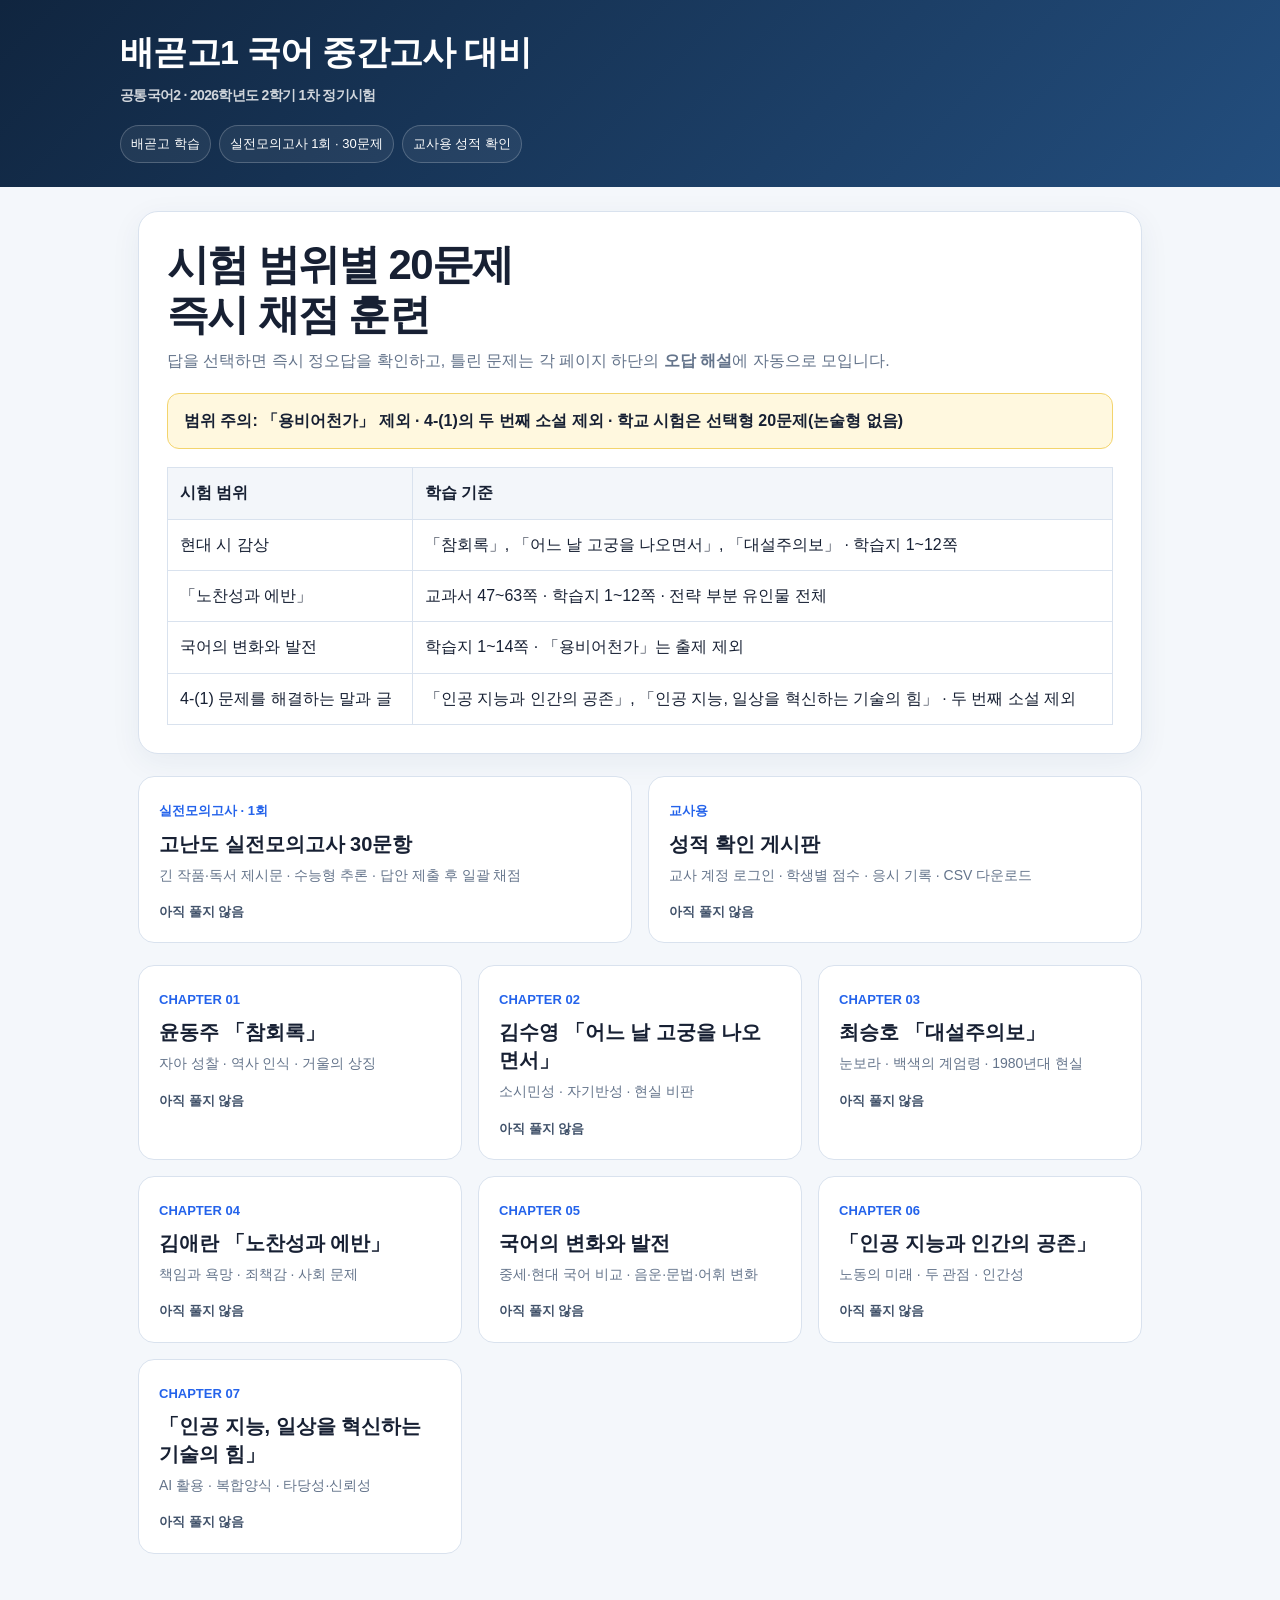
<file: 2026-2-midterm/index.html>
<!doctype html>
<html lang="ko">
<head><meta charset="utf-8"><meta name="viewport" content="width=device-width,initial-scale=1">
<title>배곧고1 2학기 1차 정기시험 대비</title><link rel="stylesheet" href="styles.css"></head>
<body>
<header class="site-header"><div class="header-inner">
  <div class="brand">배곧고1 국어 중간고사 대비<small>공통국어2 · 2026학년도 2학기 1차 정기시험</small></div><nav class="top-nav"><a href="index.html">배곧고 학습</a><a href="mock-1.html">실전모의고사 1회 · 30문제</a><a href="teacher.html">교사용 성적 확인</a></nav>
</div></header>
<main class="container">
  <section class="hero">
    <h1>시험 범위별 20문제<br>즉시 채점 훈련</h1>
    <p>답을 선택하면 즉시 정오답을 확인하고, 틀린 문제는 각 페이지 하단의 <b>오답 해설</b>에 자동으로 모입니다.</p>
    <div class="notice">범위 주의: <b>「용비어천가」 제외</b> · 4-(1)의 <b>두 번째 소설 제외</b> · 학교 시험은 선택형 20문제(논술형 없음)</div>
    <table class="range-table">
      <tr><th>시험 범위</th><th>학습 기준</th></tr>
      <tr><td>현대 시 감상</td><td>「참회록」, 「어느 날 고궁을 나오면서」, 「대설주의보」 · 학습지 1~12쪽</td></tr>
      <tr><td>「노찬성과 에반」</td><td>교과서 47~63쪽 · 학습지 1~12쪽 · 전략 부분 유인물 전체</td></tr>
      <tr><td>국어의 변화와 발전</td><td>학습지 1~14쪽 · 「용비어천가」는 출제 제외</td></tr>
      <tr><td>4-(1) 문제를 해결하는 말과 글</td><td>「인공 지능과 인간의 공존」, 「인공 지능, 일상을 혁신하는 기술의 힘」 · 두 번째 소설 제외</td></tr>
    </table>
  </section>
  <section class="grid" aria-label="실전모의고사">
    <a class="chapter-card" href="mock-1.html"><span class="chapter-no">실전모의고사 · 1회</span><h2>고난도 실전모의고사 30문항</h2><p>긴 작품·독서 제시문 · 수능형 추론 · 답안 제출 후 일괄 채점</p><div class="progress-mini">학생 이름을 적고 응시하기 →</div></a>
    <a class="chapter-card" href="teacher.html"><span class="chapter-no">교사용</span><h2>성적 확인 게시판</h2><p>교사 계정 로그인 · 학생별 점수 · 응시 기록 · CSV 다운로드</p><div class="progress-mini">승인된 교사만 열람 가능 →</div></a>
  </section><section class="grid" id="chapter-grid">
    <a class="chapter-card" data-id="chamhoerok" href="01-chamhoerok.html"><span class="chapter-no">CHAPTER 01</span><h2>윤동주 「참회록」</h2><p>자아 성찰 · 역사 인식 · 거울의 상징</p><div class="progress-mini"></div></a>
    <a class="chapter-card" data-id="gogung" href="02-gogung.html"><span class="chapter-no">CHAPTER 02</span><h2>김수영 「어느 날 고궁을 나오면서」</h2><p>소시민성 · 자기반성 · 현실 비판</p><div class="progress-mini"></div></a>
    <a class="chapter-card" data-id="daeseol" href="03-daeseol.html"><span class="chapter-no">CHAPTER 03</span><h2>최승호 「대설주의보」</h2><p>눈보라 · 백색의 계엄령 · 1980년대 현실</p><div class="progress-mini"></div></a>
    <a class="chapter-card" data-id="evan" href="04-evan.html"><span class="chapter-no">CHAPTER 04</span><h2>김애란 「노찬성과 에반」</h2><p>책임과 욕망 · 죄책감 · 사회 문제</p><div class="progress-mini"></div></a>
    <a class="chapter-card" data-id="language" href="05-language.html"><span class="chapter-no">CHAPTER 05</span><h2>국어의 변화와 발전</h2><p>중세·현대 국어 비교 · 음운·문법·어휘 변화</p><div class="progress-mini"></div></a>
    <a class="chapter-card" data-id="aicoexist" href="06-ai-coexist.html"><span class="chapter-no">CHAPTER 06</span><h2>「인공 지능과 인간의 공존」</h2><p>노동의 미래 · 두 관점 · 인간성</p><div class="progress-mini"></div></a>
    <a class="chapter-card" data-id="aiinnovation" href="07-ai-innovation.html"><span class="chapter-no">CHAPTER 07</span><h2>「인공 지능, 일상을 혁신하는 기술의 힘」</h2><p>AI 활용 · 복합양식 · 타당성·신뢰성</p><div class="progress-mini"></div></a>
  </section>
</main>

<script>
document.querySelectorAll(".chapter-card").forEach(card=>{
 const id=card.dataset.id, s=JSON.parse(localStorage.getItem("baegot2026mid:"+id)||"{}");
 const n=Object.keys(s).length; card.querySelector(".progress-mini").textContent=n?("풀이 기록 "+n+"/20"):"아직 풀지 않음";
});
</script>
</body></html>
</file>
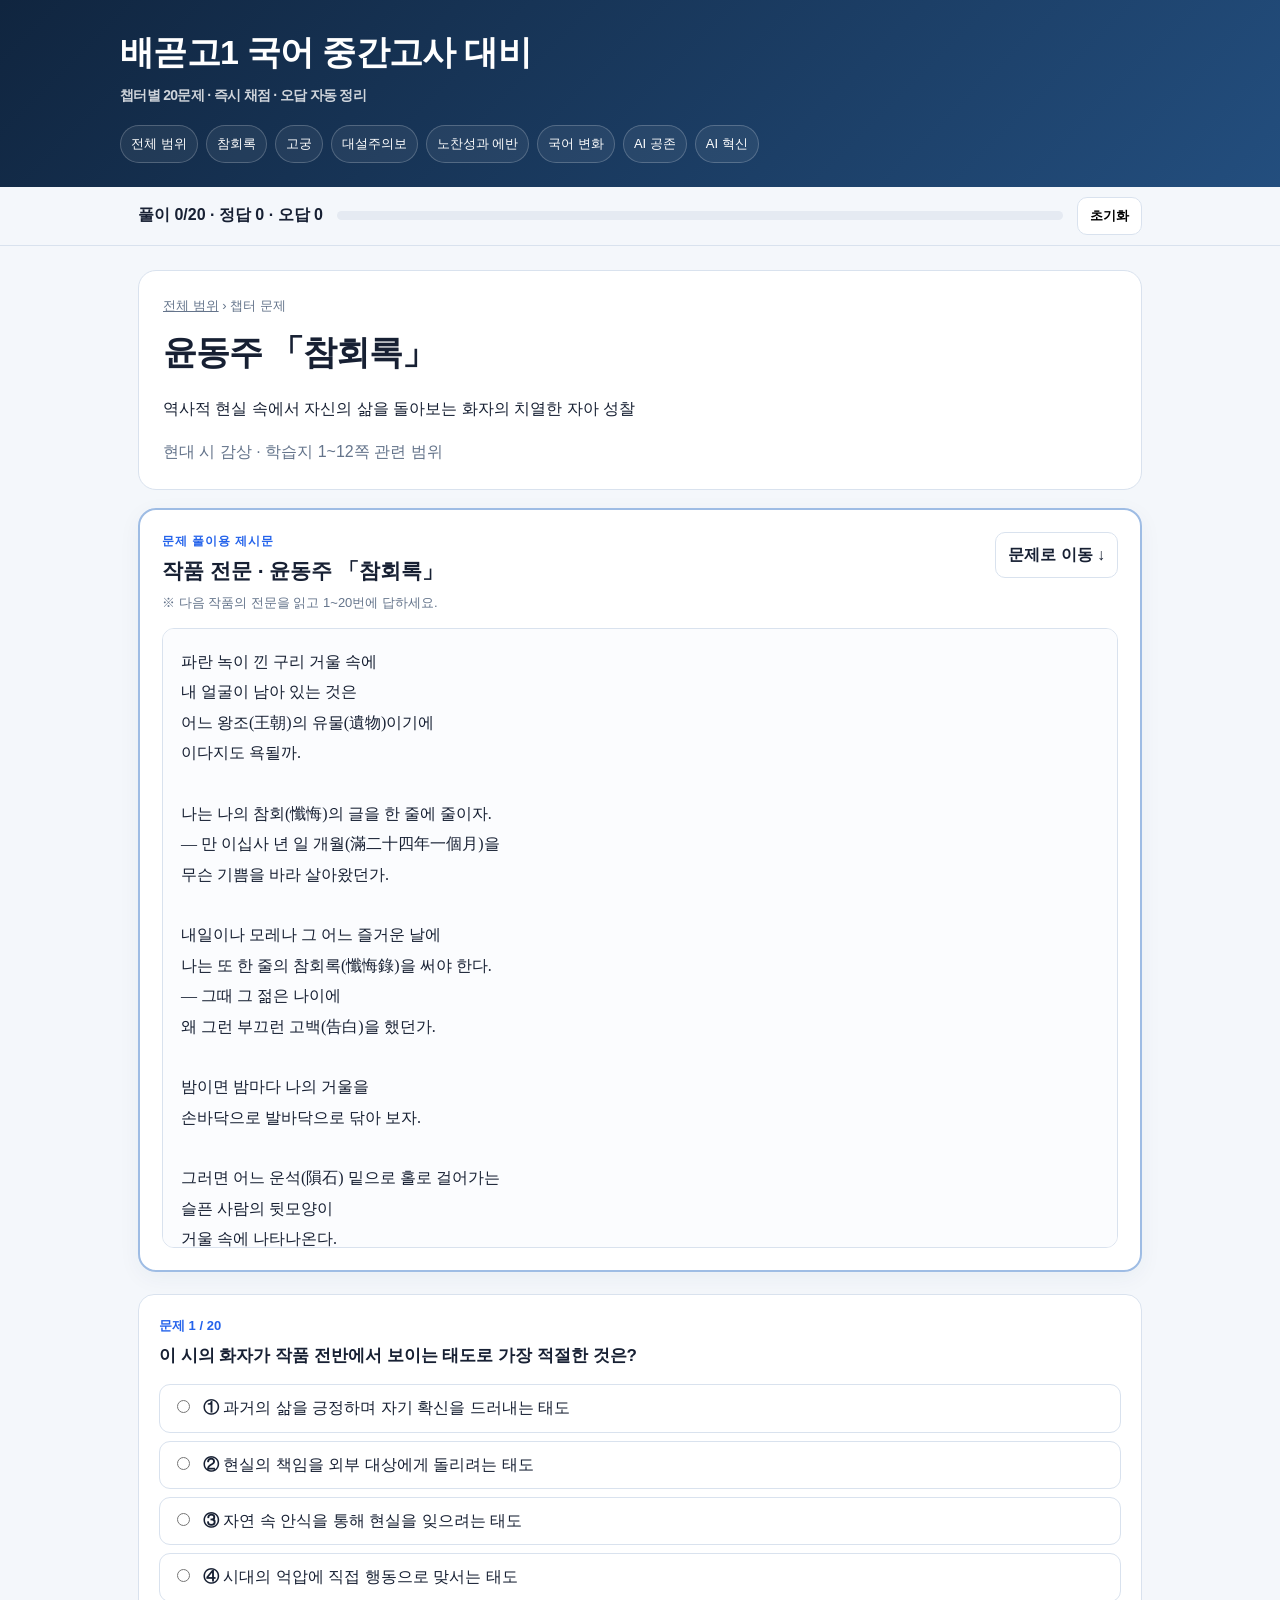
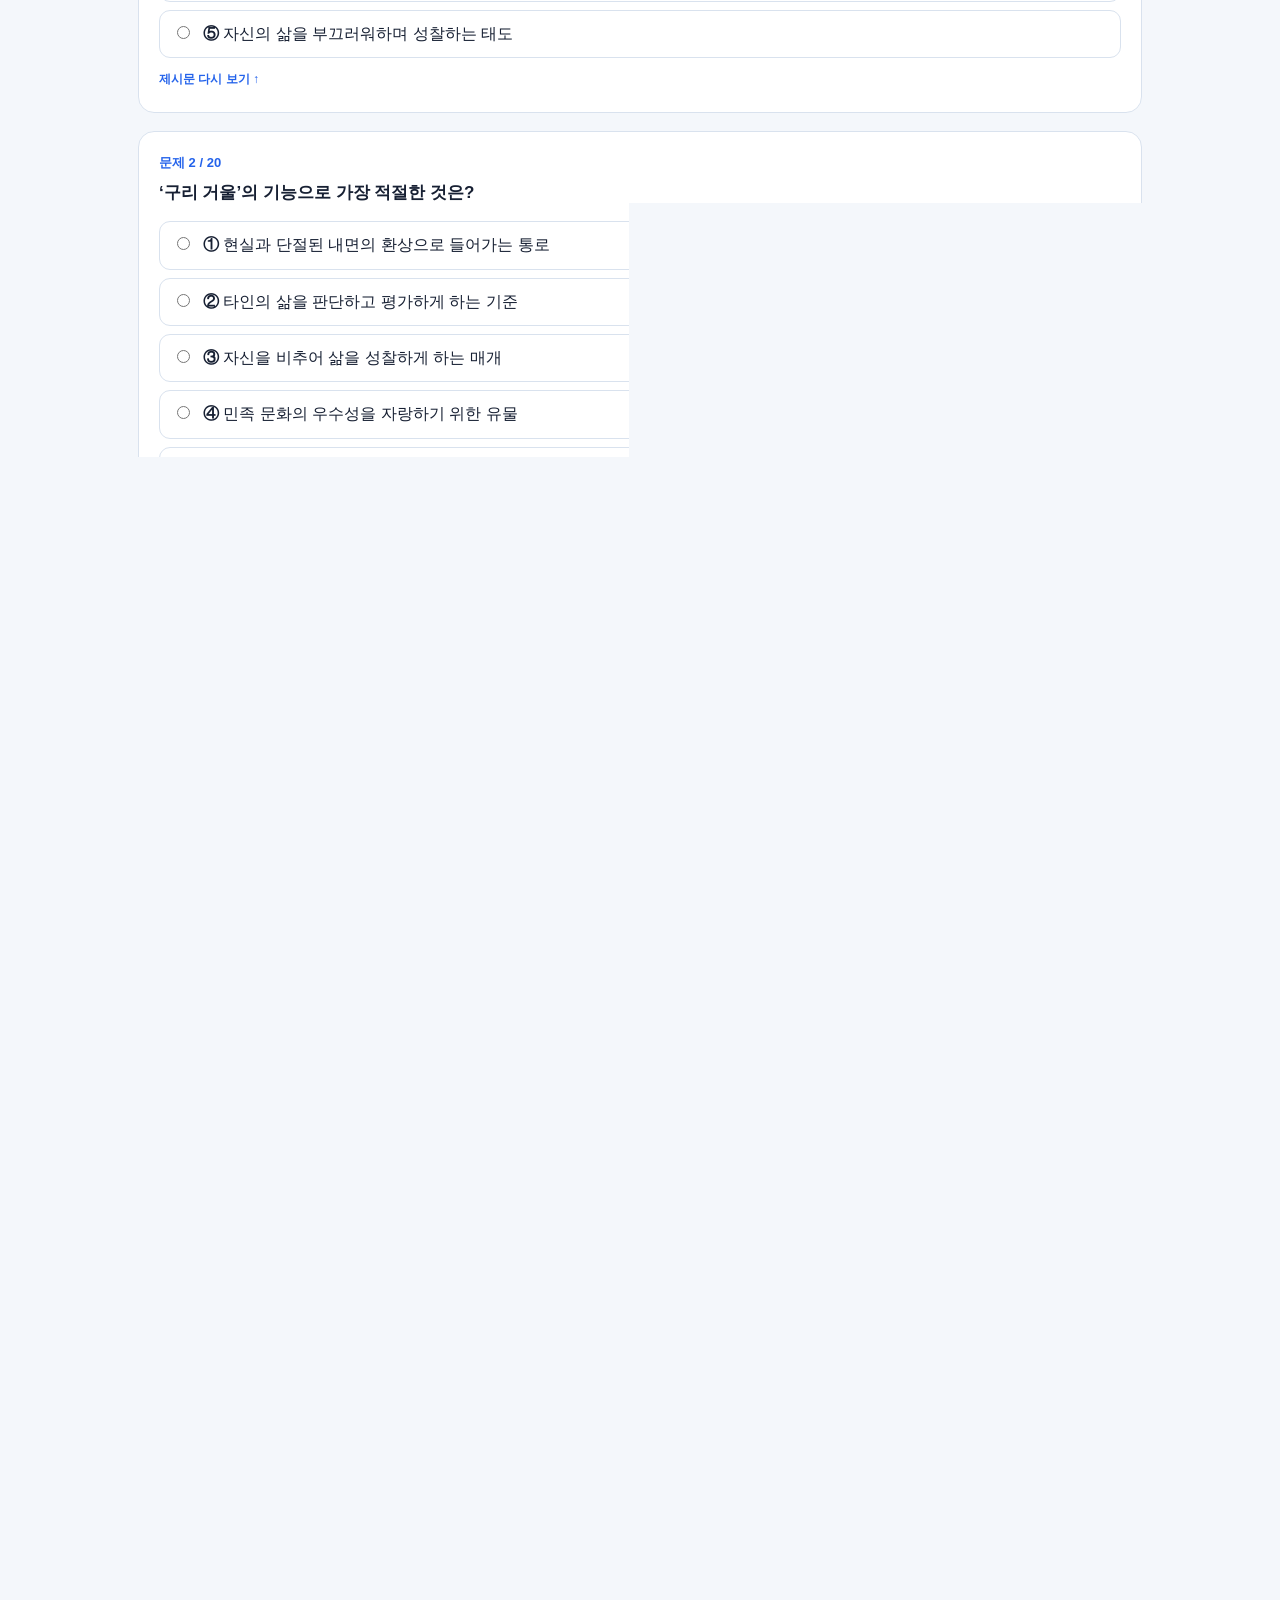
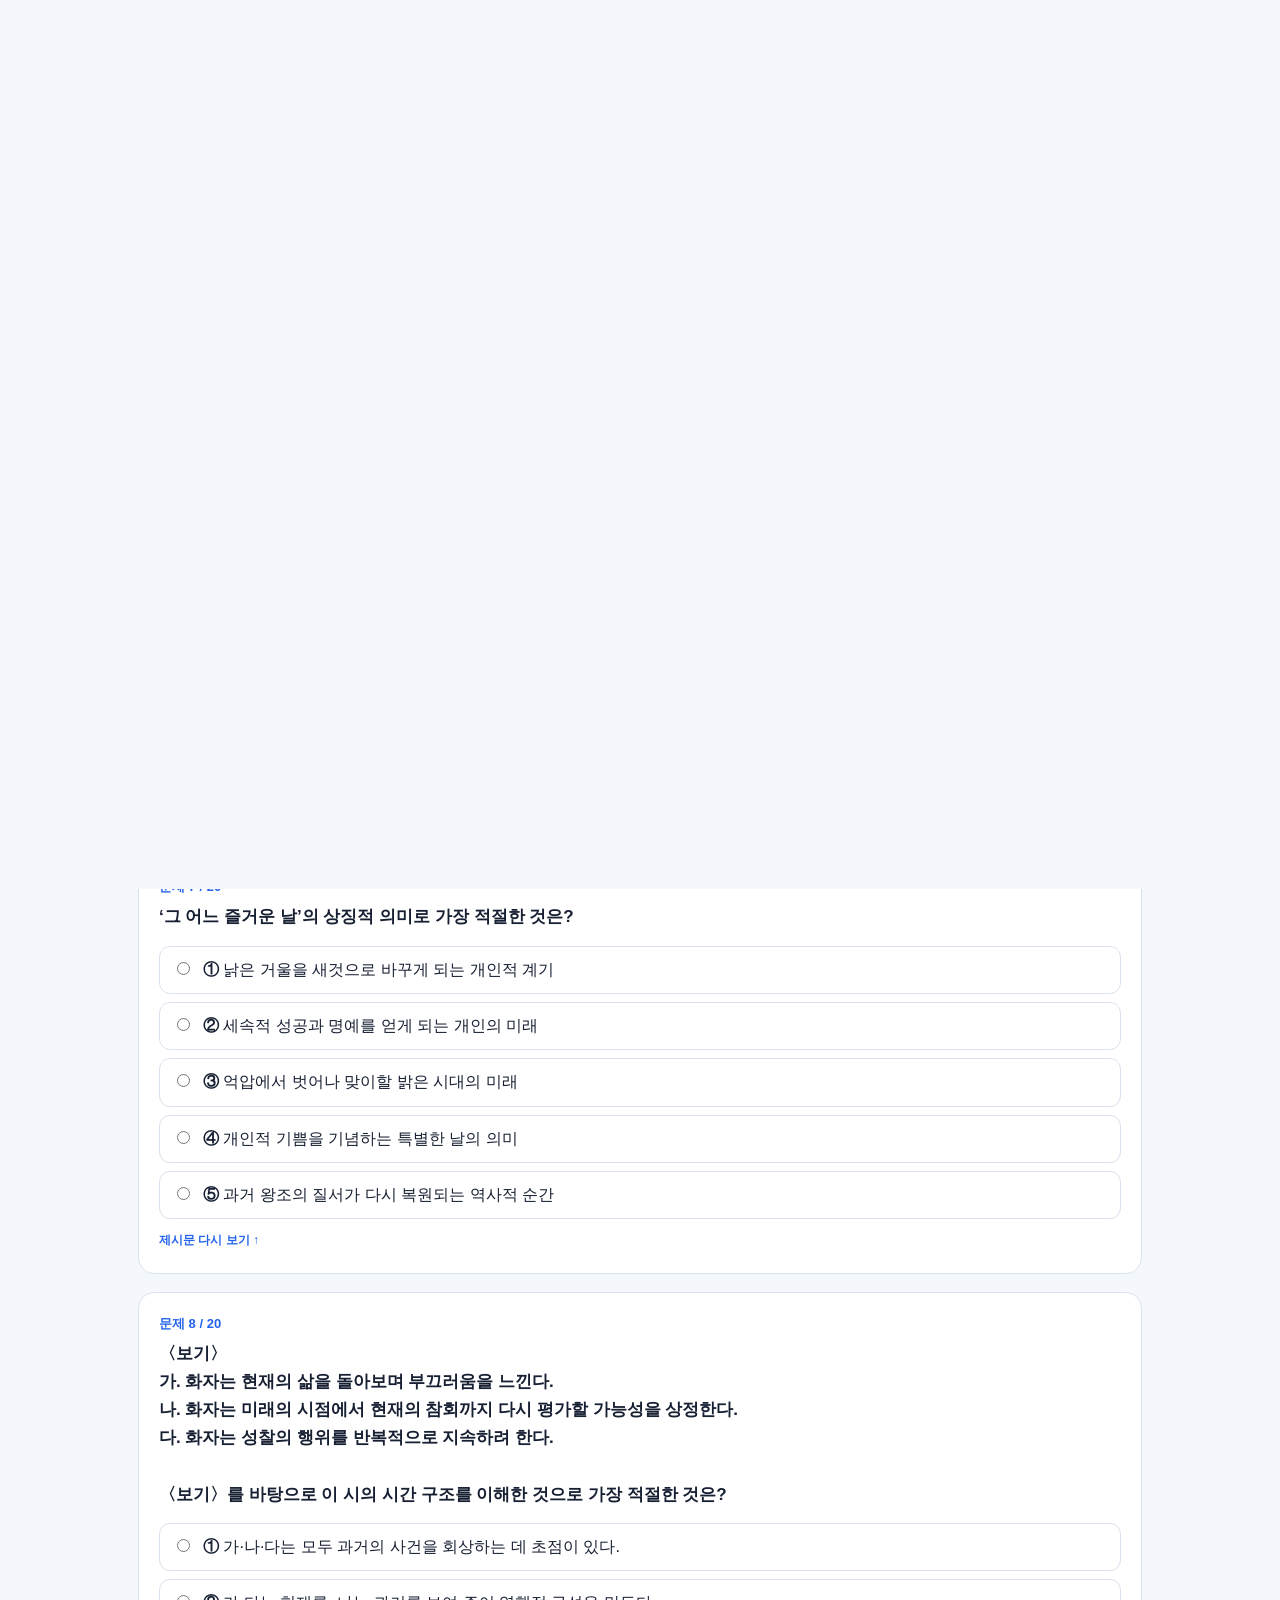
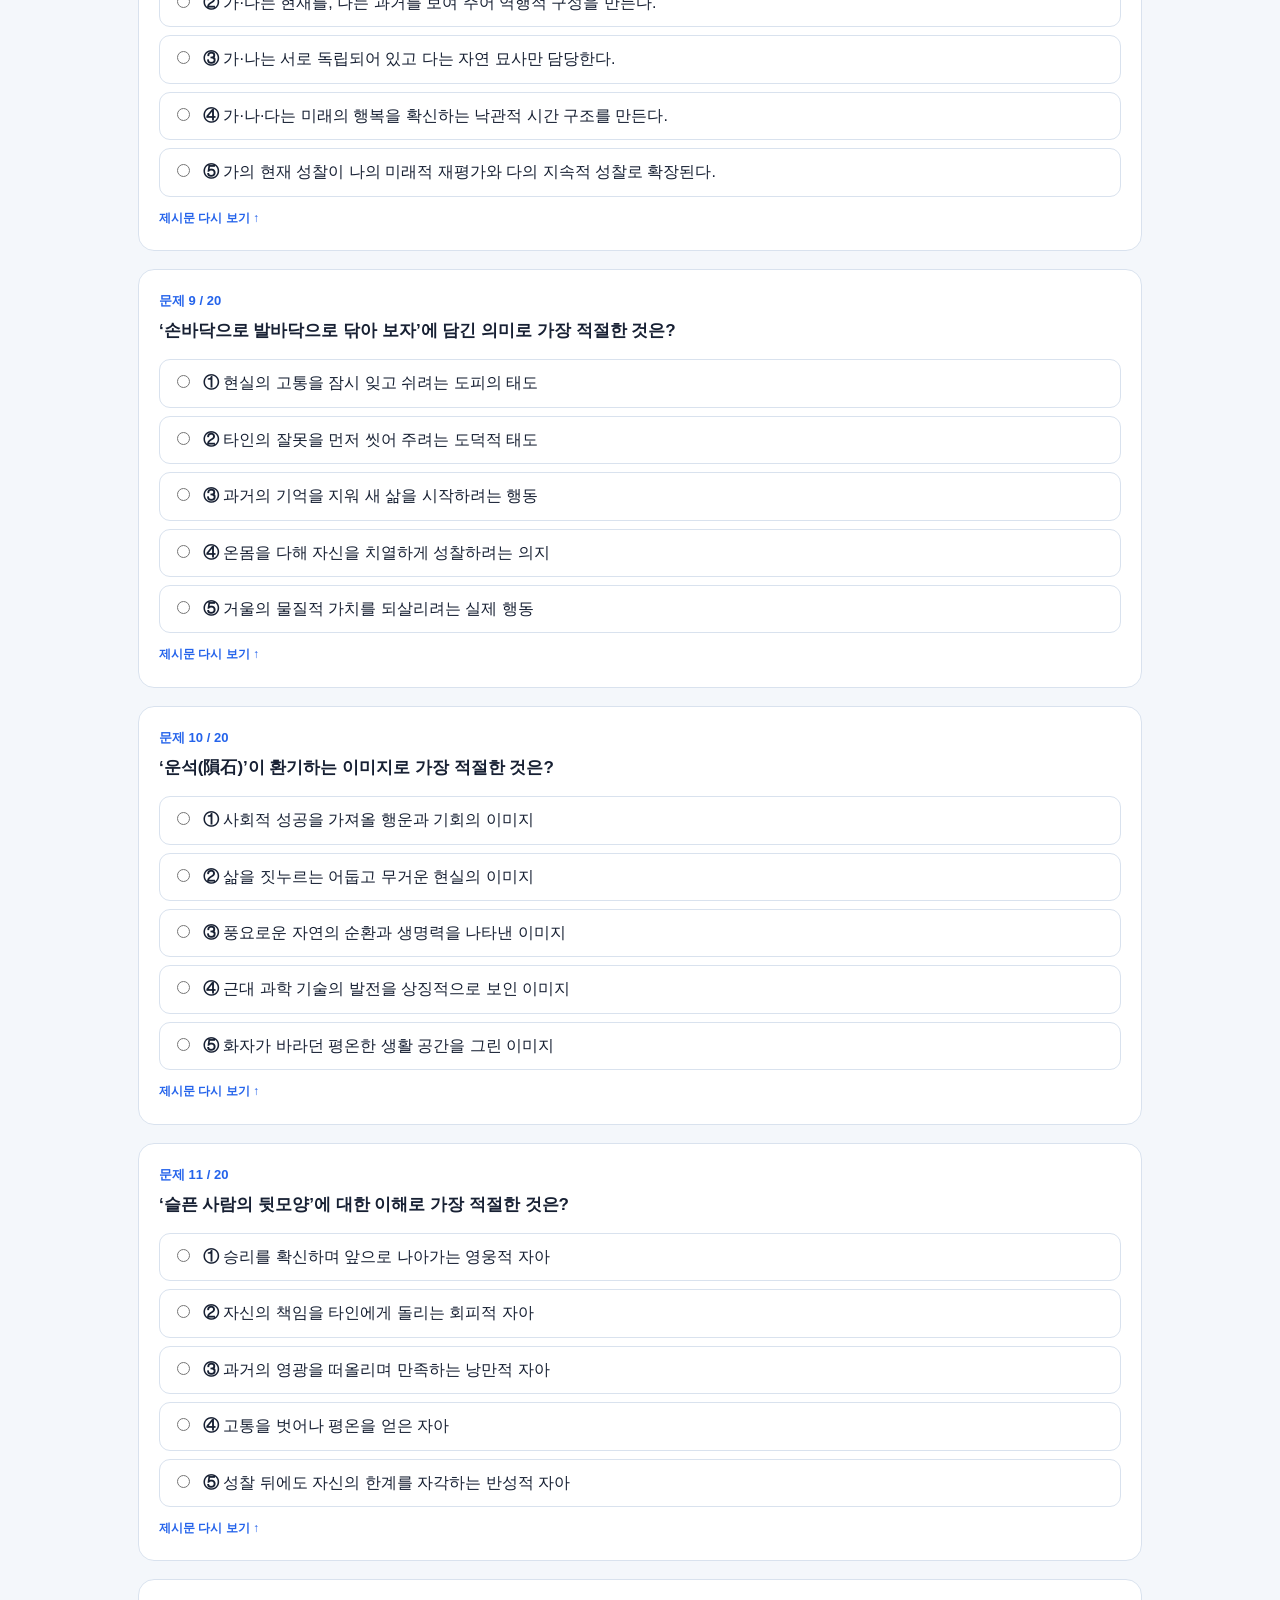
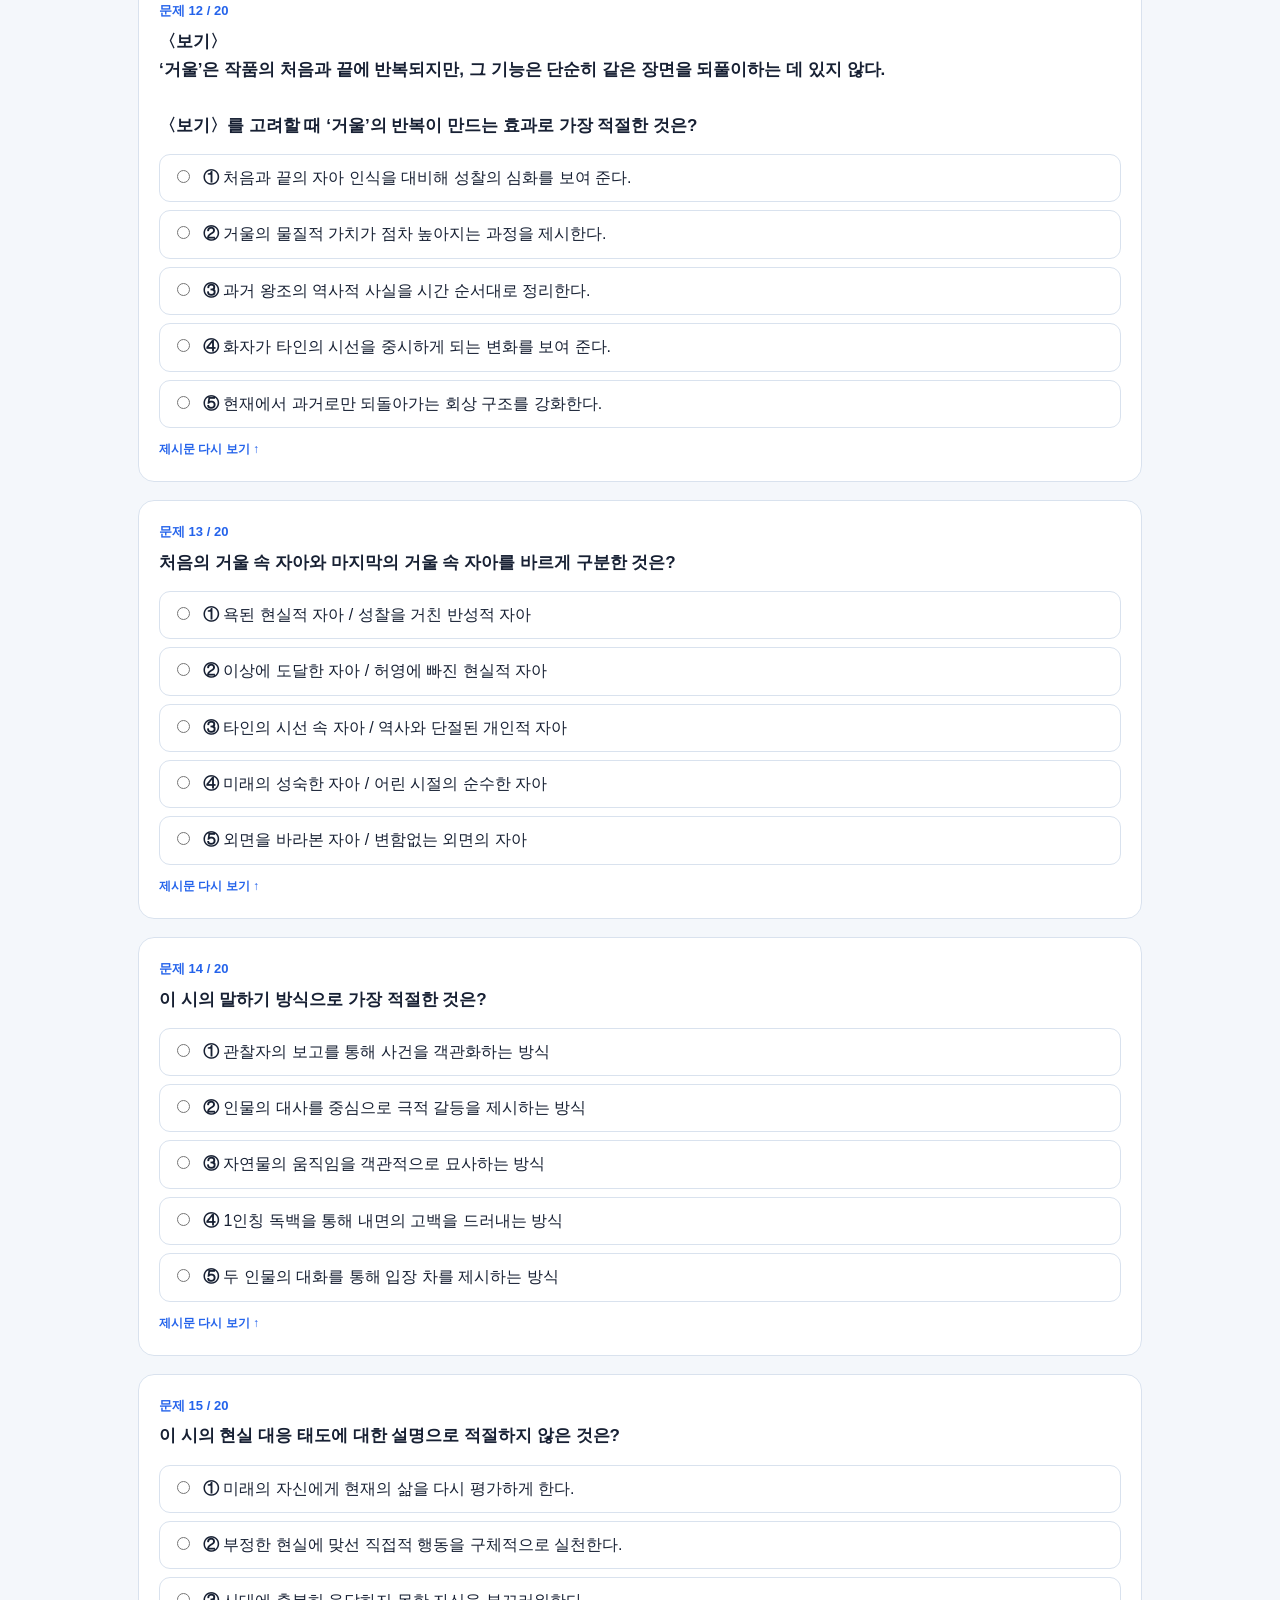
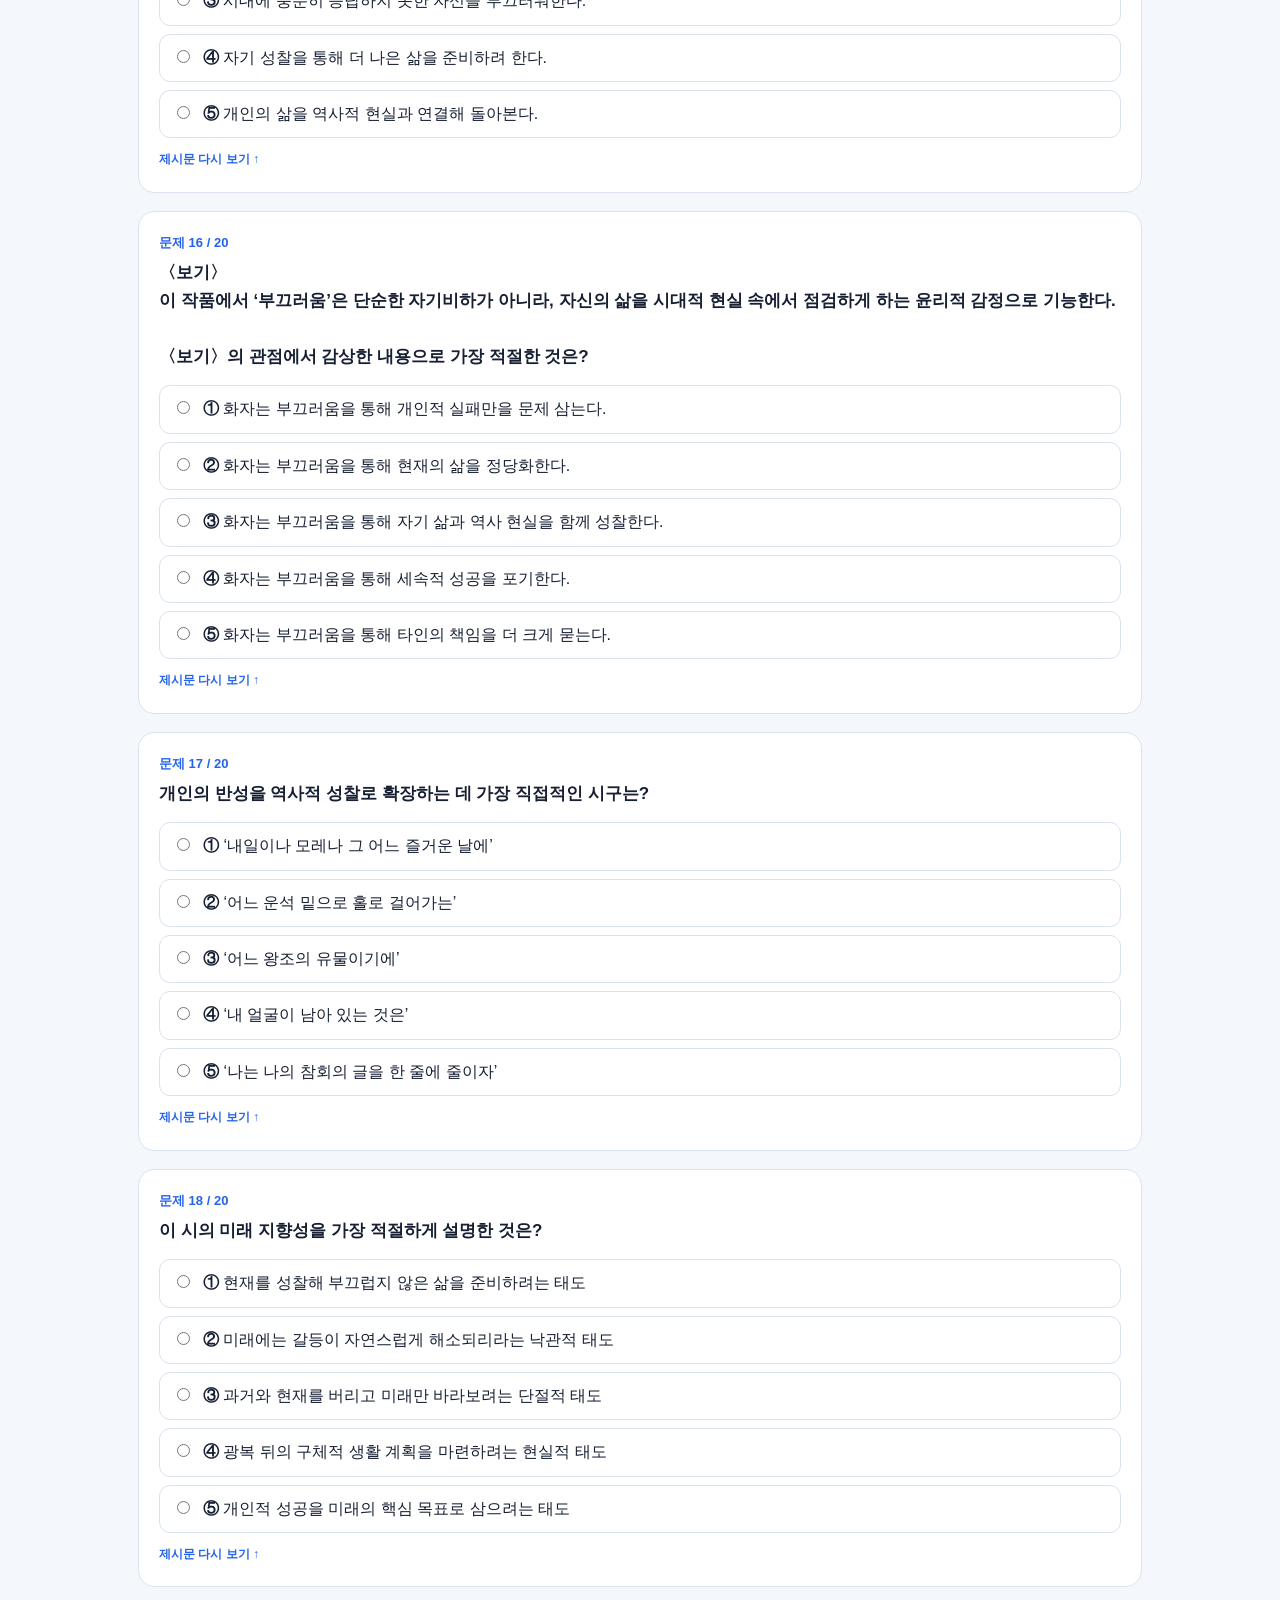
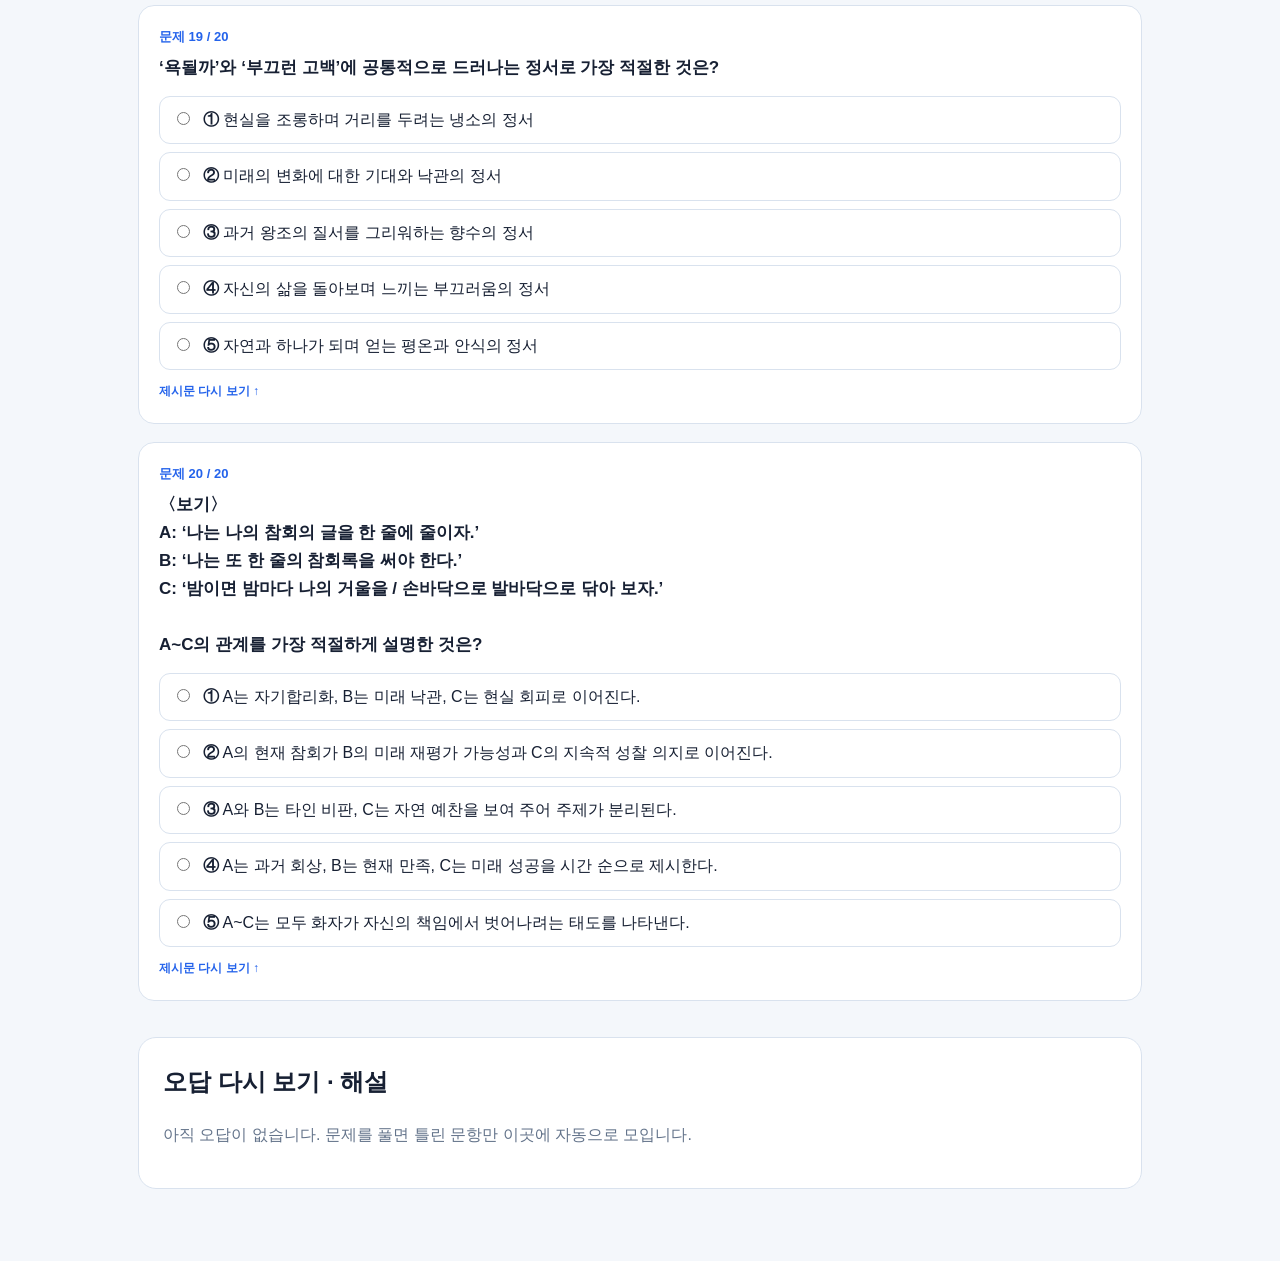
<file: 2026-2-midterm/01-chamhoerok.html>
<!doctype html><html lang="ko"><head><meta charset="utf-8"><meta name="viewport" content="width=device-width,initial-scale=1">
  <link rel="stylesheet" href="styles.css"><title>배곧고1 중간고사 대비</title></head><body>
  <header class="site-header"><div class="header-inner"><div class="brand">배곧고1 국어 중간고사 대비<small>챕터별 20문제 · 즉시 채점 · 오답 자동 정리</small></div>
  <nav class="top-nav"><a href="index.html">전체 범위</a><a href="01-chamhoerok.html">참회록</a><a href="02-gogung.html">고궁</a><a href="03-daeseol.html">대설주의보</a><a href="04-evan.html">노찬성과 에반</a><a href="05-language.html">국어 변화</a><a href="06-ai-coexist.html">AI 공존</a><a href="07-ai-innovation.html">AI 혁신</a></nav></div></header>
  <div class="statusbar"><div class="status-inner"><div class="score" id="score">풀이 0/20</div><div class="progress-track"><div class="progress-fill" id="progress-fill"></div></div><button id="reset" class="btn btn-light">초기화</button></div></div>
  <main class="container"><section class="chapter-head"><div class="breadcrumb"><a href="index.html">전체 범위</a> › 챕터 문제</div><h1 id="chapter-title"></h1><p id="chapter-subtitle"></p><p class="range" id="chapter-range"></p></section>
  <section id="source-box" class="source-box"></section><section id="questions" class="questions"></section>
  <section class="wrong-section"><h2>오답 다시 보기 · 해설</h2><p id="wrong-empty" class="wrong-empty">아직 오답이 없습니다. 문제를 풀면 틀린 문항만 이곳에 자동으로 모입니다.</p><div id="wrong-list" class="wrong-list"></div></section></main>
  
  <script>window.CHAPTER_ID="chamhoerok";</script><script src="data.js"></script><script src="app.js"></script></body></html>
</file>
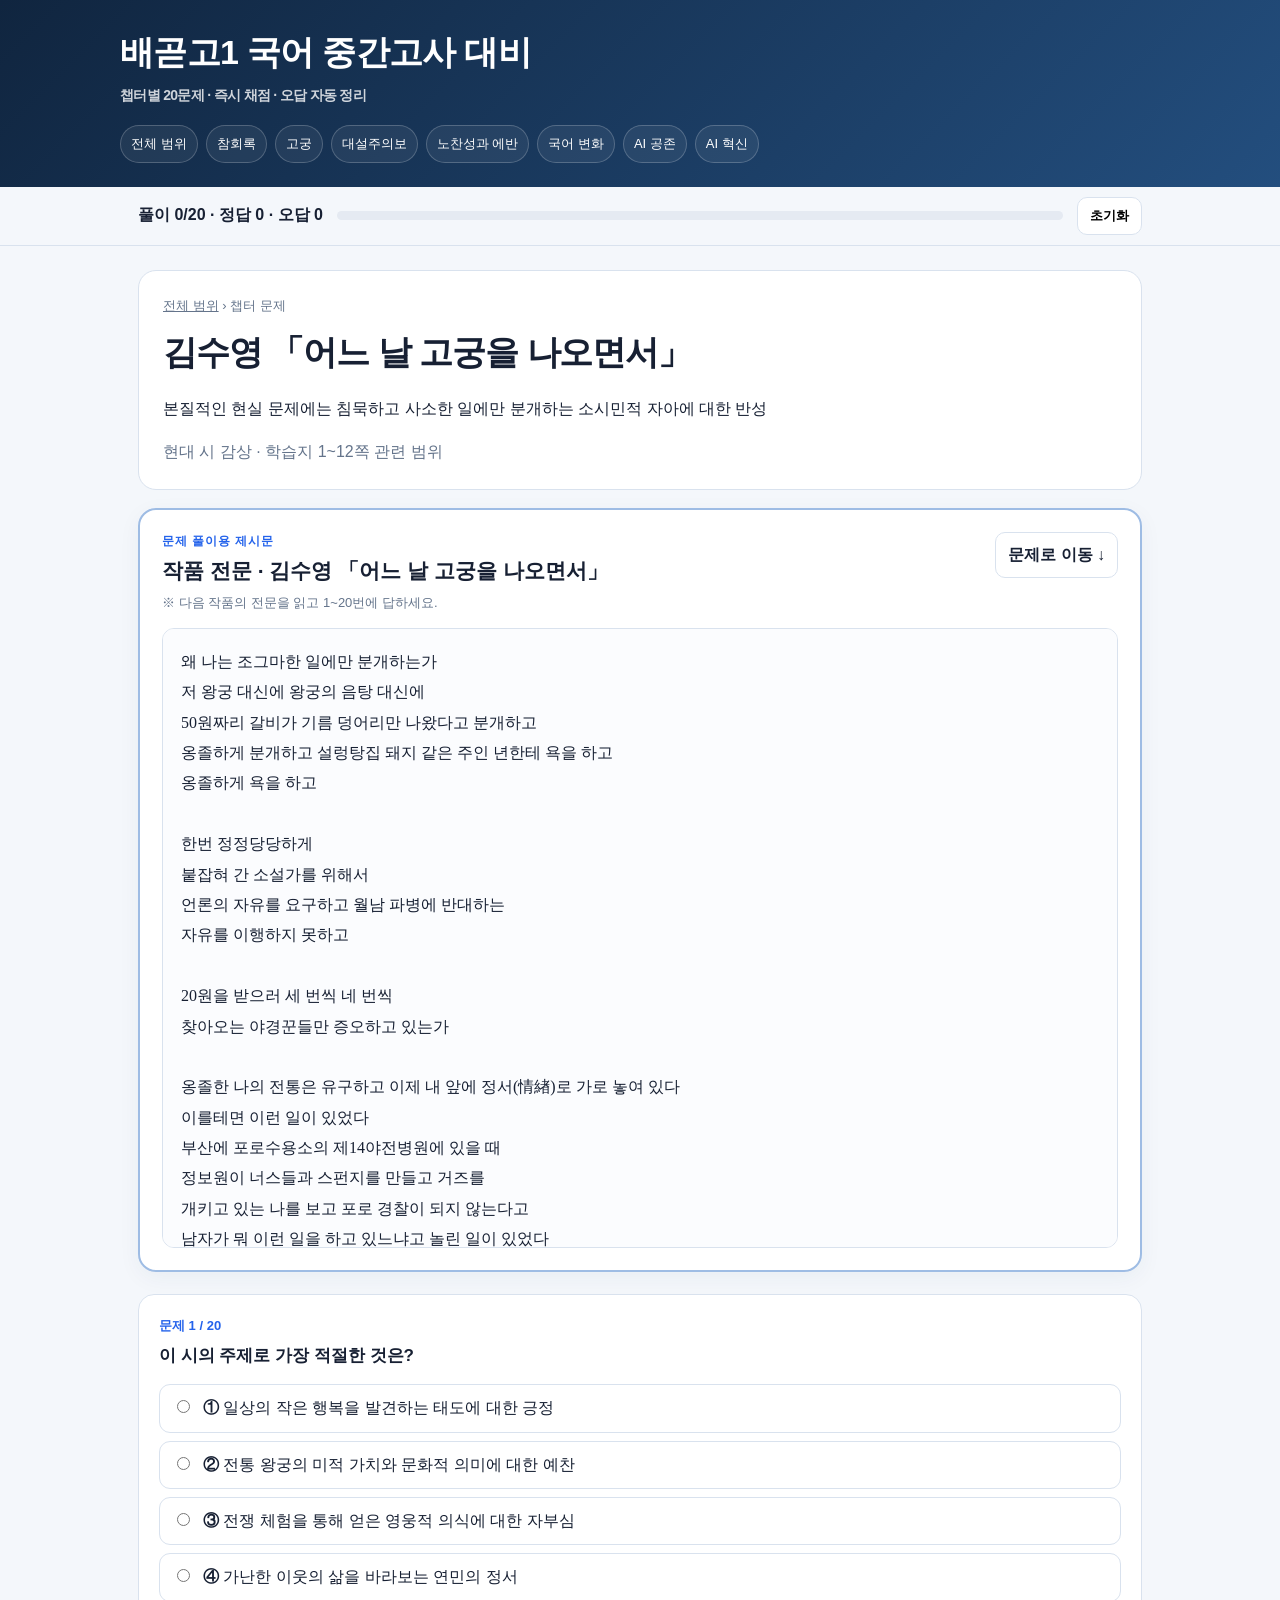
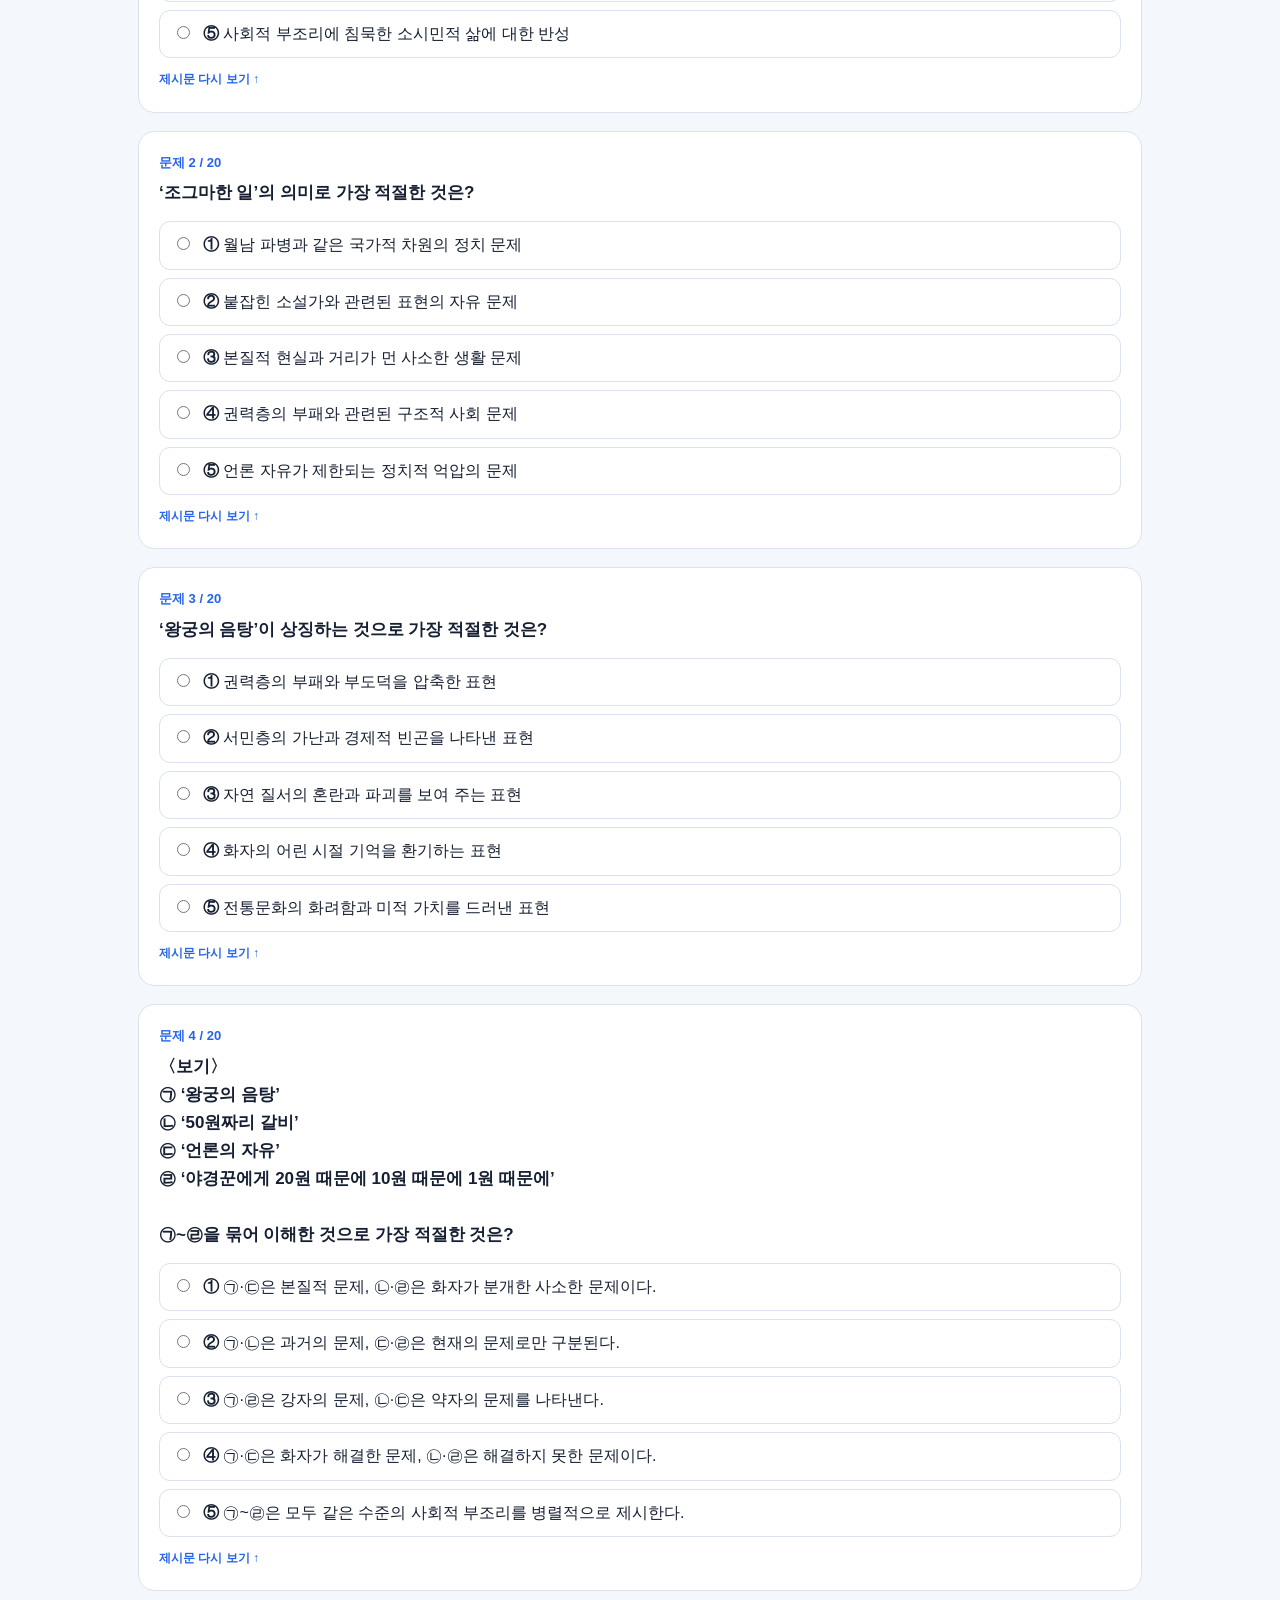
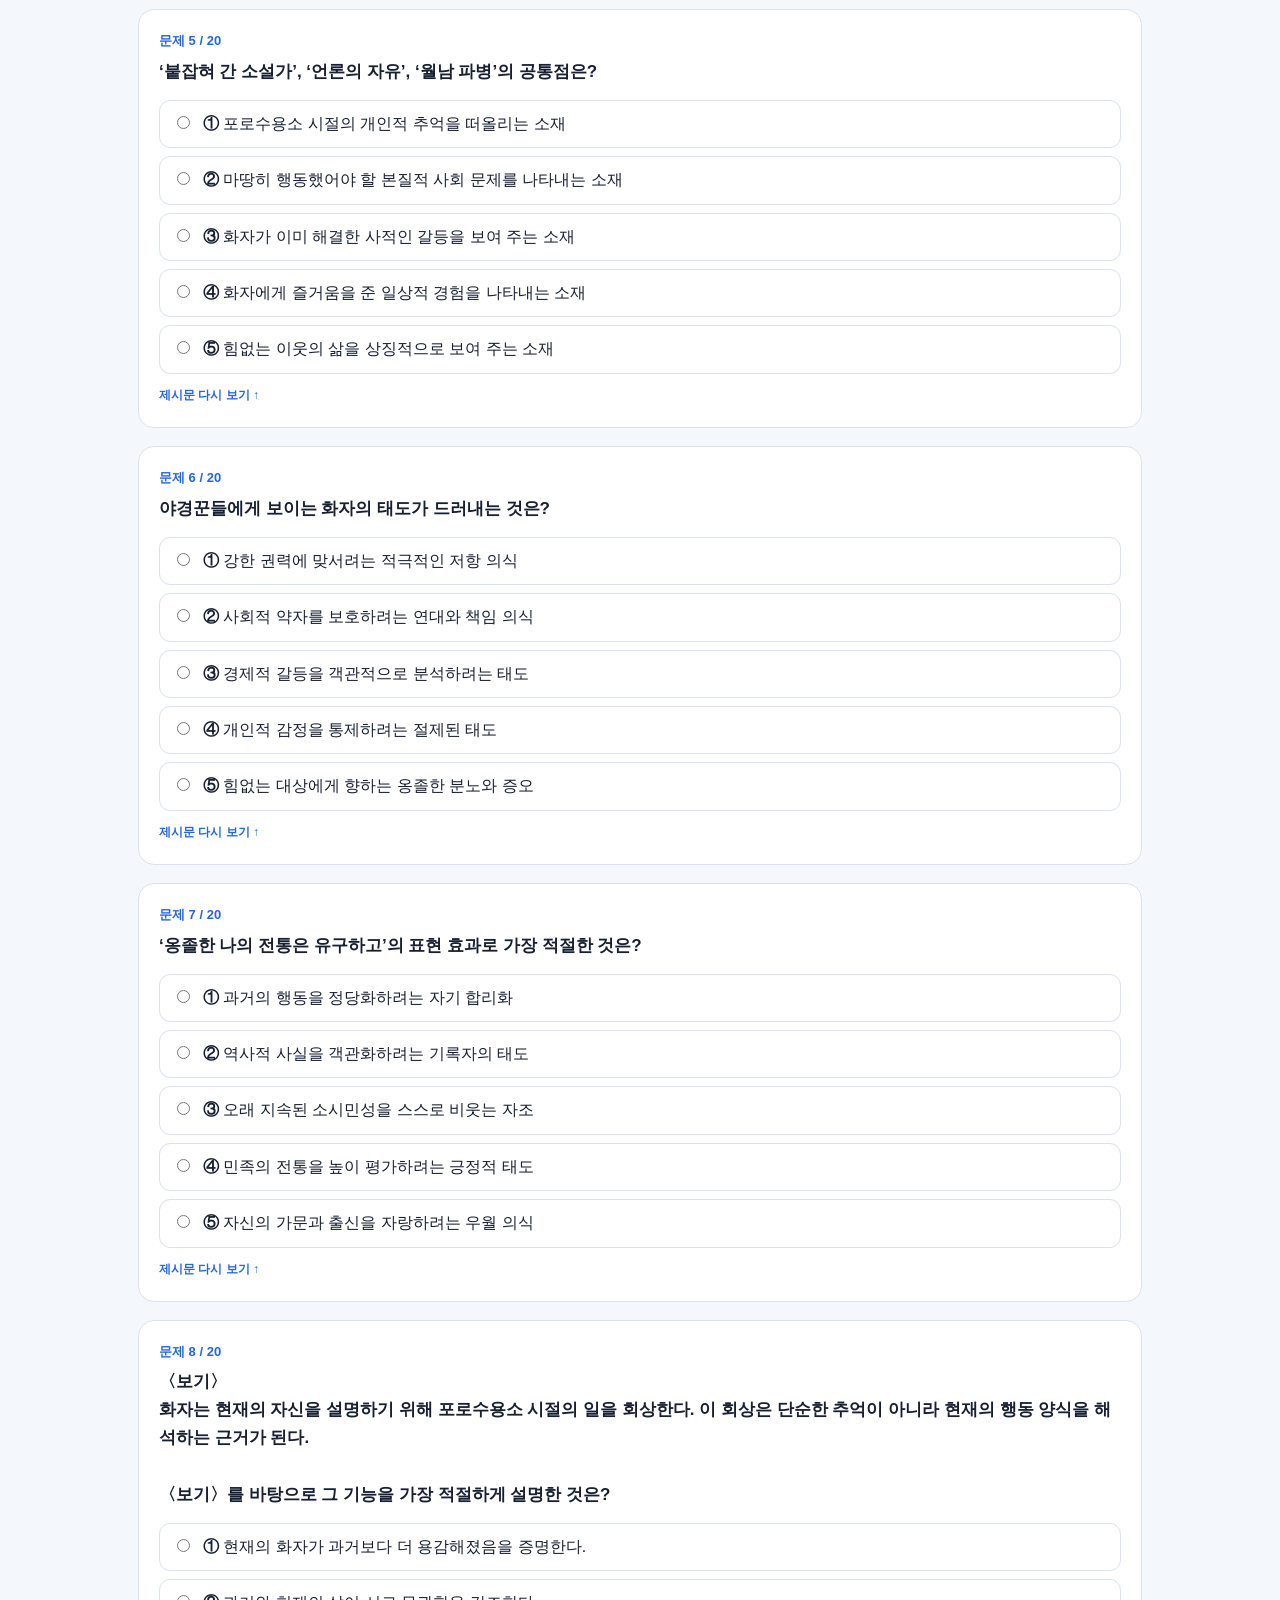
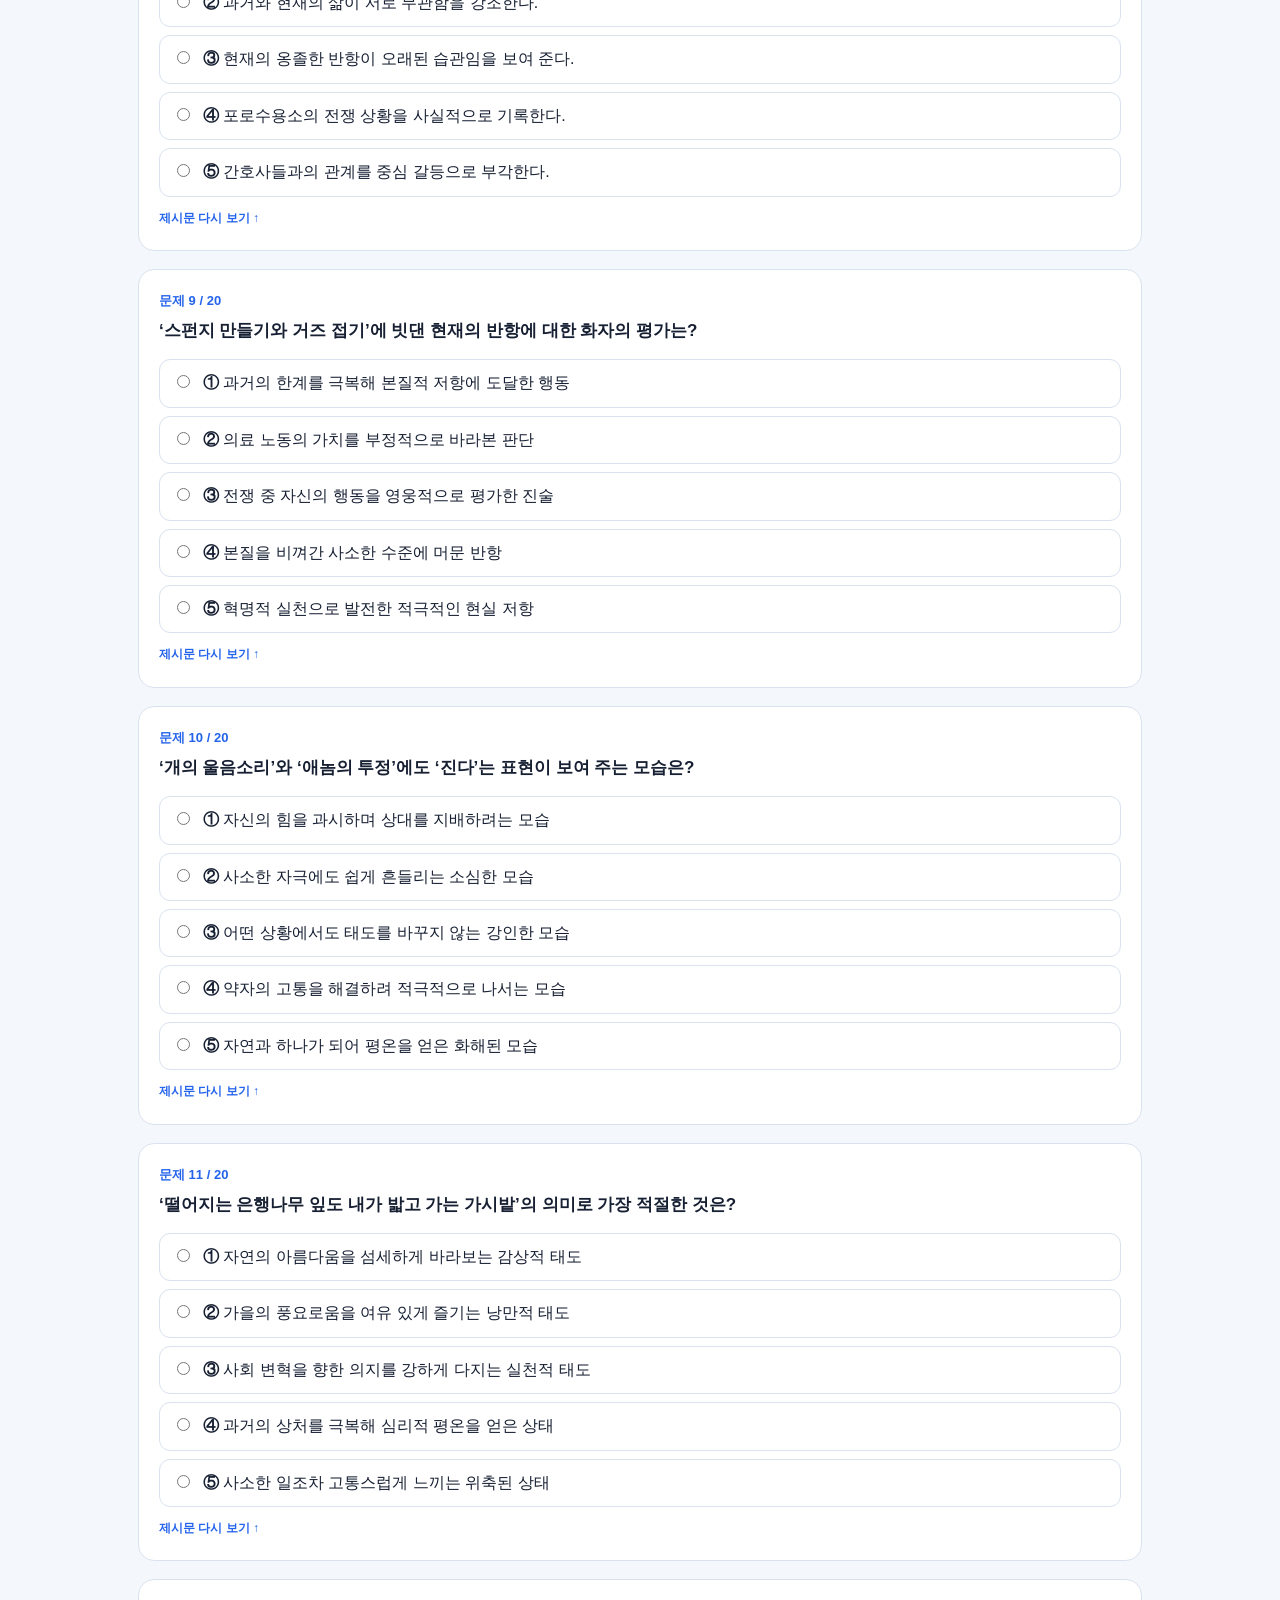
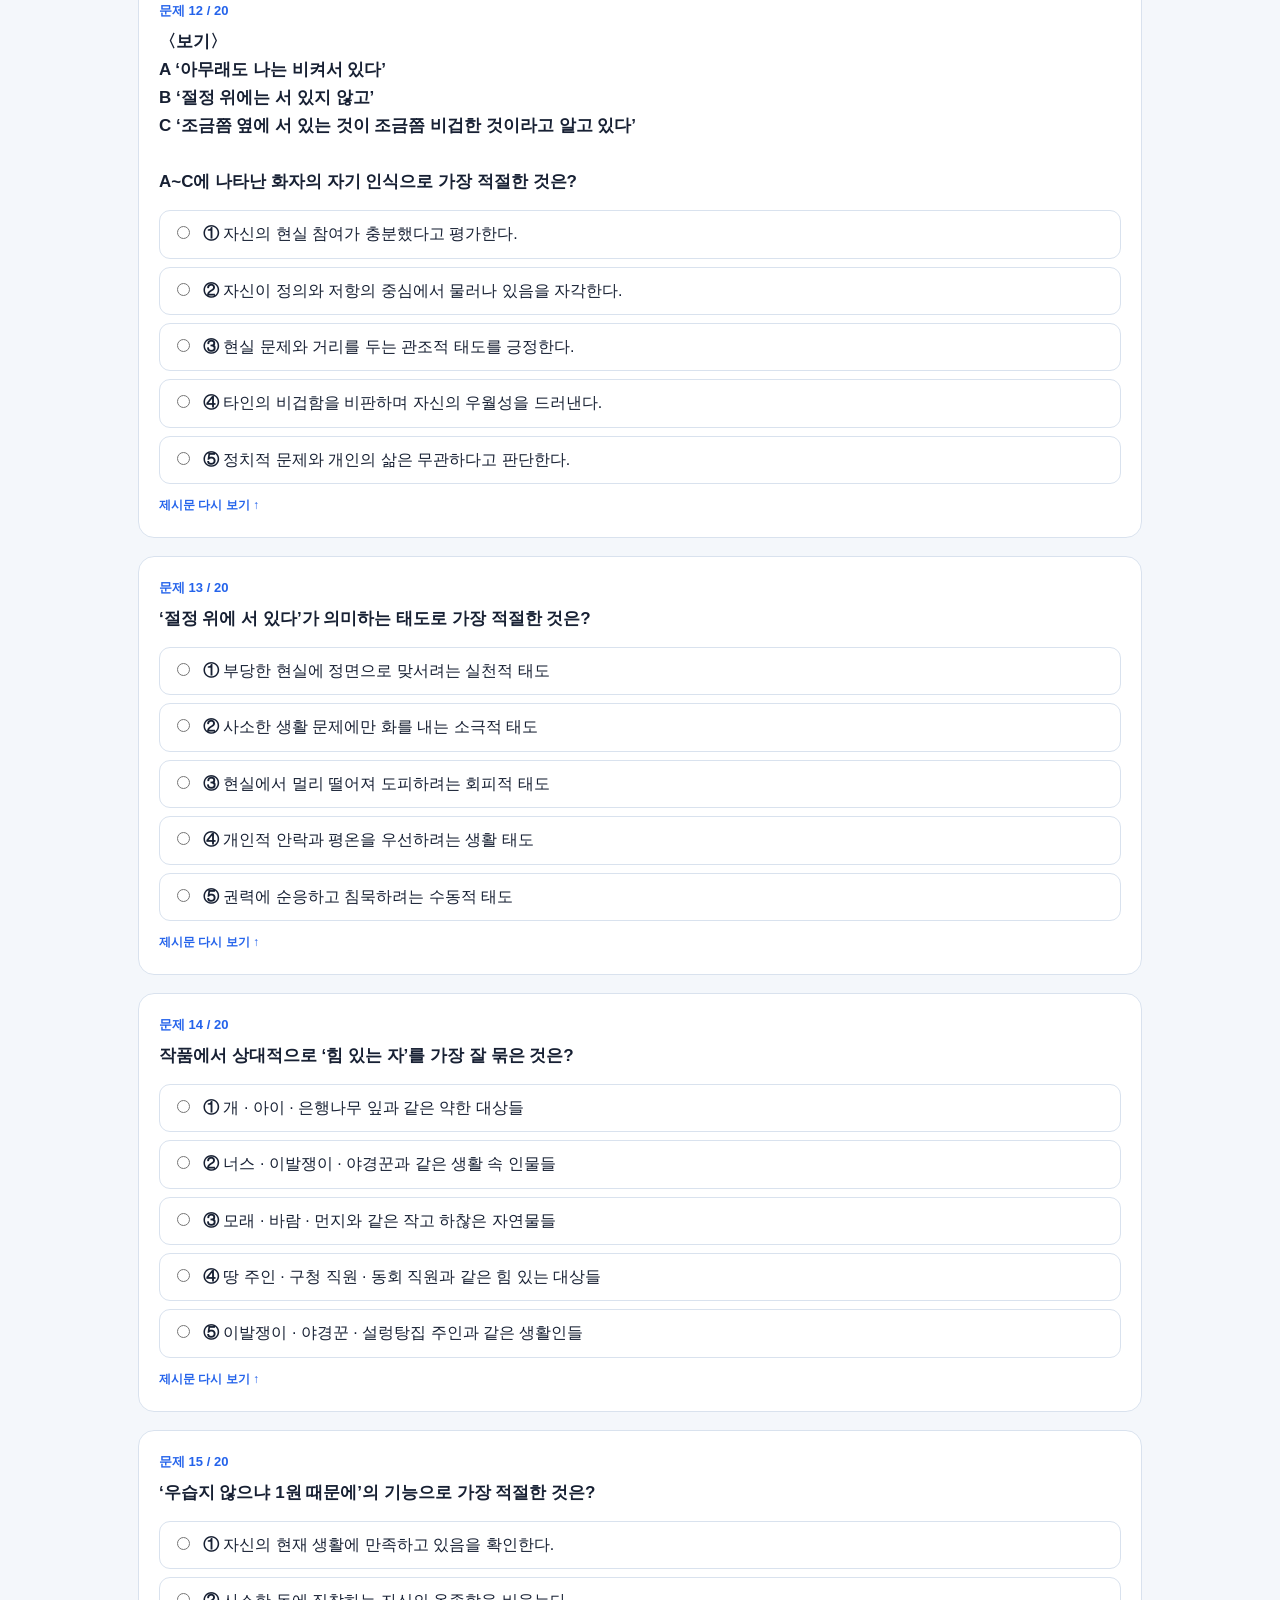
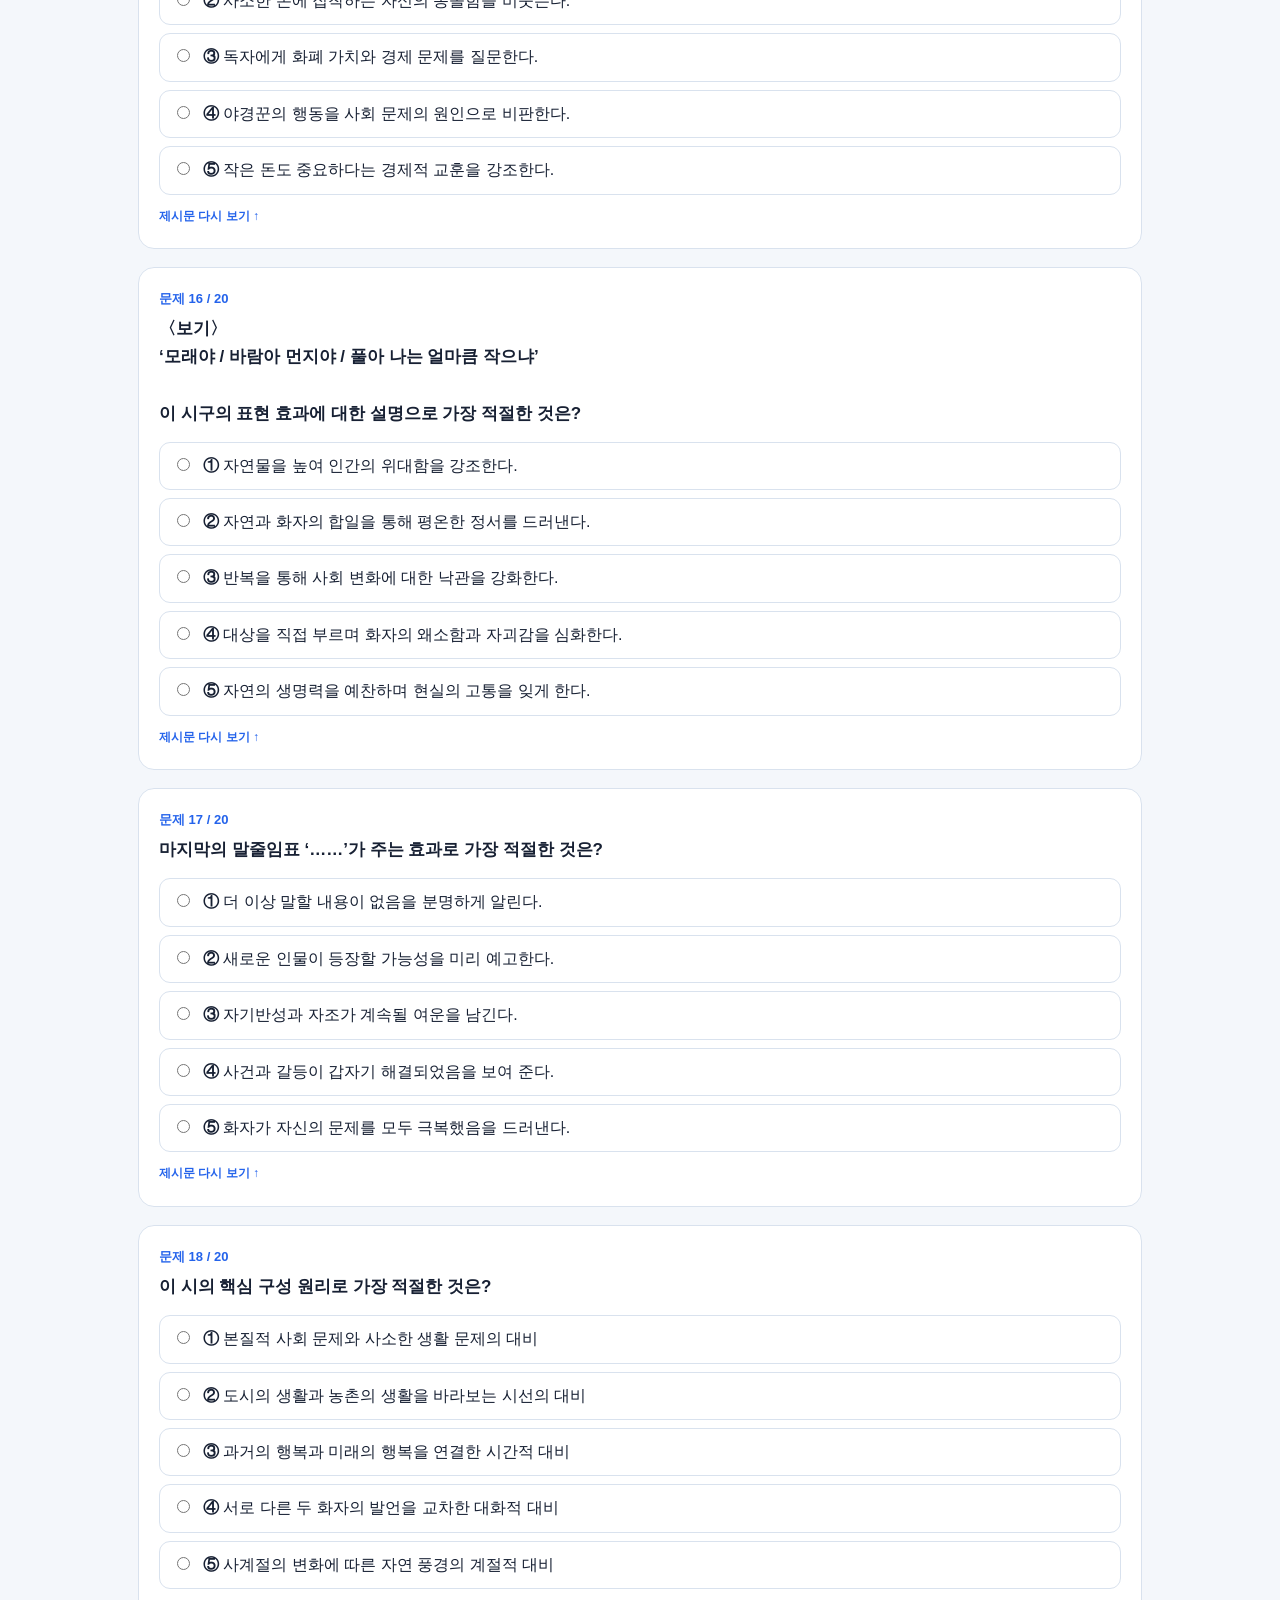
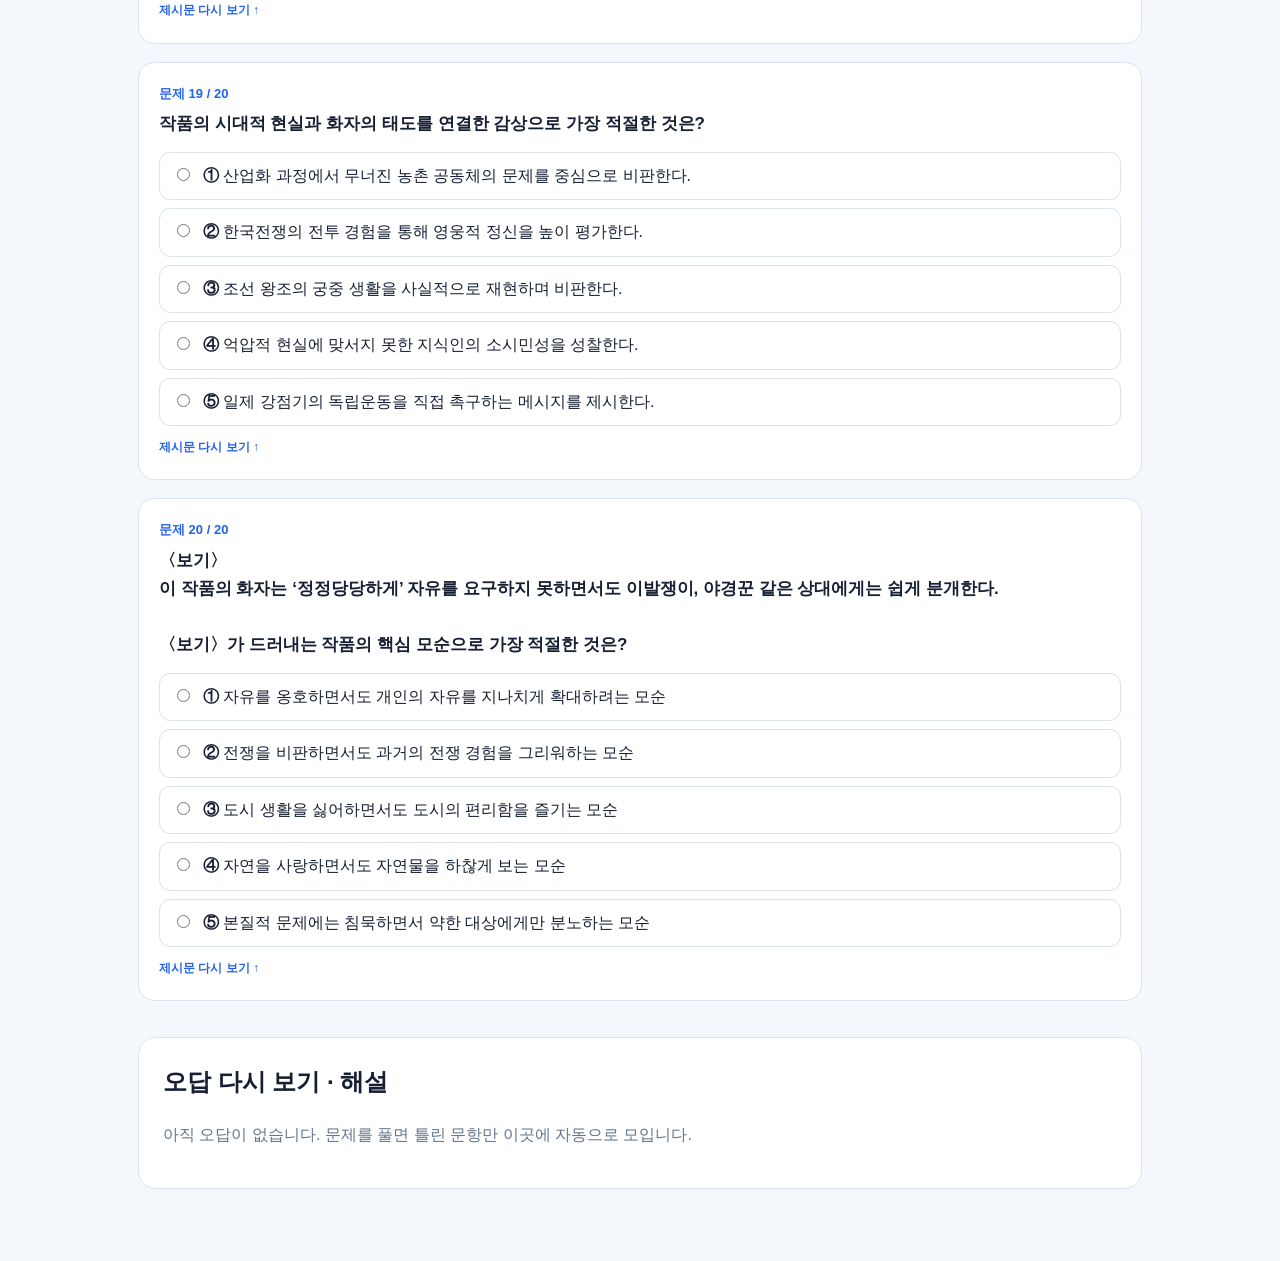
<file: 2026-2-midterm/02-gogung.html>
<!doctype html><html lang="ko"><head><meta charset="utf-8"><meta name="viewport" content="width=device-width,initial-scale=1">
  <link rel="stylesheet" href="styles.css"><title>배곧고1 중간고사 대비</title></head><body>
  <header class="site-header"><div class="header-inner"><div class="brand">배곧고1 국어 중간고사 대비<small>챕터별 20문제 · 즉시 채점 · 오답 자동 정리</small></div>
  <nav class="top-nav"><a href="index.html">전체 범위</a><a href="01-chamhoerok.html">참회록</a><a href="02-gogung.html">고궁</a><a href="03-daeseol.html">대설주의보</a><a href="04-evan.html">노찬성과 에반</a><a href="05-language.html">국어 변화</a><a href="06-ai-coexist.html">AI 공존</a><a href="07-ai-innovation.html">AI 혁신</a></nav></div></header>
  <div class="statusbar"><div class="status-inner"><div class="score" id="score">풀이 0/20</div><div class="progress-track"><div class="progress-fill" id="progress-fill"></div></div><button id="reset" class="btn btn-light">초기화</button></div></div>
  <main class="container"><section class="chapter-head"><div class="breadcrumb"><a href="index.html">전체 범위</a> › 챕터 문제</div><h1 id="chapter-title"></h1><p id="chapter-subtitle"></p><p class="range" id="chapter-range"></p></section>
  <section id="source-box" class="source-box"></section><section id="questions" class="questions"></section>
  <section class="wrong-section"><h2>오답 다시 보기 · 해설</h2><p id="wrong-empty" class="wrong-empty">아직 오답이 없습니다. 문제를 풀면 틀린 문항만 이곳에 자동으로 모입니다.</p><div id="wrong-list" class="wrong-list"></div></section></main>
  
  <script>window.CHAPTER_ID="gogung";</script><script src="data.js"></script><script src="app.js"></script></body></html>
</file>
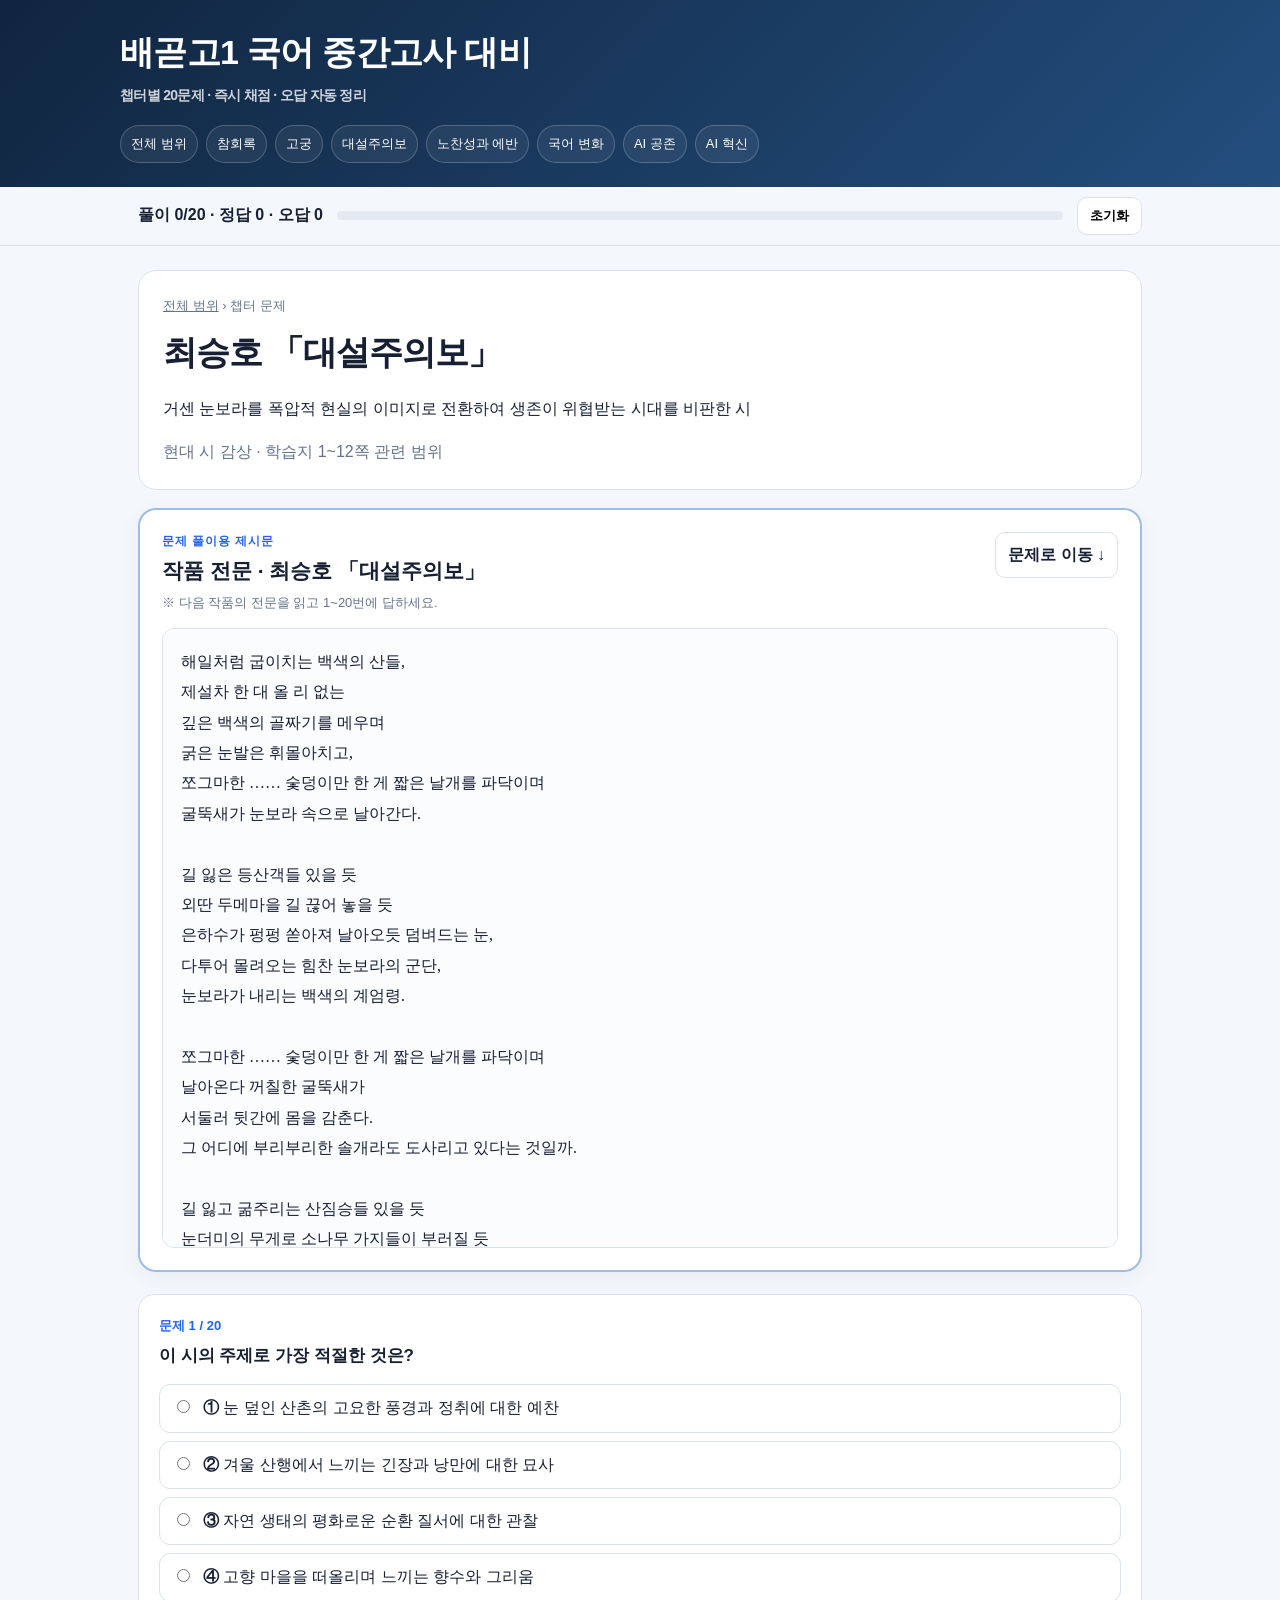
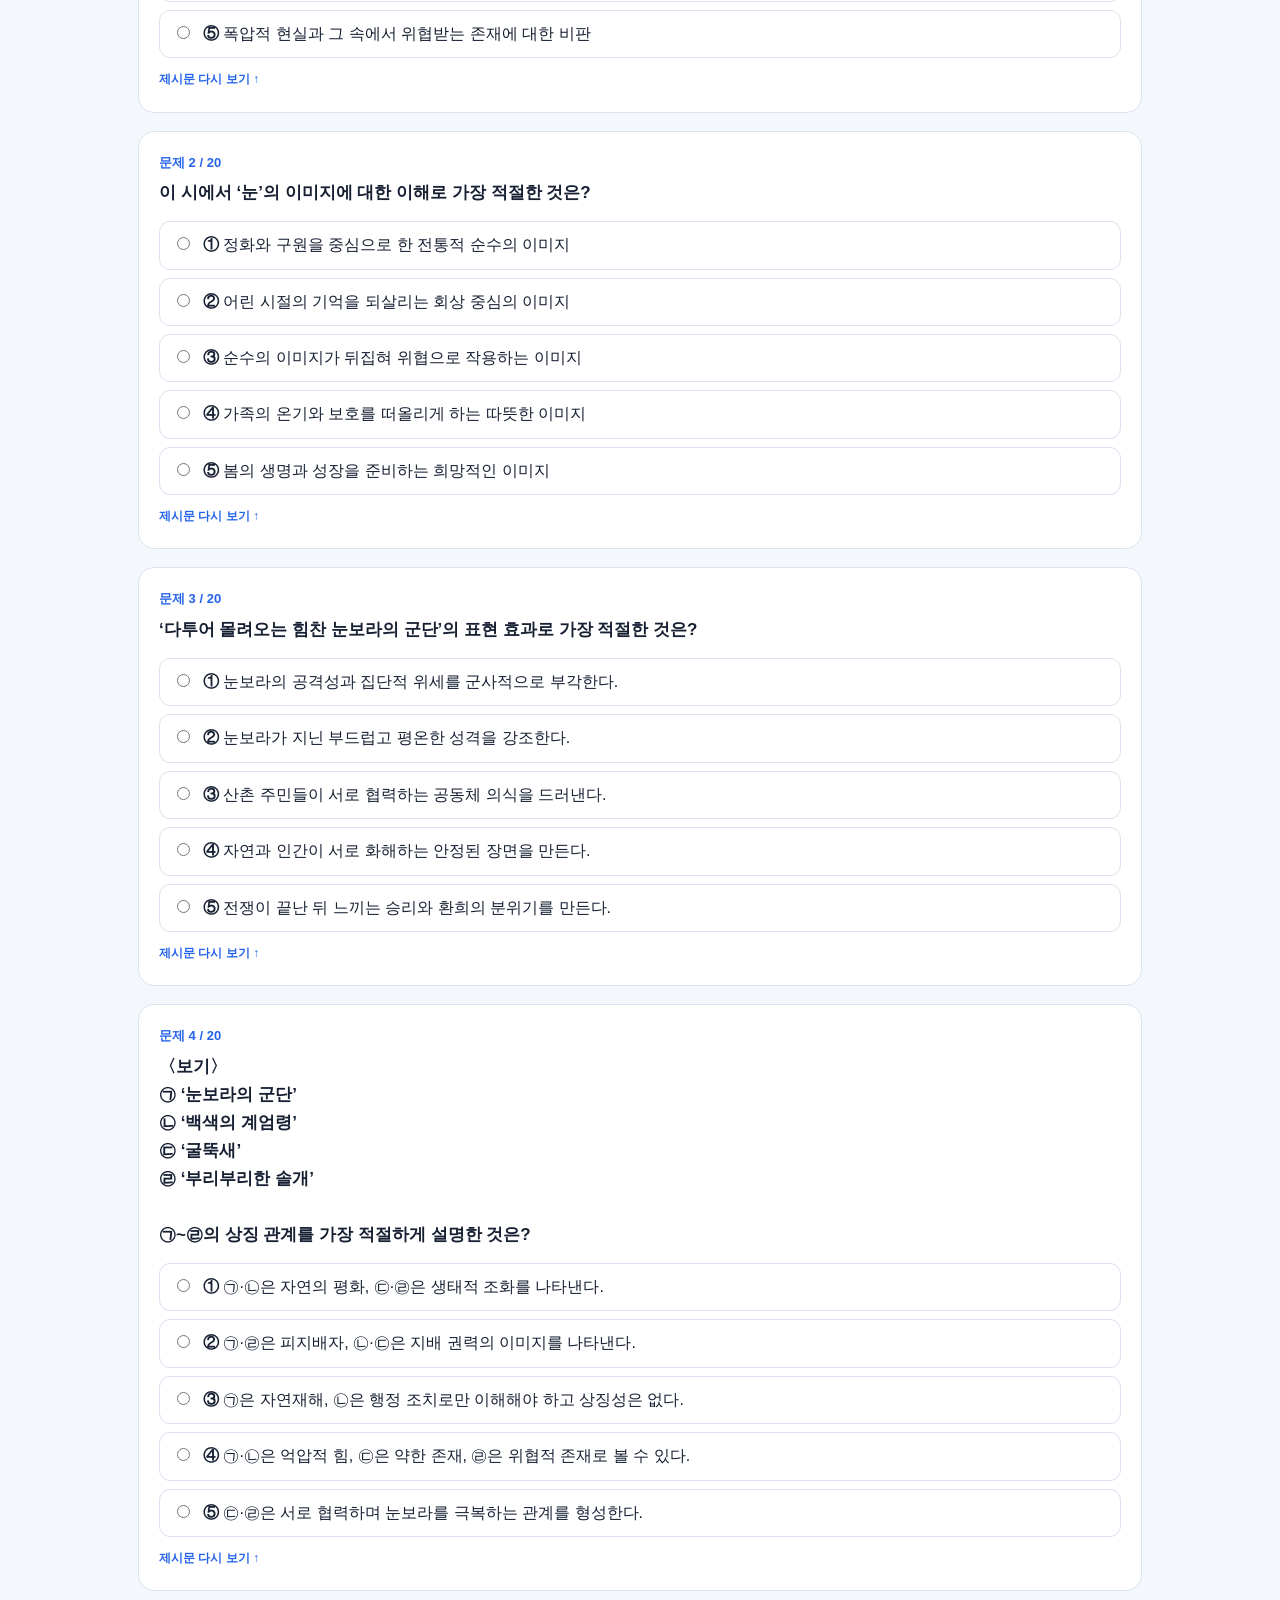
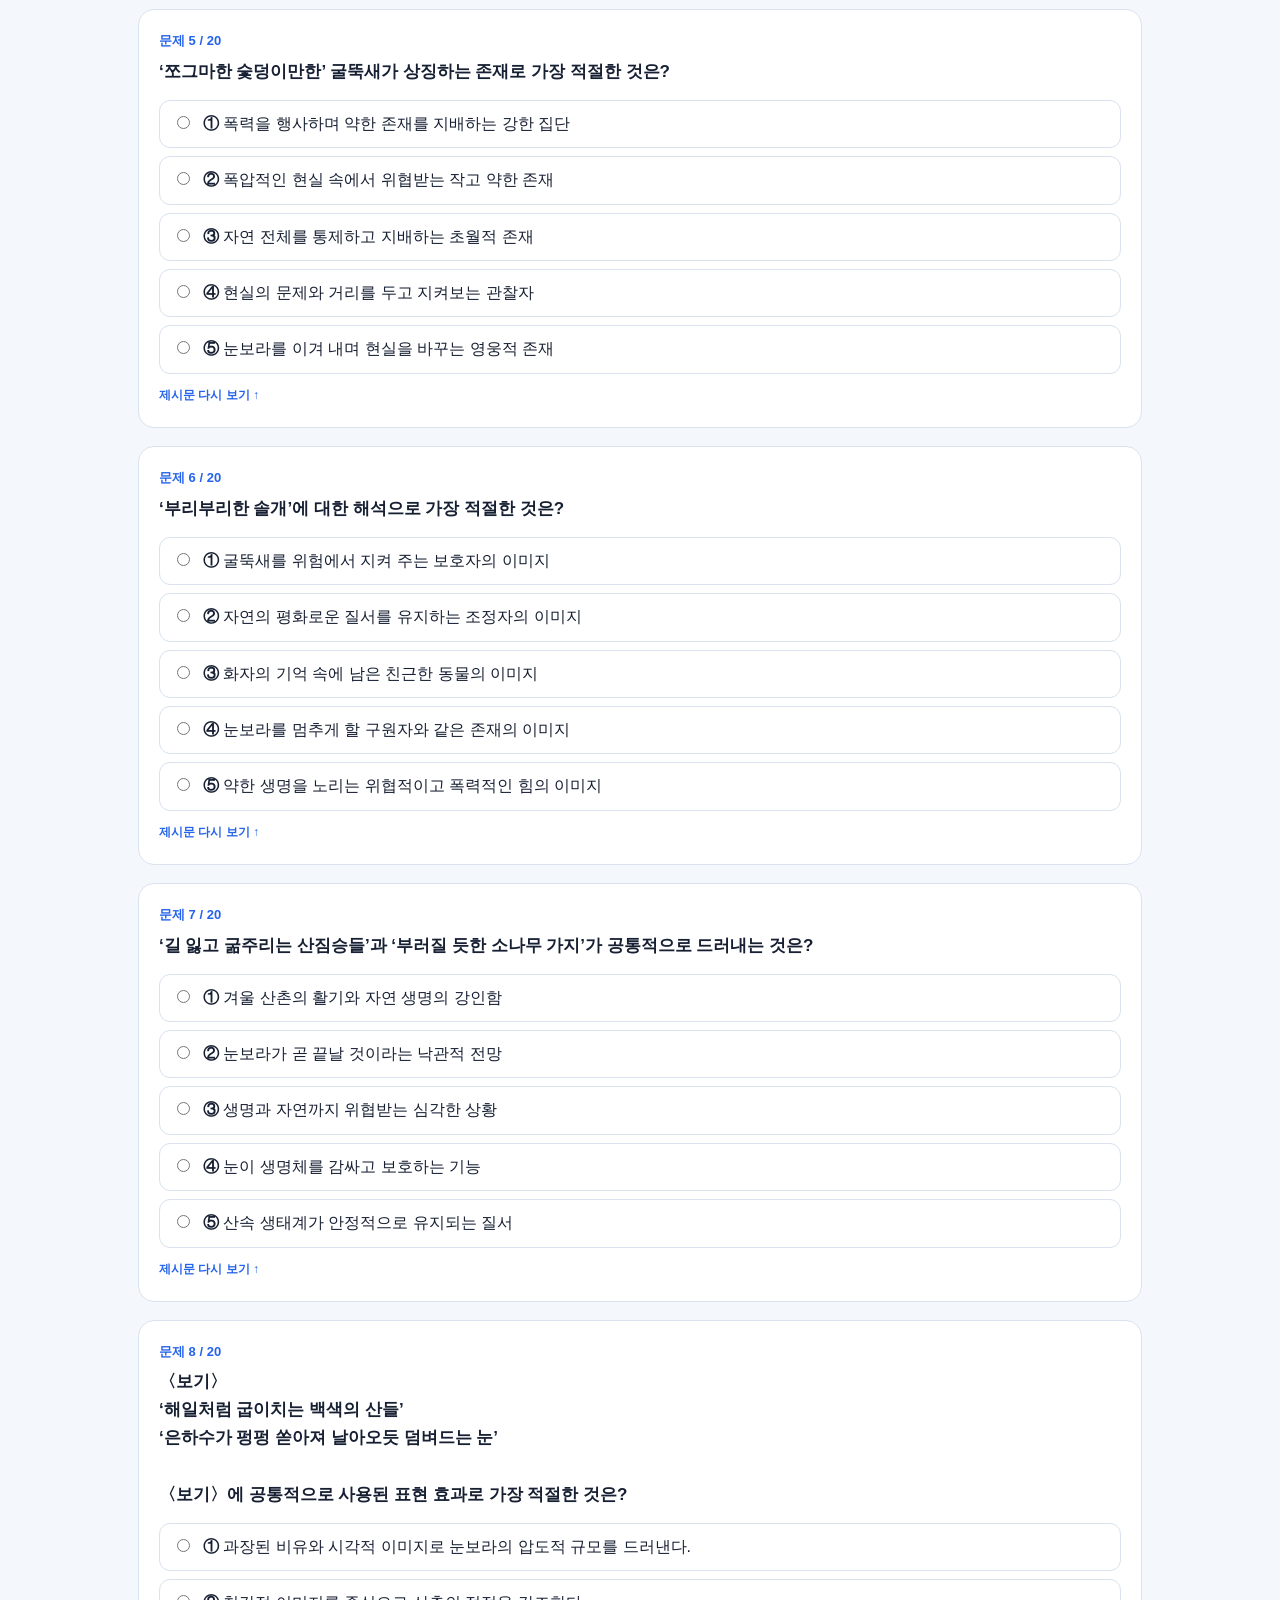
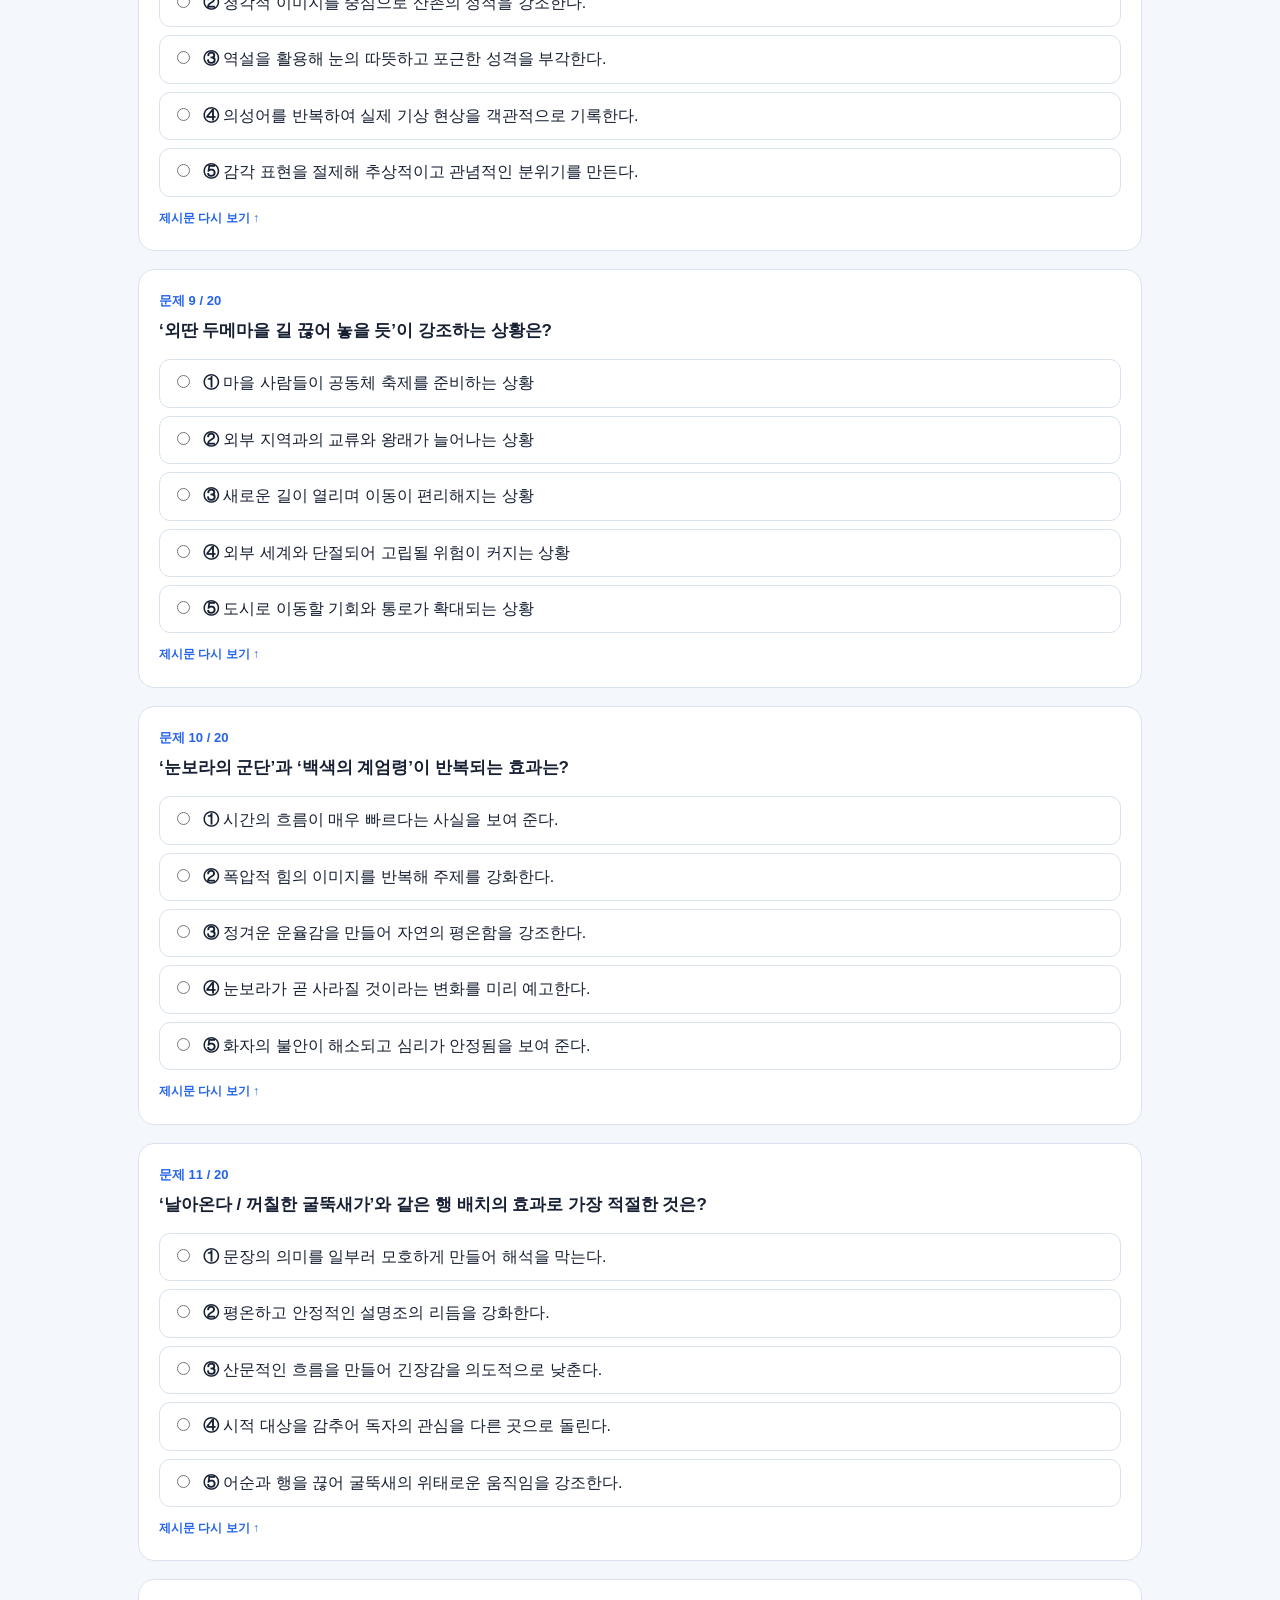
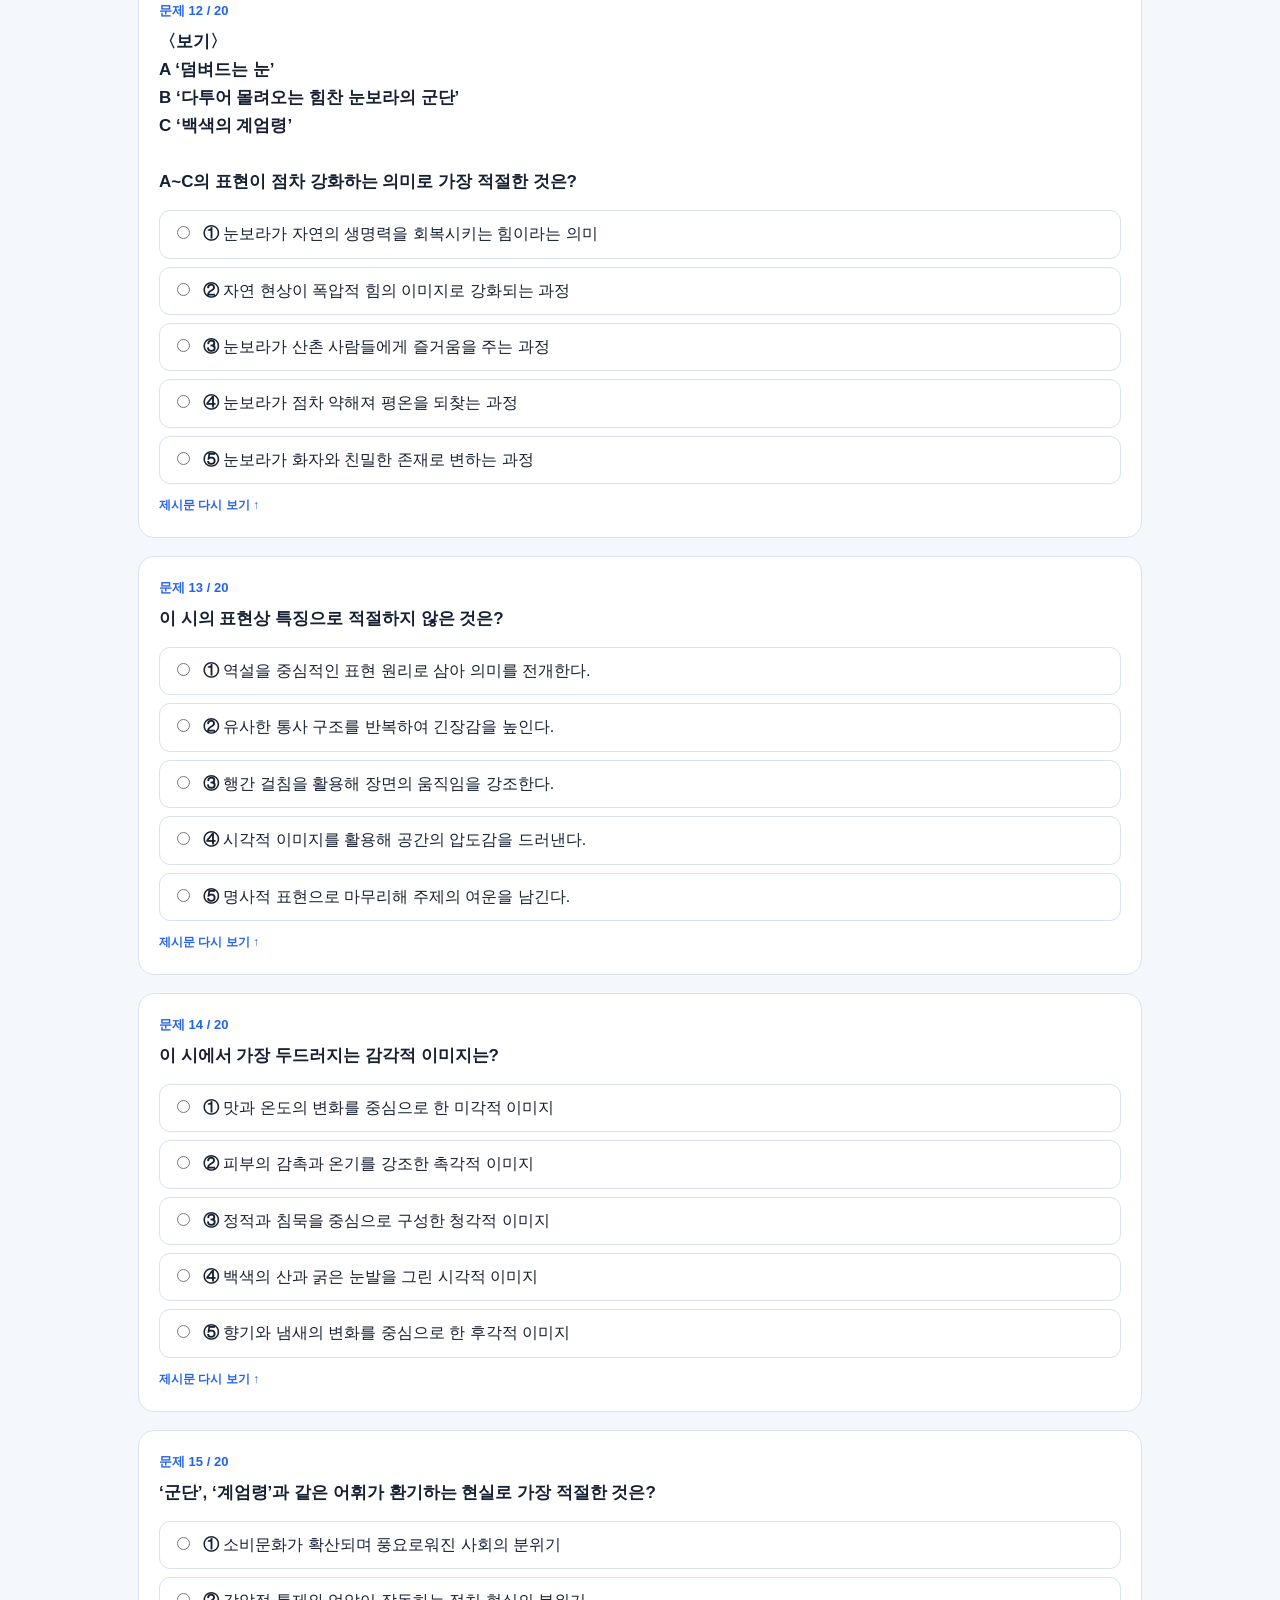
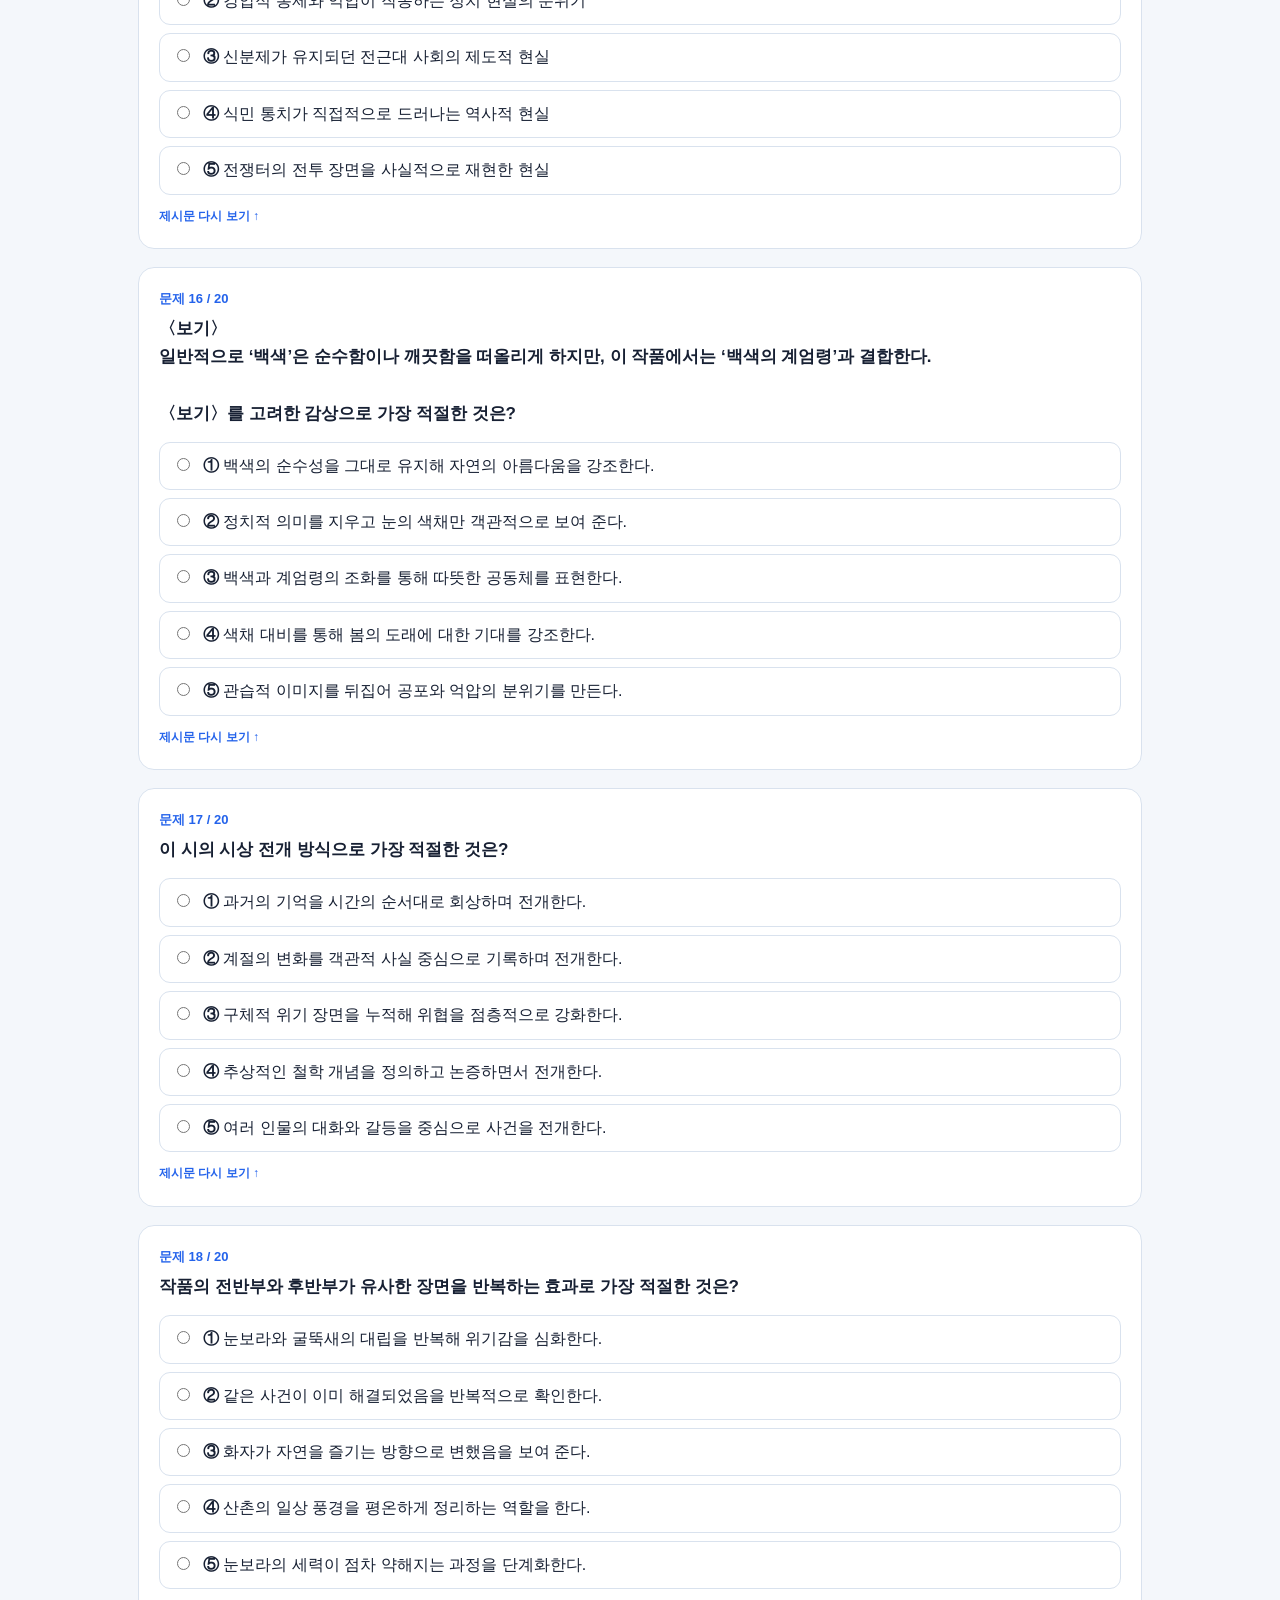
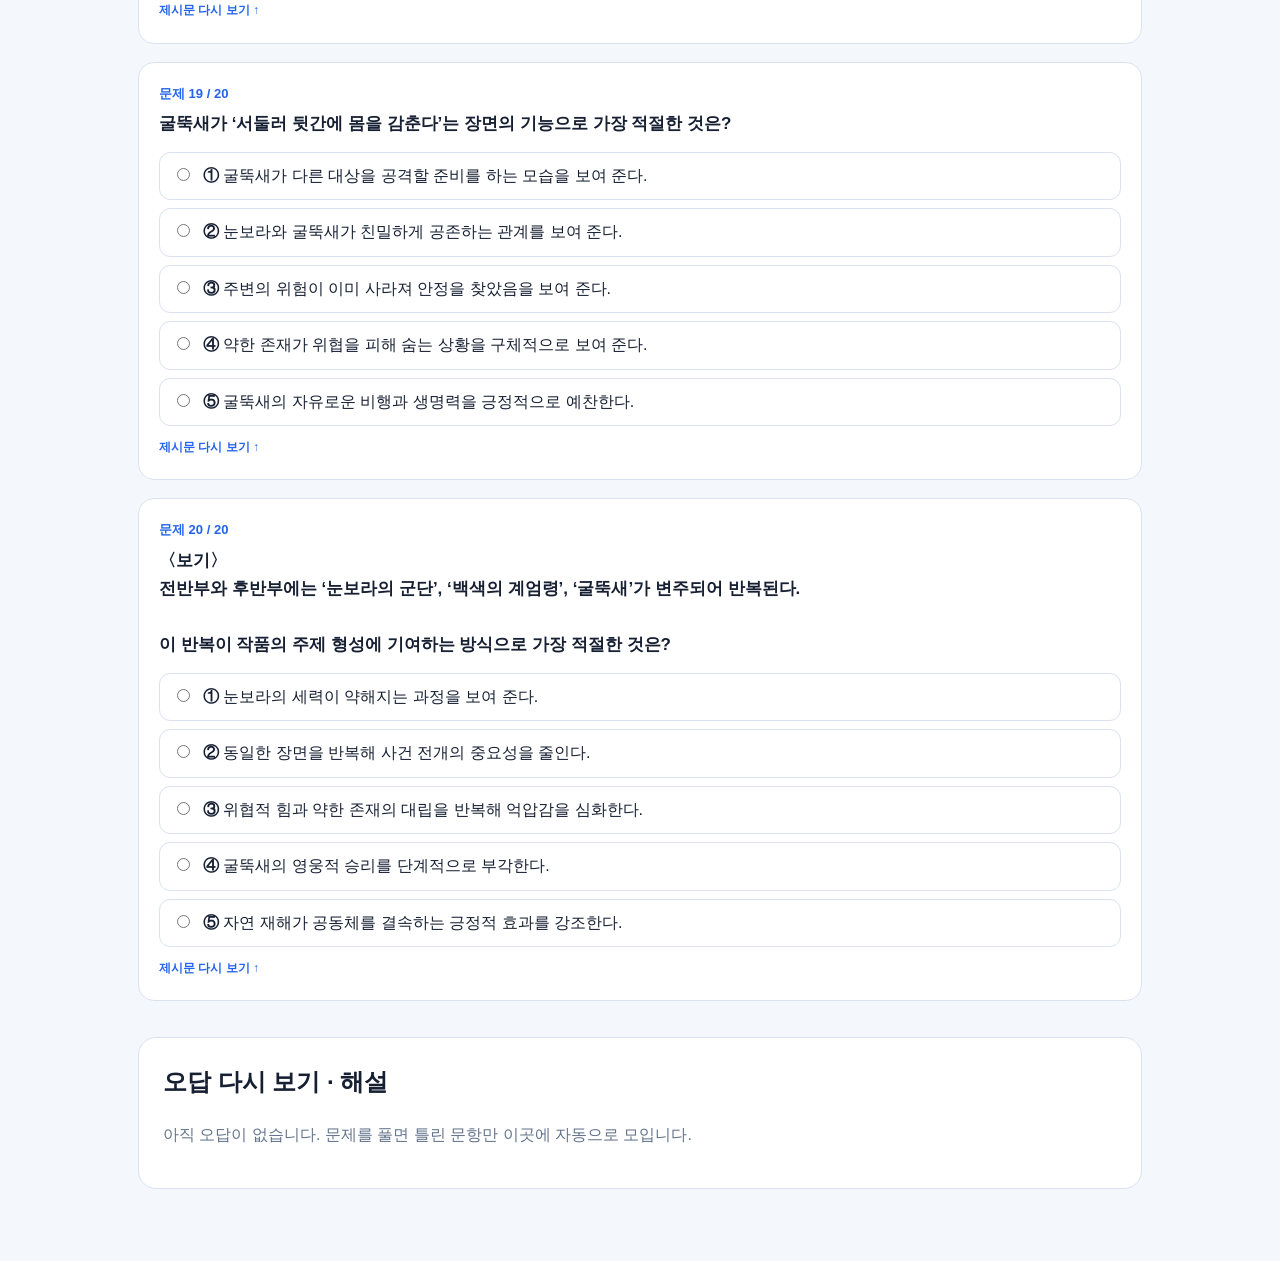
<file: 2026-2-midterm/03-daeseol.html>
<!doctype html><html lang="ko"><head><meta charset="utf-8"><meta name="viewport" content="width=device-width,initial-scale=1">
  <link rel="stylesheet" href="styles.css"><title>배곧고1 중간고사 대비</title></head><body>
  <header class="site-header"><div class="header-inner"><div class="brand">배곧고1 국어 중간고사 대비<small>챕터별 20문제 · 즉시 채점 · 오답 자동 정리</small></div>
  <nav class="top-nav"><a href="index.html">전체 범위</a><a href="01-chamhoerok.html">참회록</a><a href="02-gogung.html">고궁</a><a href="03-daeseol.html">대설주의보</a><a href="04-evan.html">노찬성과 에반</a><a href="05-language.html">국어 변화</a><a href="06-ai-coexist.html">AI 공존</a><a href="07-ai-innovation.html">AI 혁신</a></nav></div></header>
  <div class="statusbar"><div class="status-inner"><div class="score" id="score">풀이 0/20</div><div class="progress-track"><div class="progress-fill" id="progress-fill"></div></div><button id="reset" class="btn btn-light">초기화</button></div></div>
  <main class="container"><section class="chapter-head"><div class="breadcrumb"><a href="index.html">전체 범위</a> › 챕터 문제</div><h1 id="chapter-title"></h1><p id="chapter-subtitle"></p><p class="range" id="chapter-range"></p></section>
  <section id="source-box" class="source-box"></section><section id="questions" class="questions"></section>
  <section class="wrong-section"><h2>오답 다시 보기 · 해설</h2><p id="wrong-empty" class="wrong-empty">아직 오답이 없습니다. 문제를 풀면 틀린 문항만 이곳에 자동으로 모입니다.</p><div id="wrong-list" class="wrong-list"></div></section></main>
  
  <script>window.CHAPTER_ID="daeseol";</script><script src="data.js"></script><script src="app.js"></script></body></html>
</file>
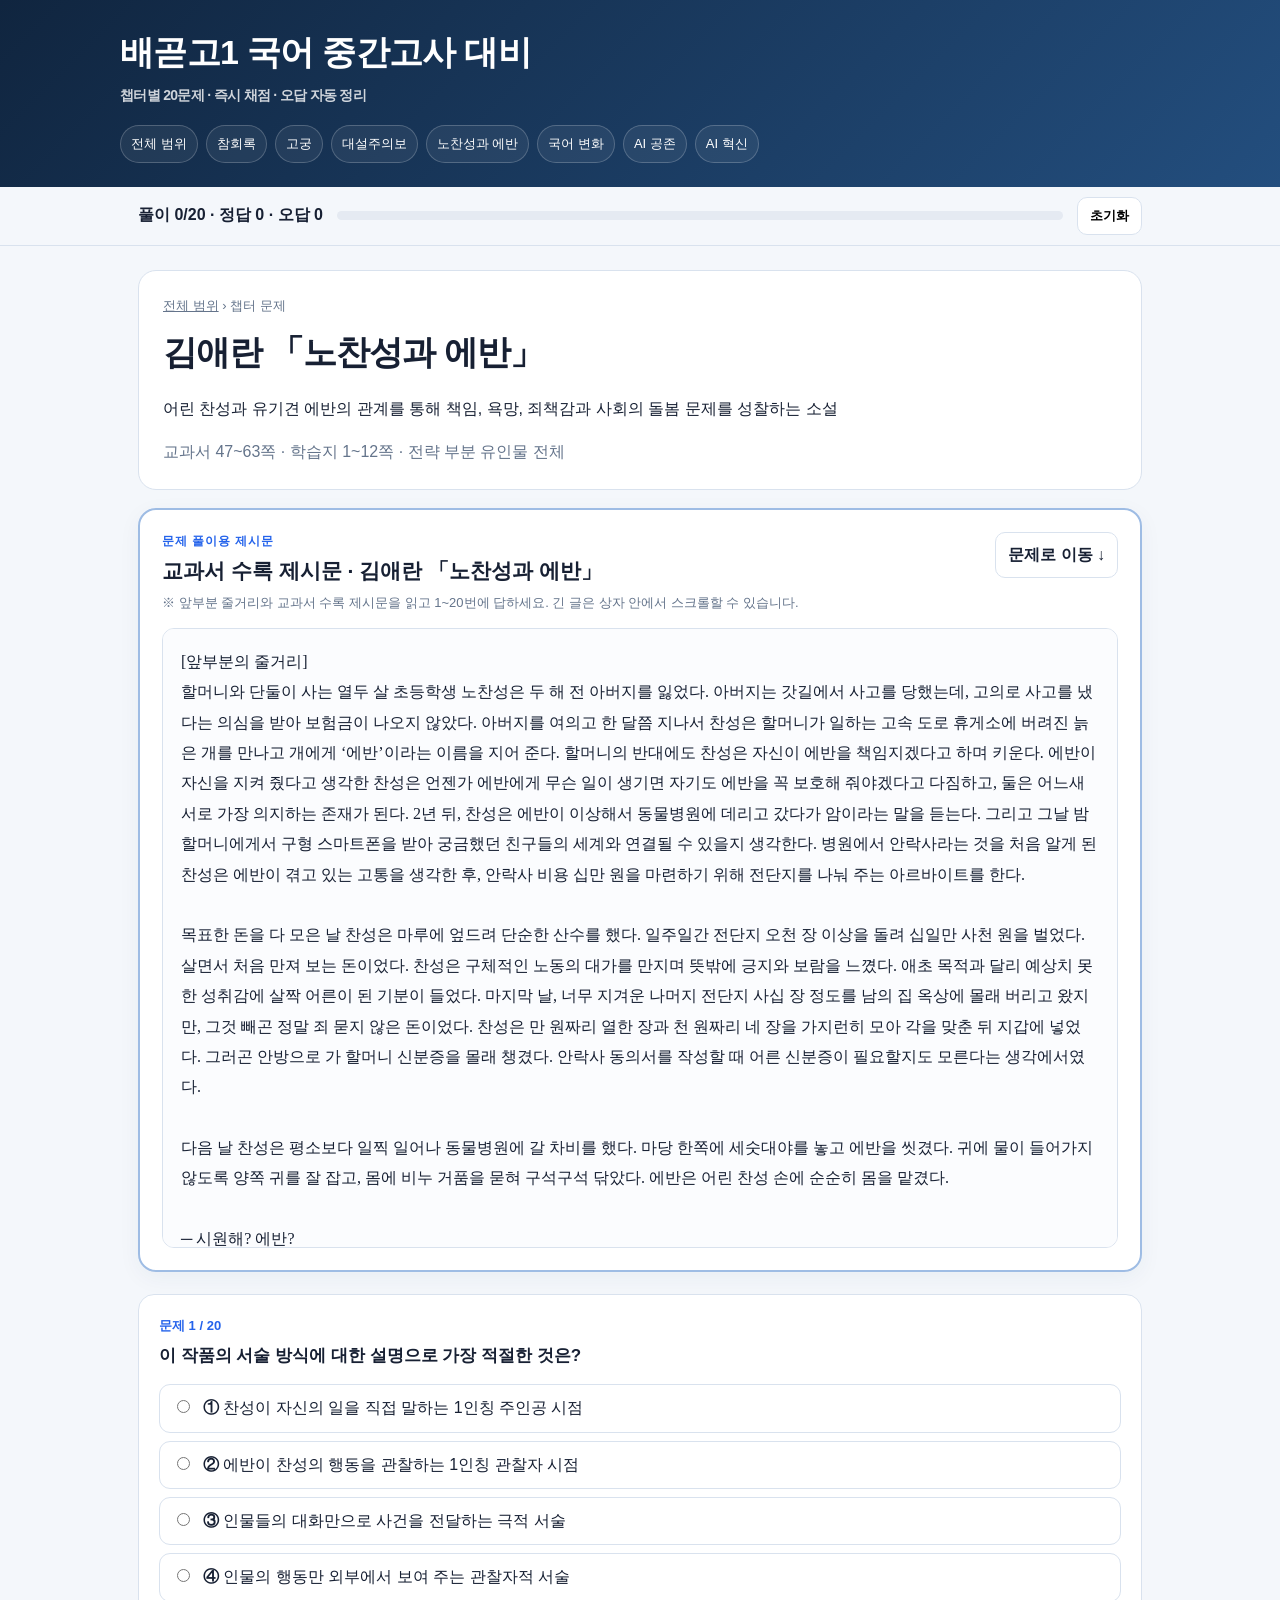
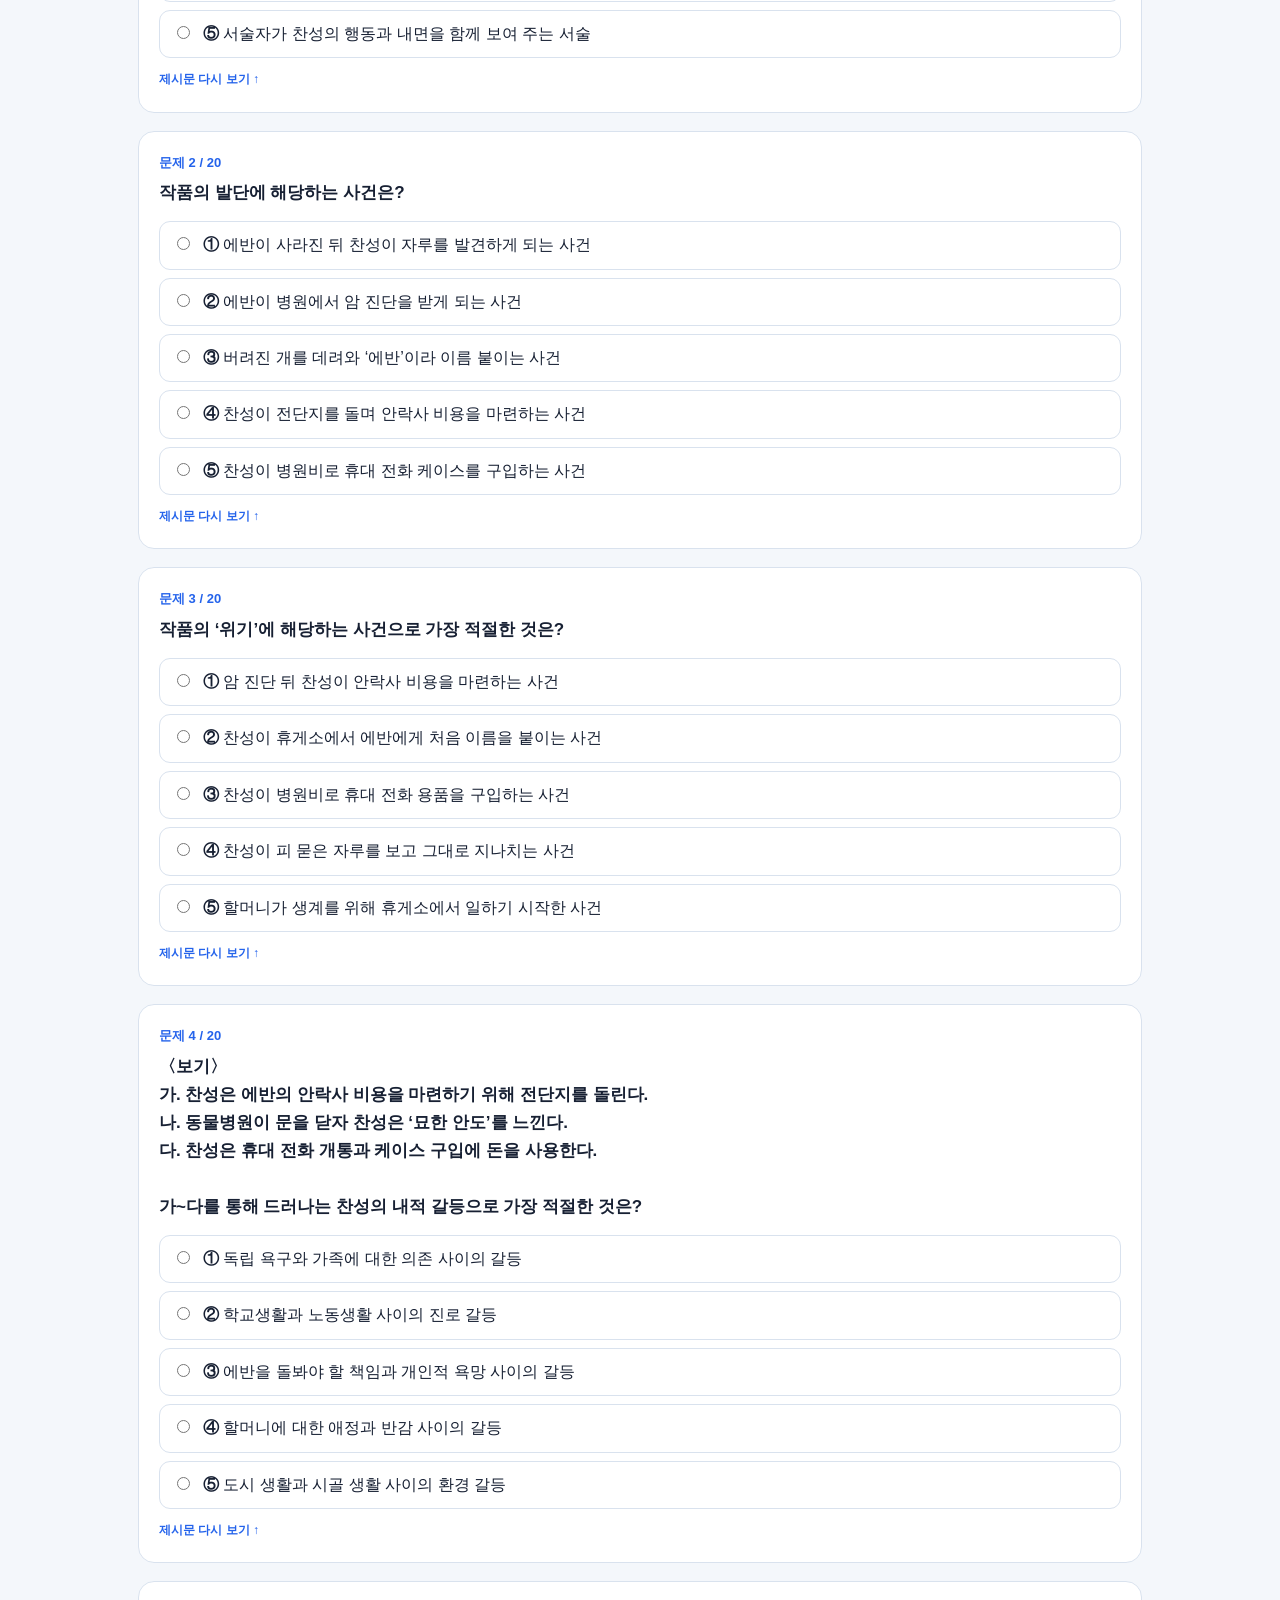
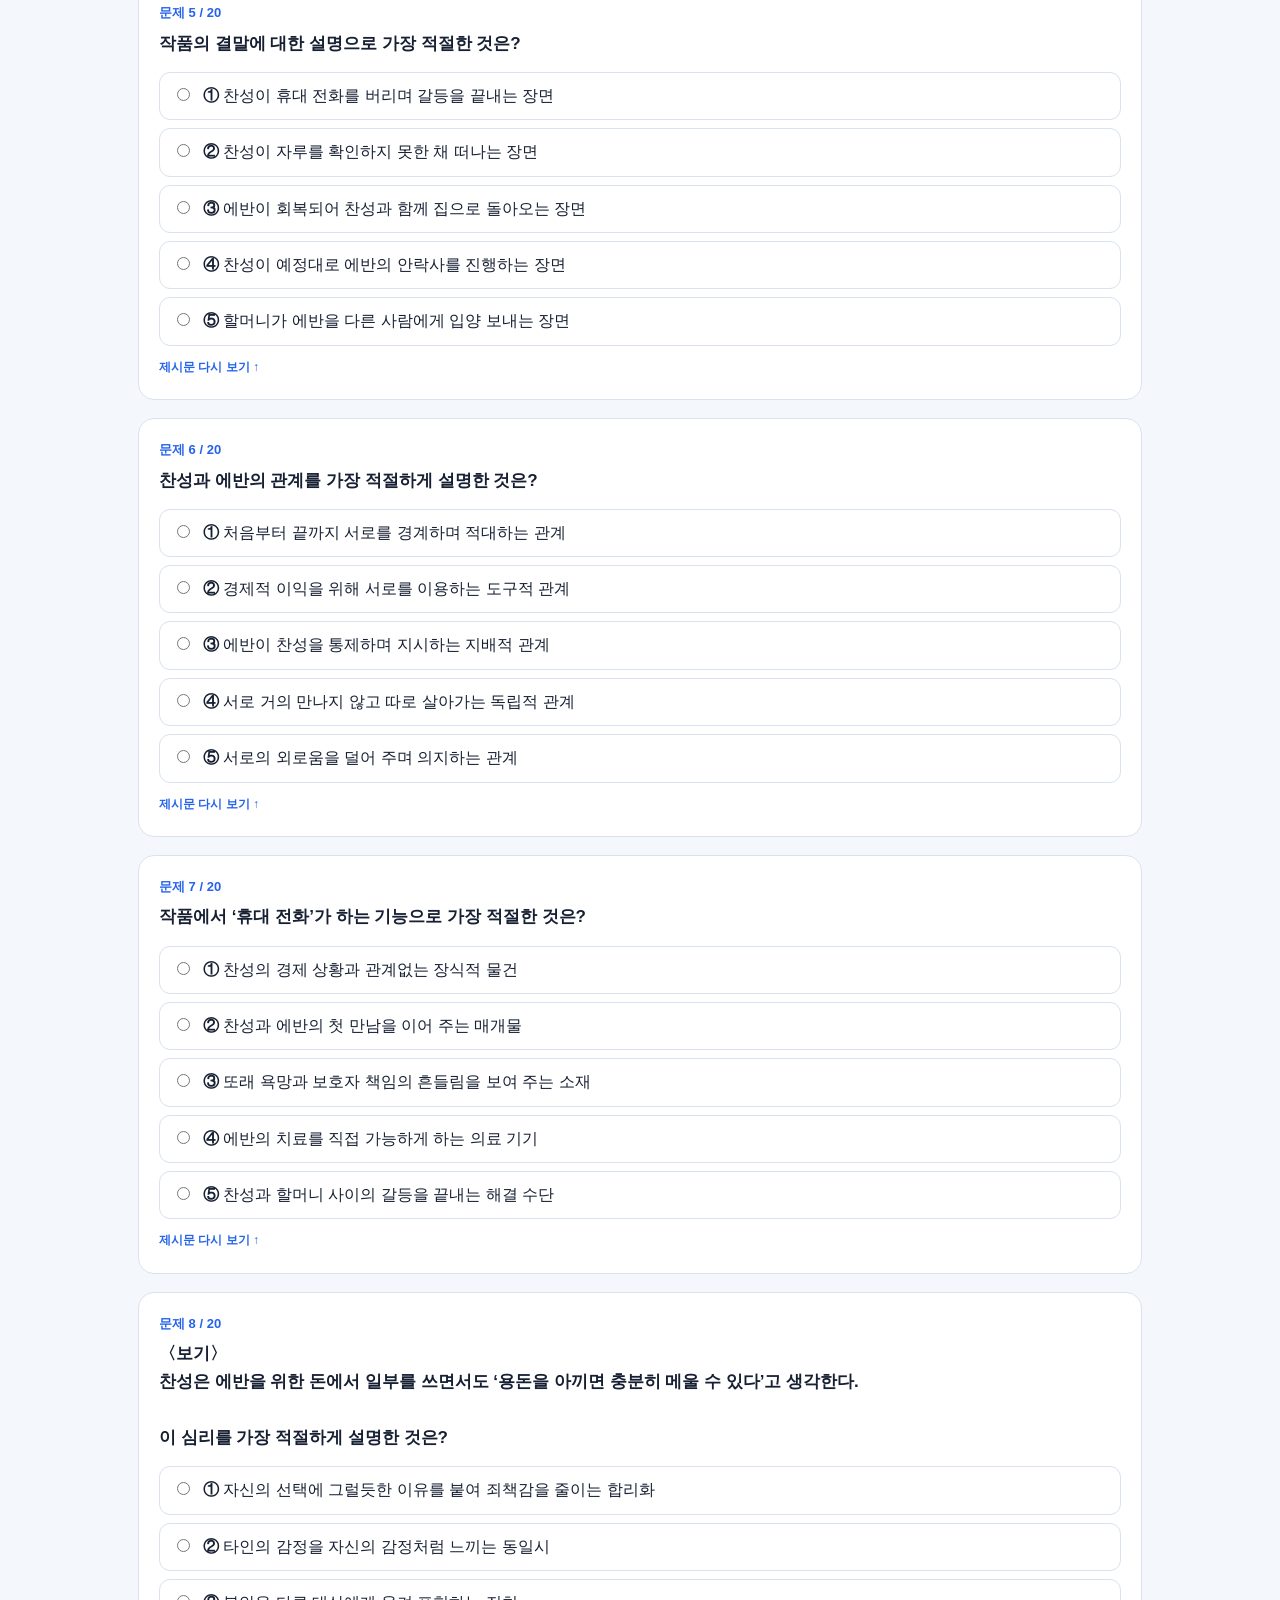
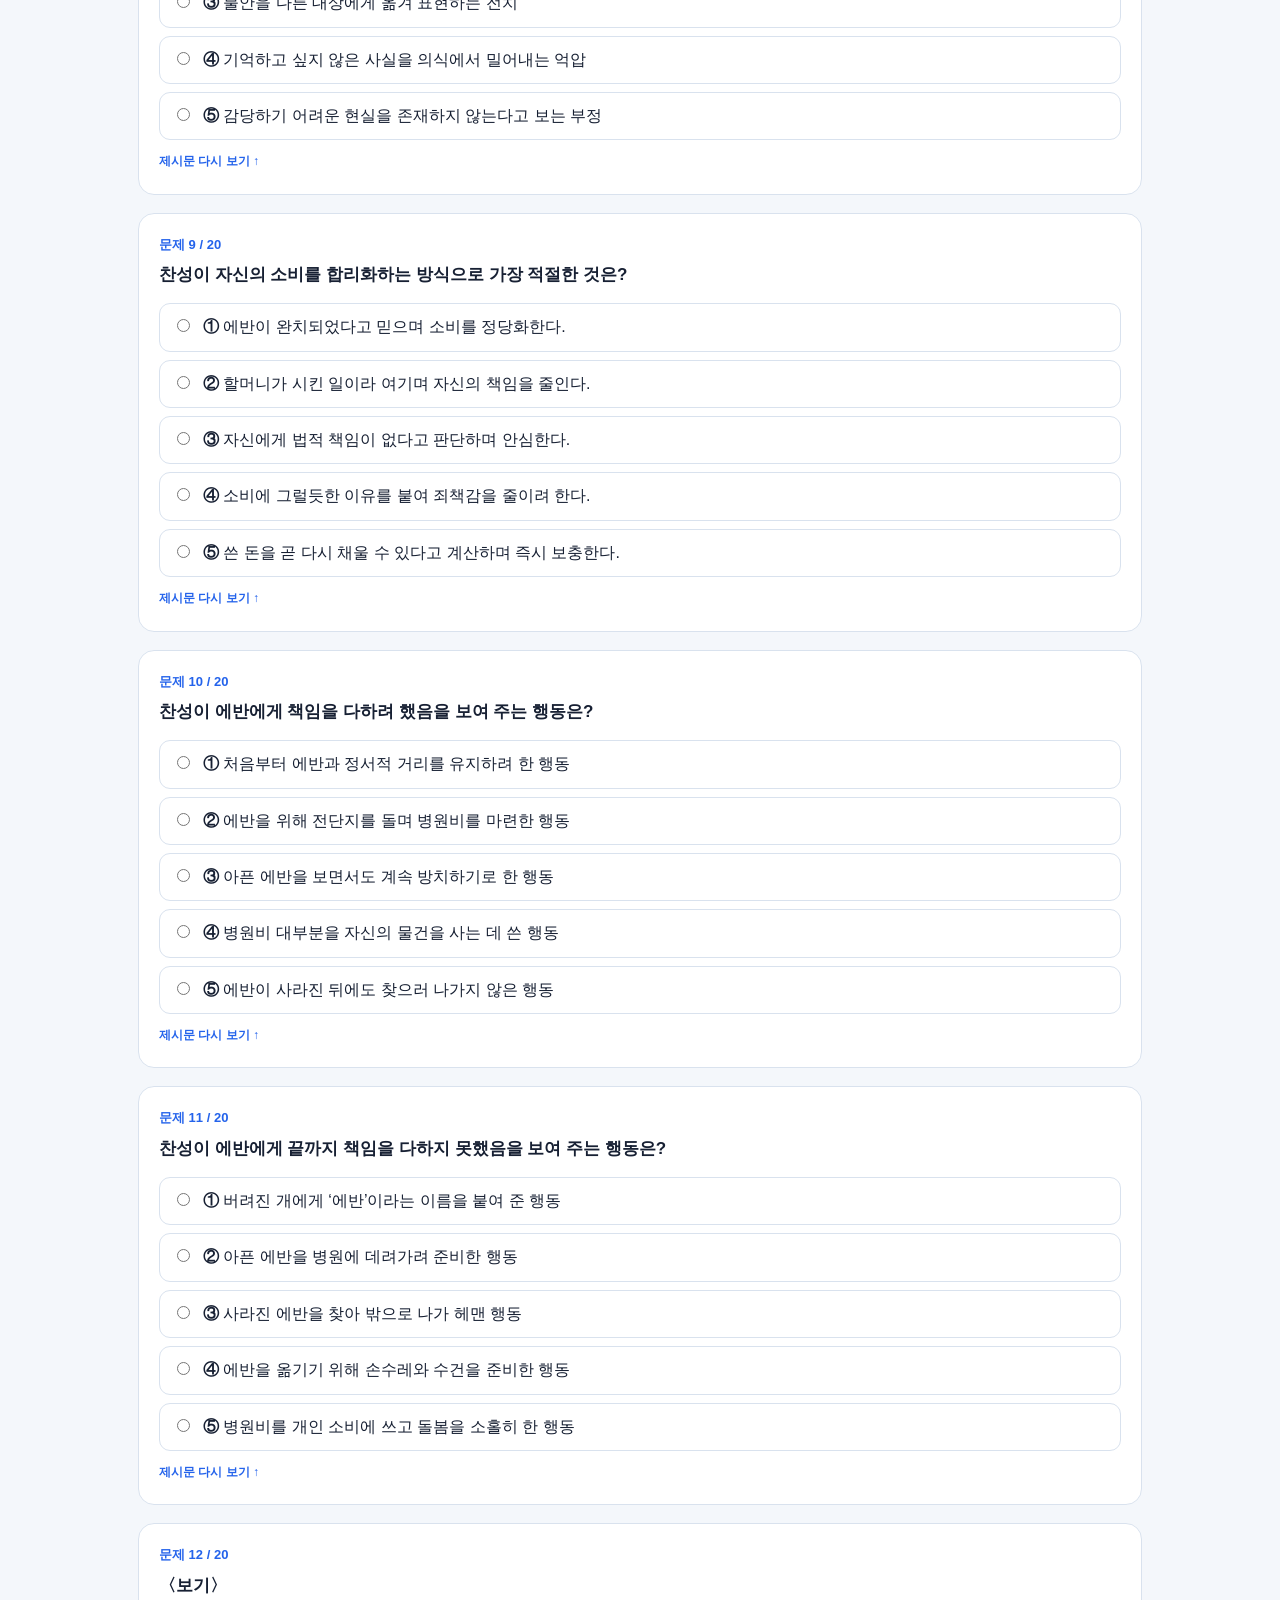
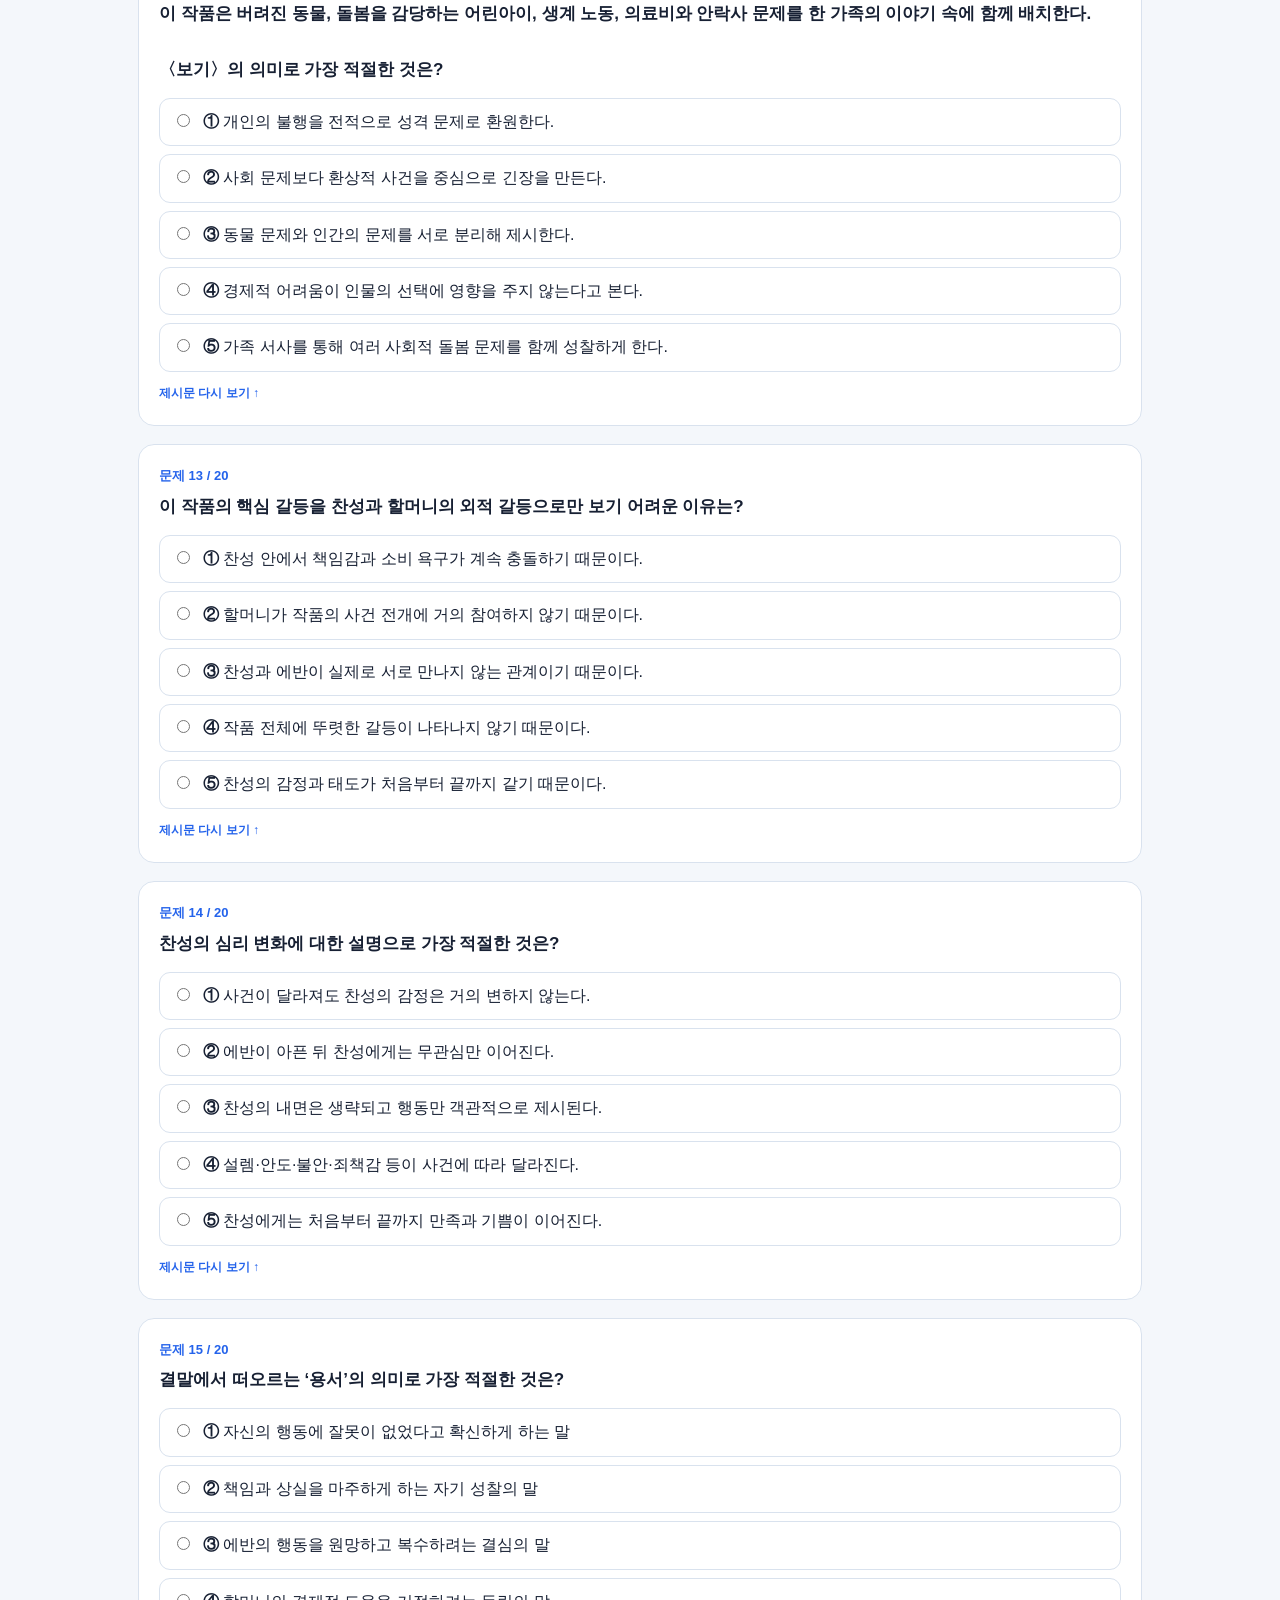
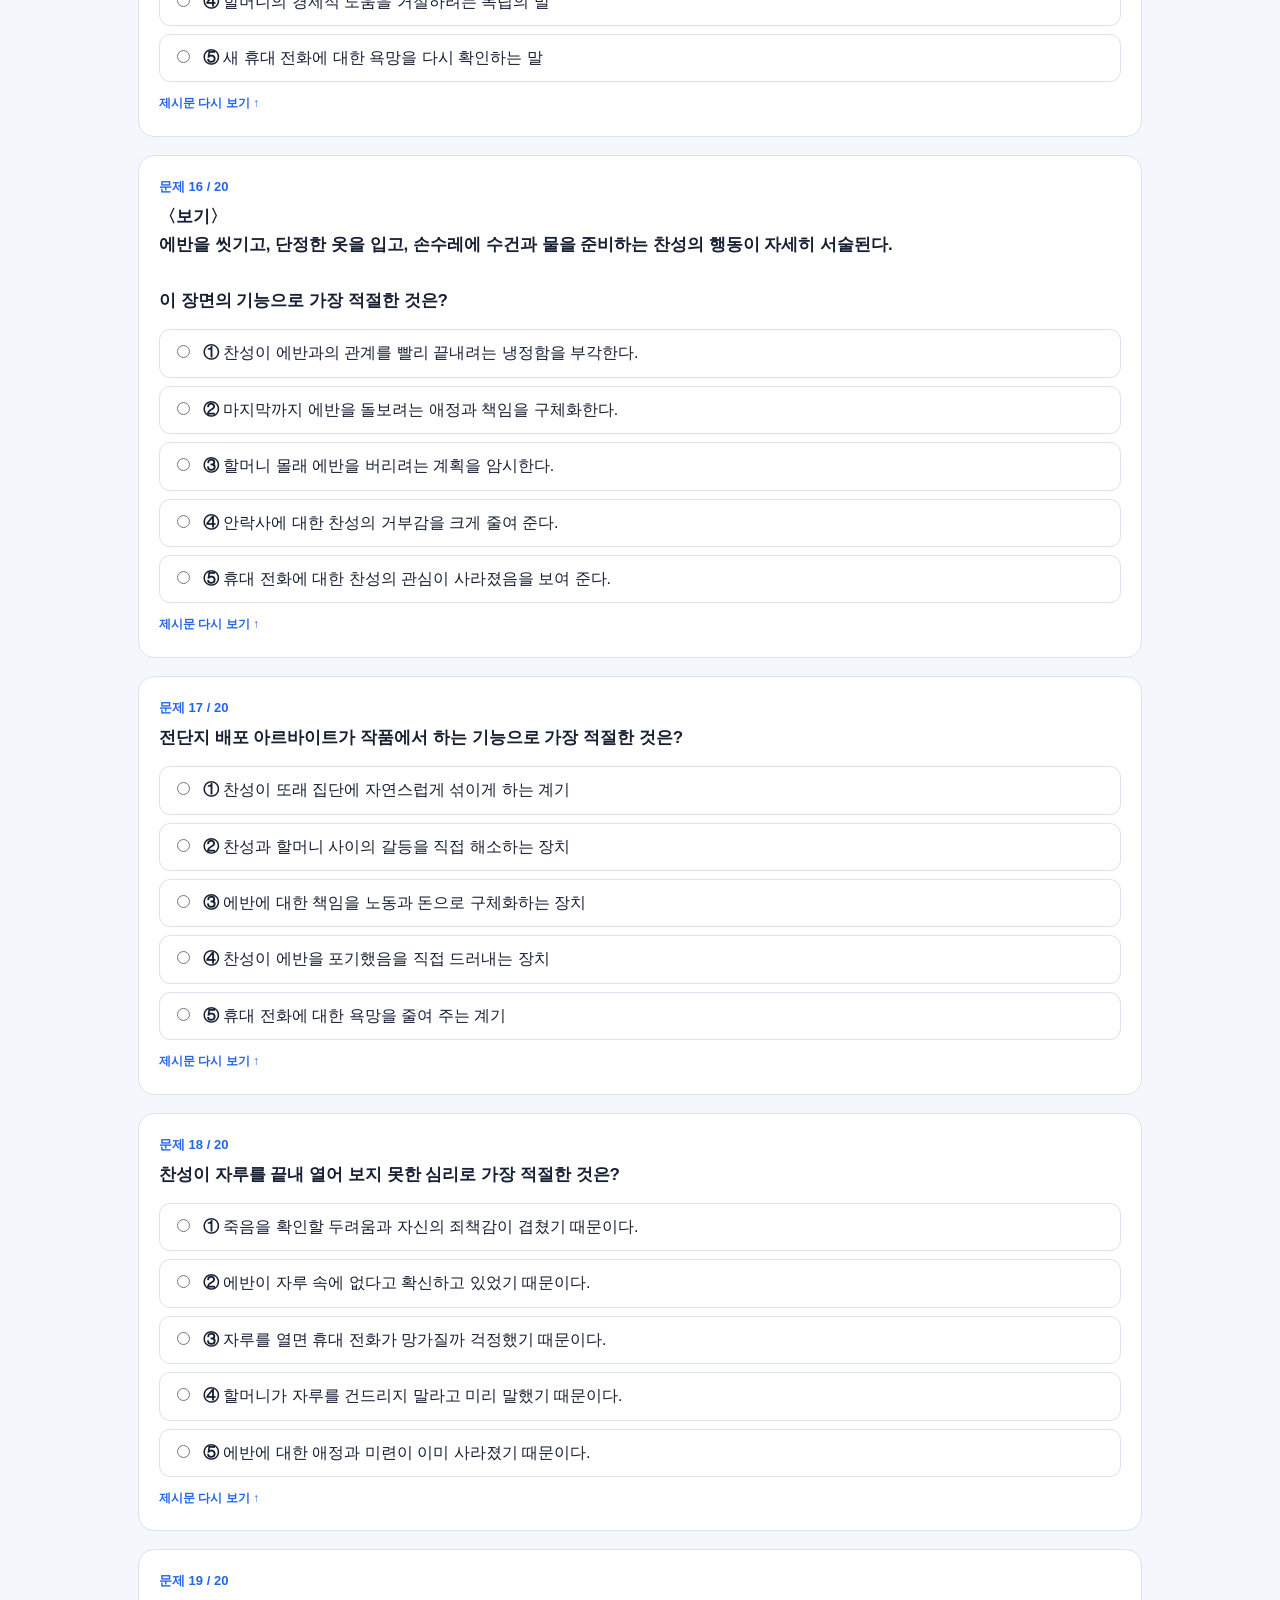
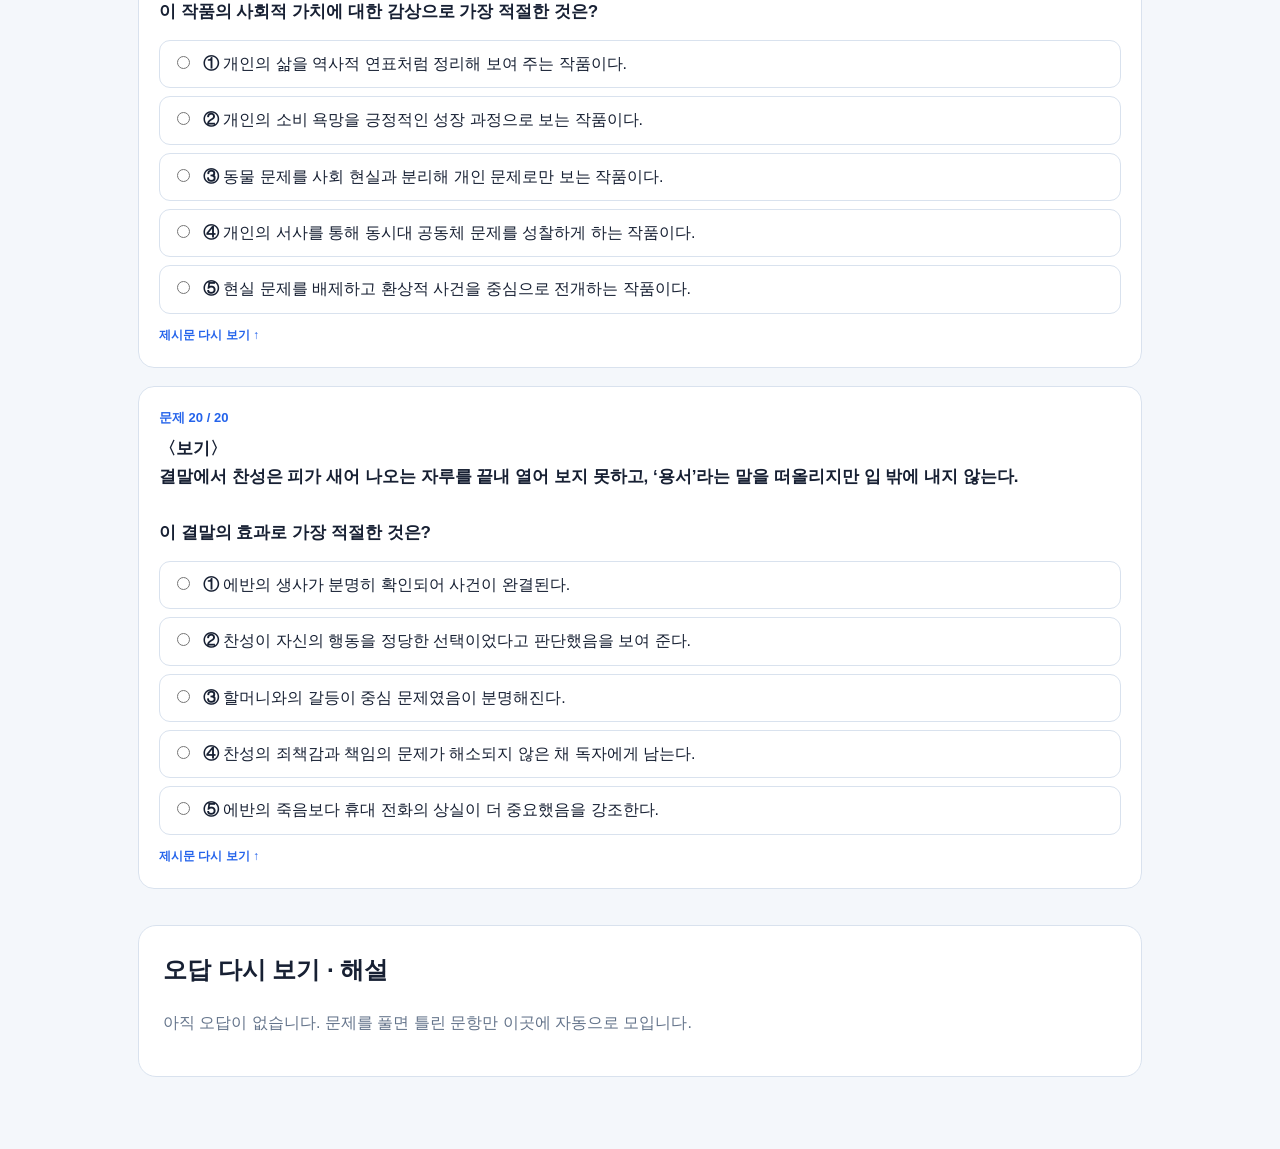
<file: 2026-2-midterm/04-evan.html>
<!doctype html><html lang="ko"><head><meta charset="utf-8"><meta name="viewport" content="width=device-width,initial-scale=1">
  <link rel="stylesheet" href="styles.css"><title>배곧고1 중간고사 대비</title></head><body>
  <header class="site-header"><div class="header-inner"><div class="brand">배곧고1 국어 중간고사 대비<small>챕터별 20문제 · 즉시 채점 · 오답 자동 정리</small></div>
  <nav class="top-nav"><a href="index.html">전체 범위</a><a href="01-chamhoerok.html">참회록</a><a href="02-gogung.html">고궁</a><a href="03-daeseol.html">대설주의보</a><a href="04-evan.html">노찬성과 에반</a><a href="05-language.html">국어 변화</a><a href="06-ai-coexist.html">AI 공존</a><a href="07-ai-innovation.html">AI 혁신</a></nav></div></header>
  <div class="statusbar"><div class="status-inner"><div class="score" id="score">풀이 0/20</div><div class="progress-track"><div class="progress-fill" id="progress-fill"></div></div><button id="reset" class="btn btn-light">초기화</button></div></div>
  <main class="container"><section class="chapter-head"><div class="breadcrumb"><a href="index.html">전체 범위</a> › 챕터 문제</div><h1 id="chapter-title"></h1><p id="chapter-subtitle"></p><p class="range" id="chapter-range"></p></section>
  <section id="source-box" class="source-box"></section><section id="questions" class="questions"></section>
  <section class="wrong-section"><h2>오답 다시 보기 · 해설</h2><p id="wrong-empty" class="wrong-empty">아직 오답이 없습니다. 문제를 풀면 틀린 문항만 이곳에 자동으로 모입니다.</p><div id="wrong-list" class="wrong-list"></div></section></main>
  
  <script>window.CHAPTER_ID="evan";</script><script src="data.js"></script><script src="app.js"></script></body></html>
</file>
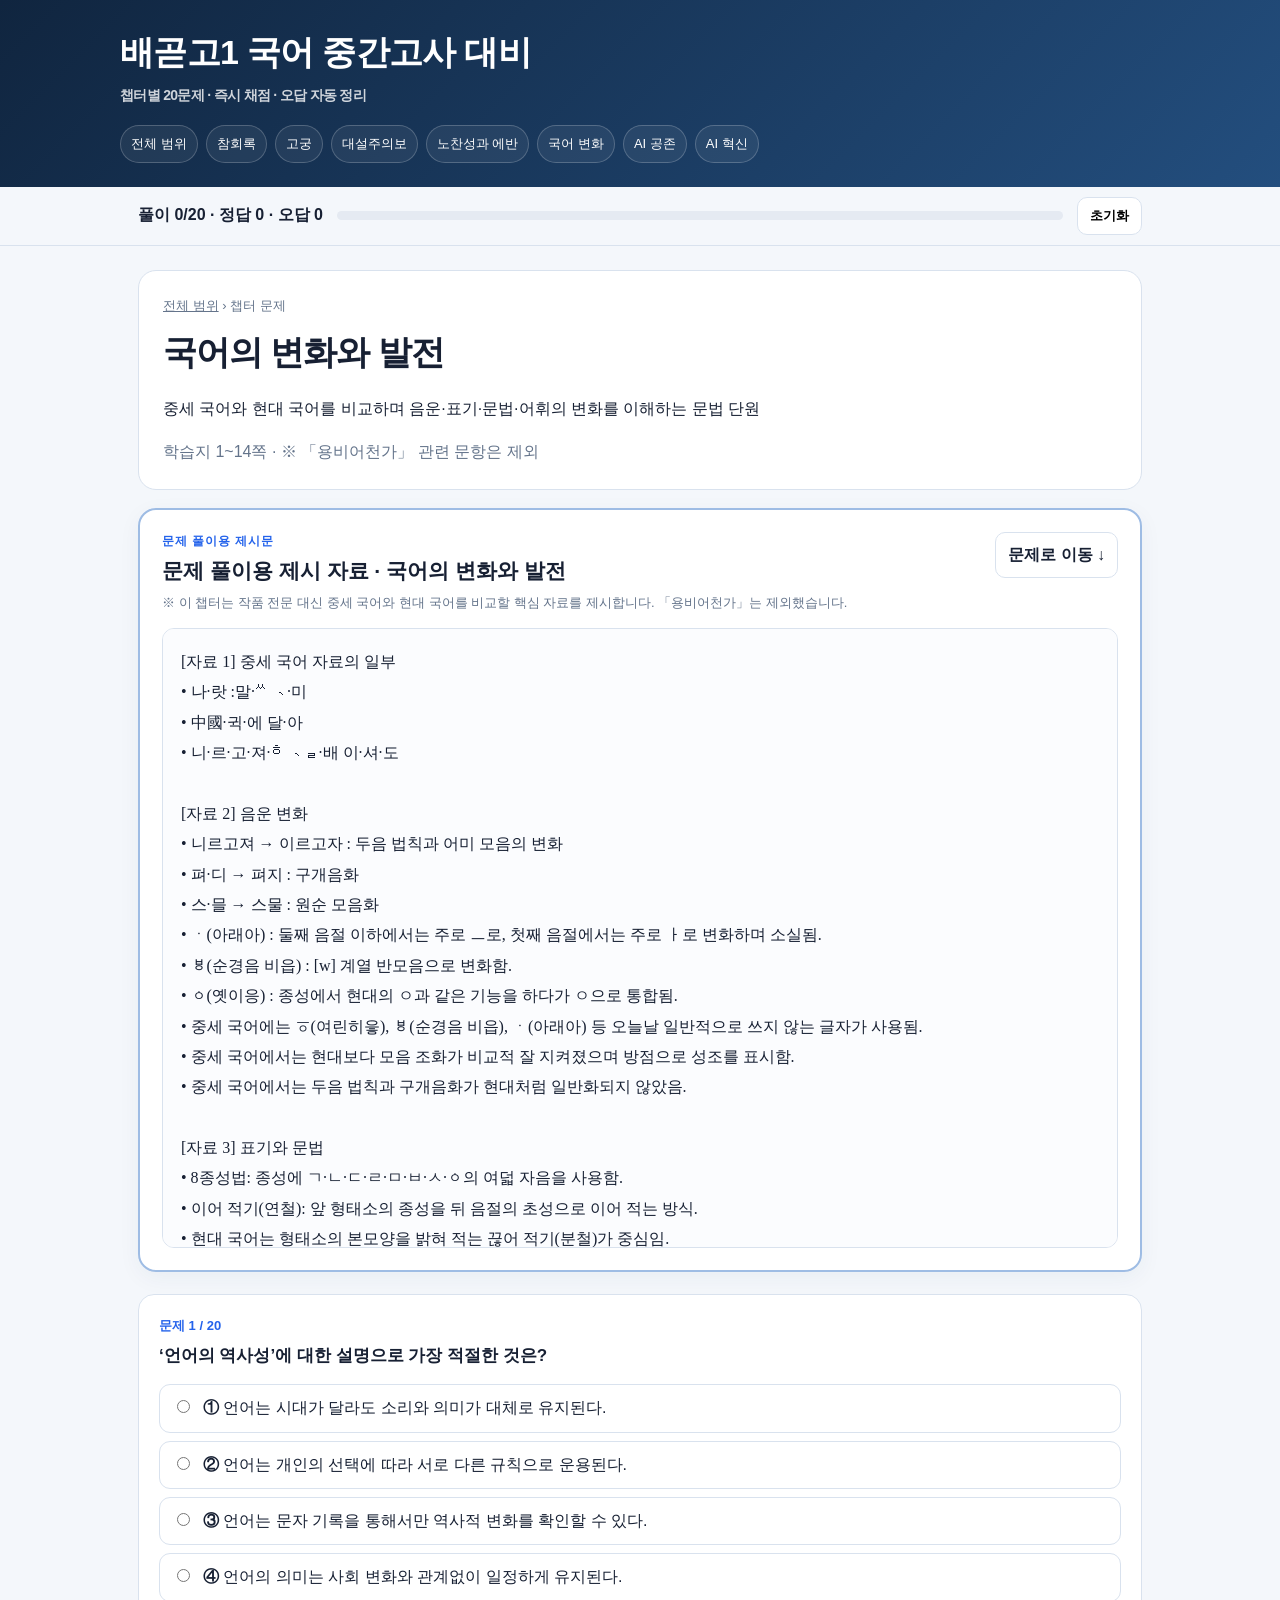
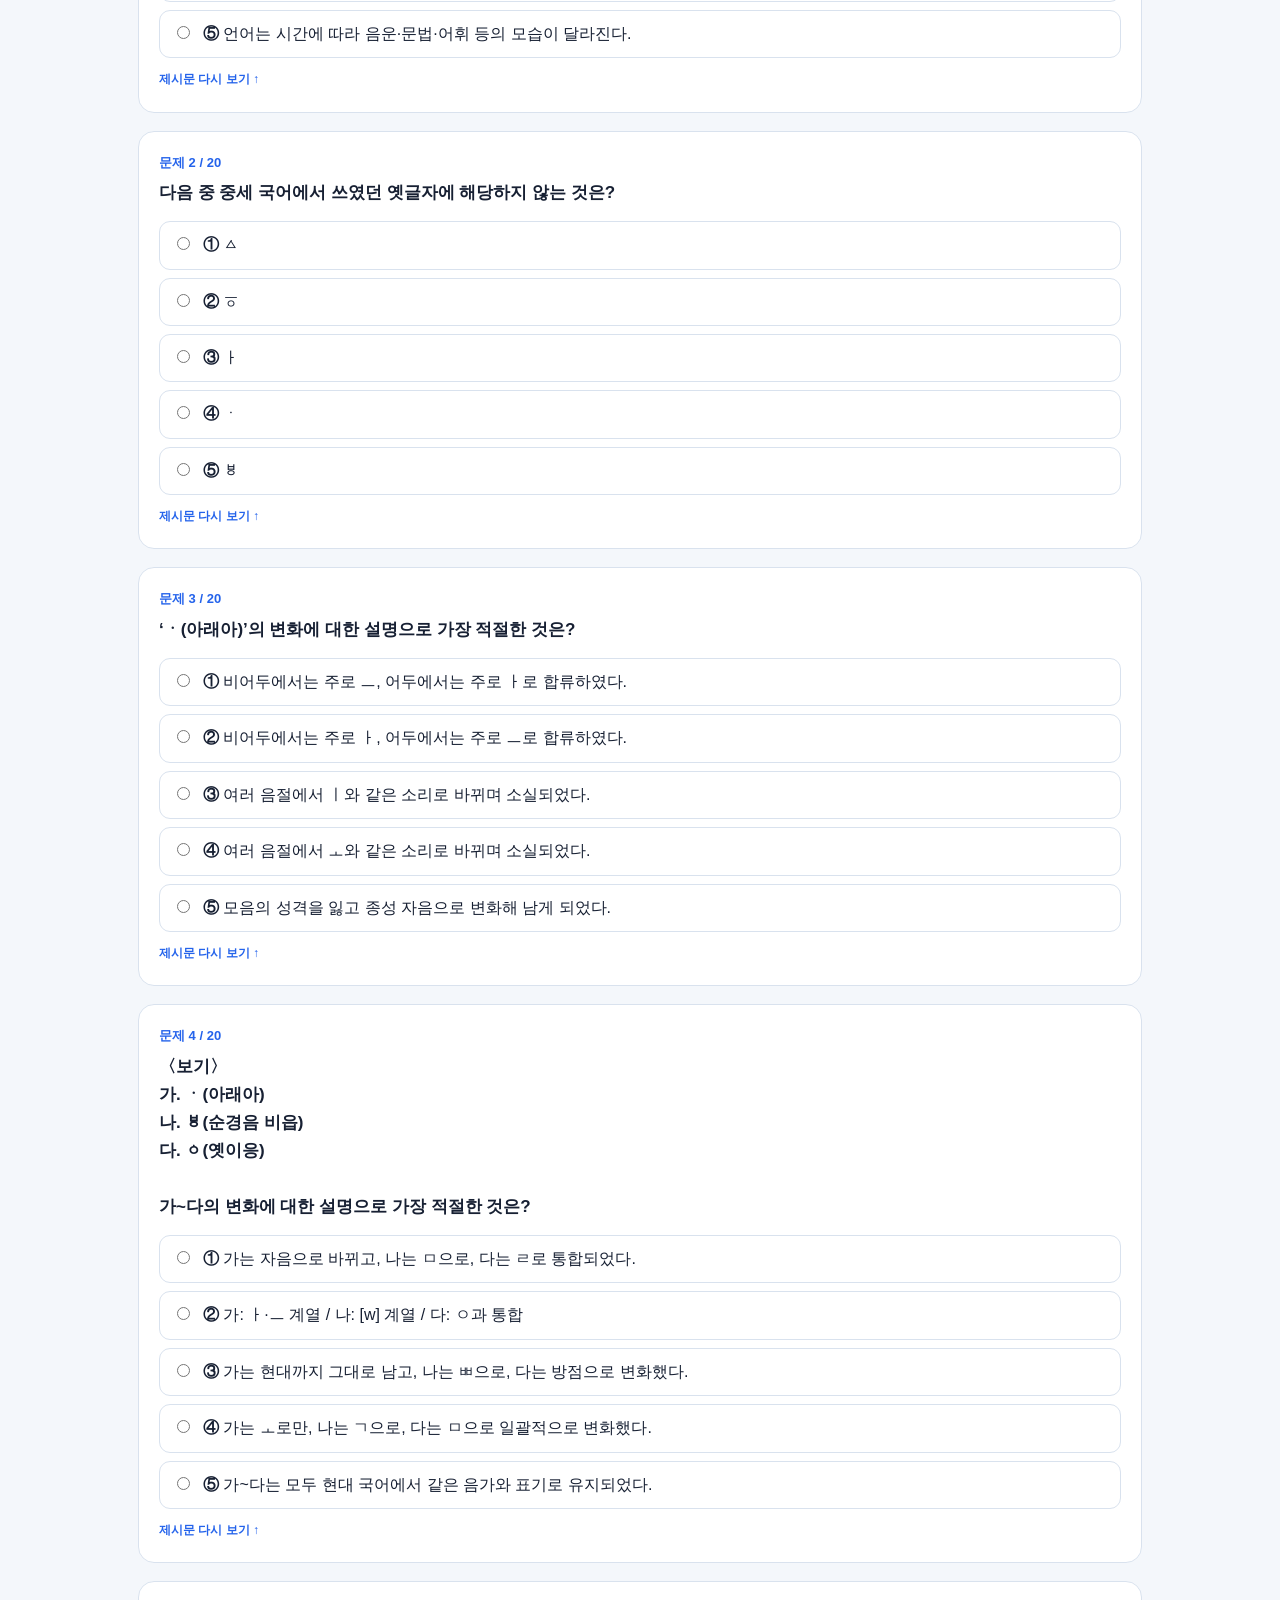
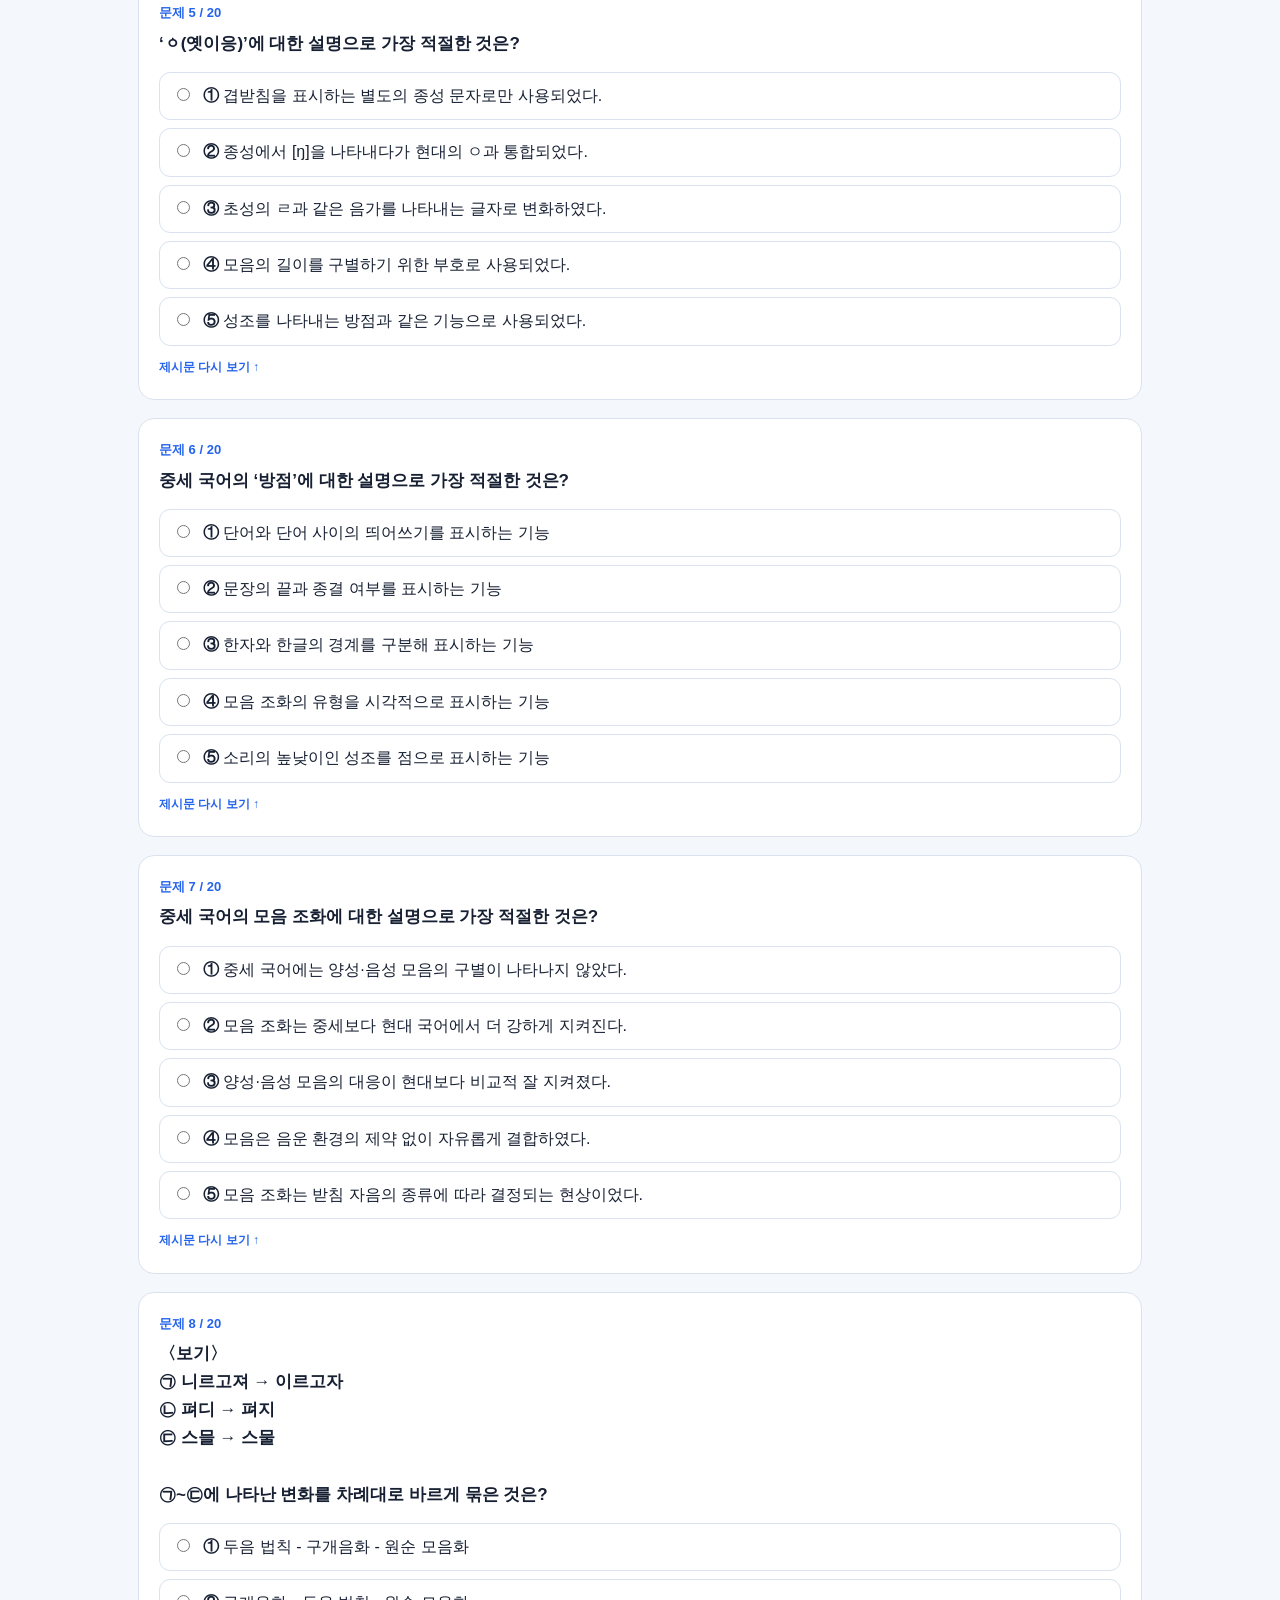
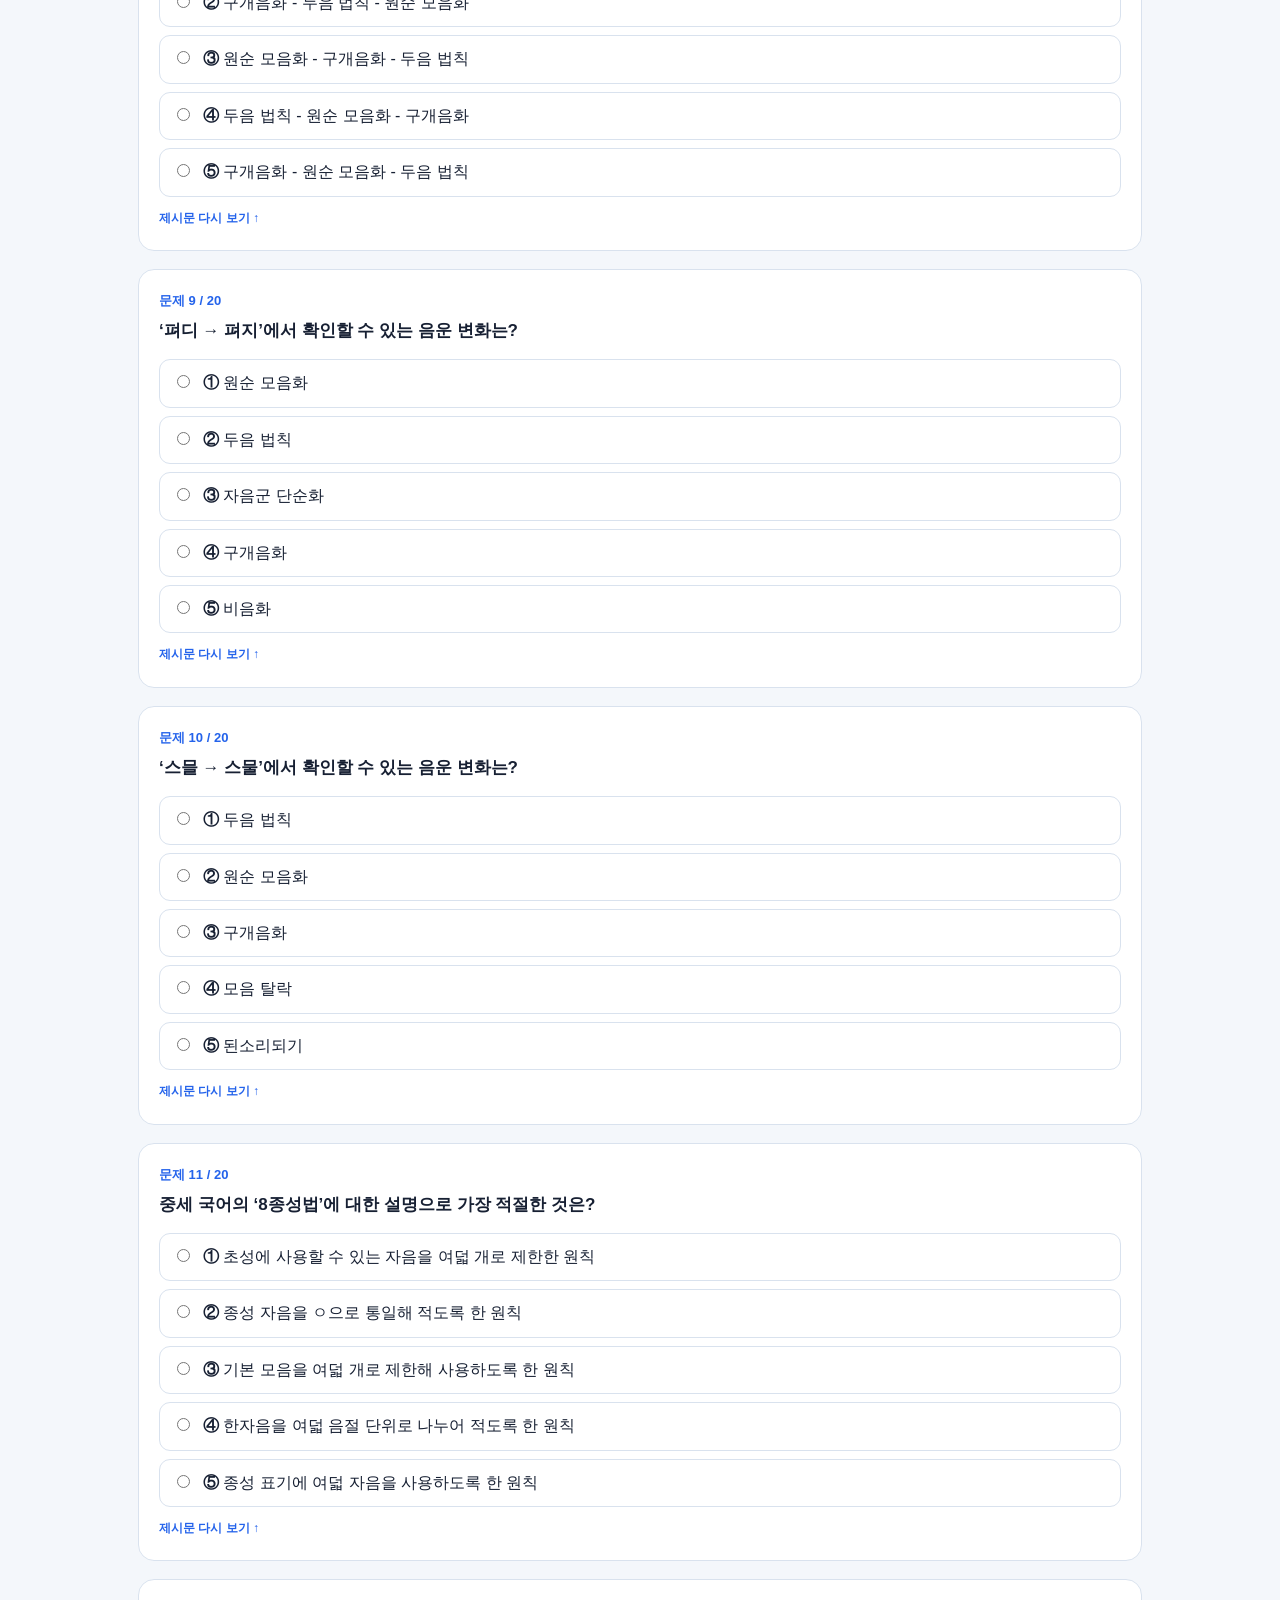
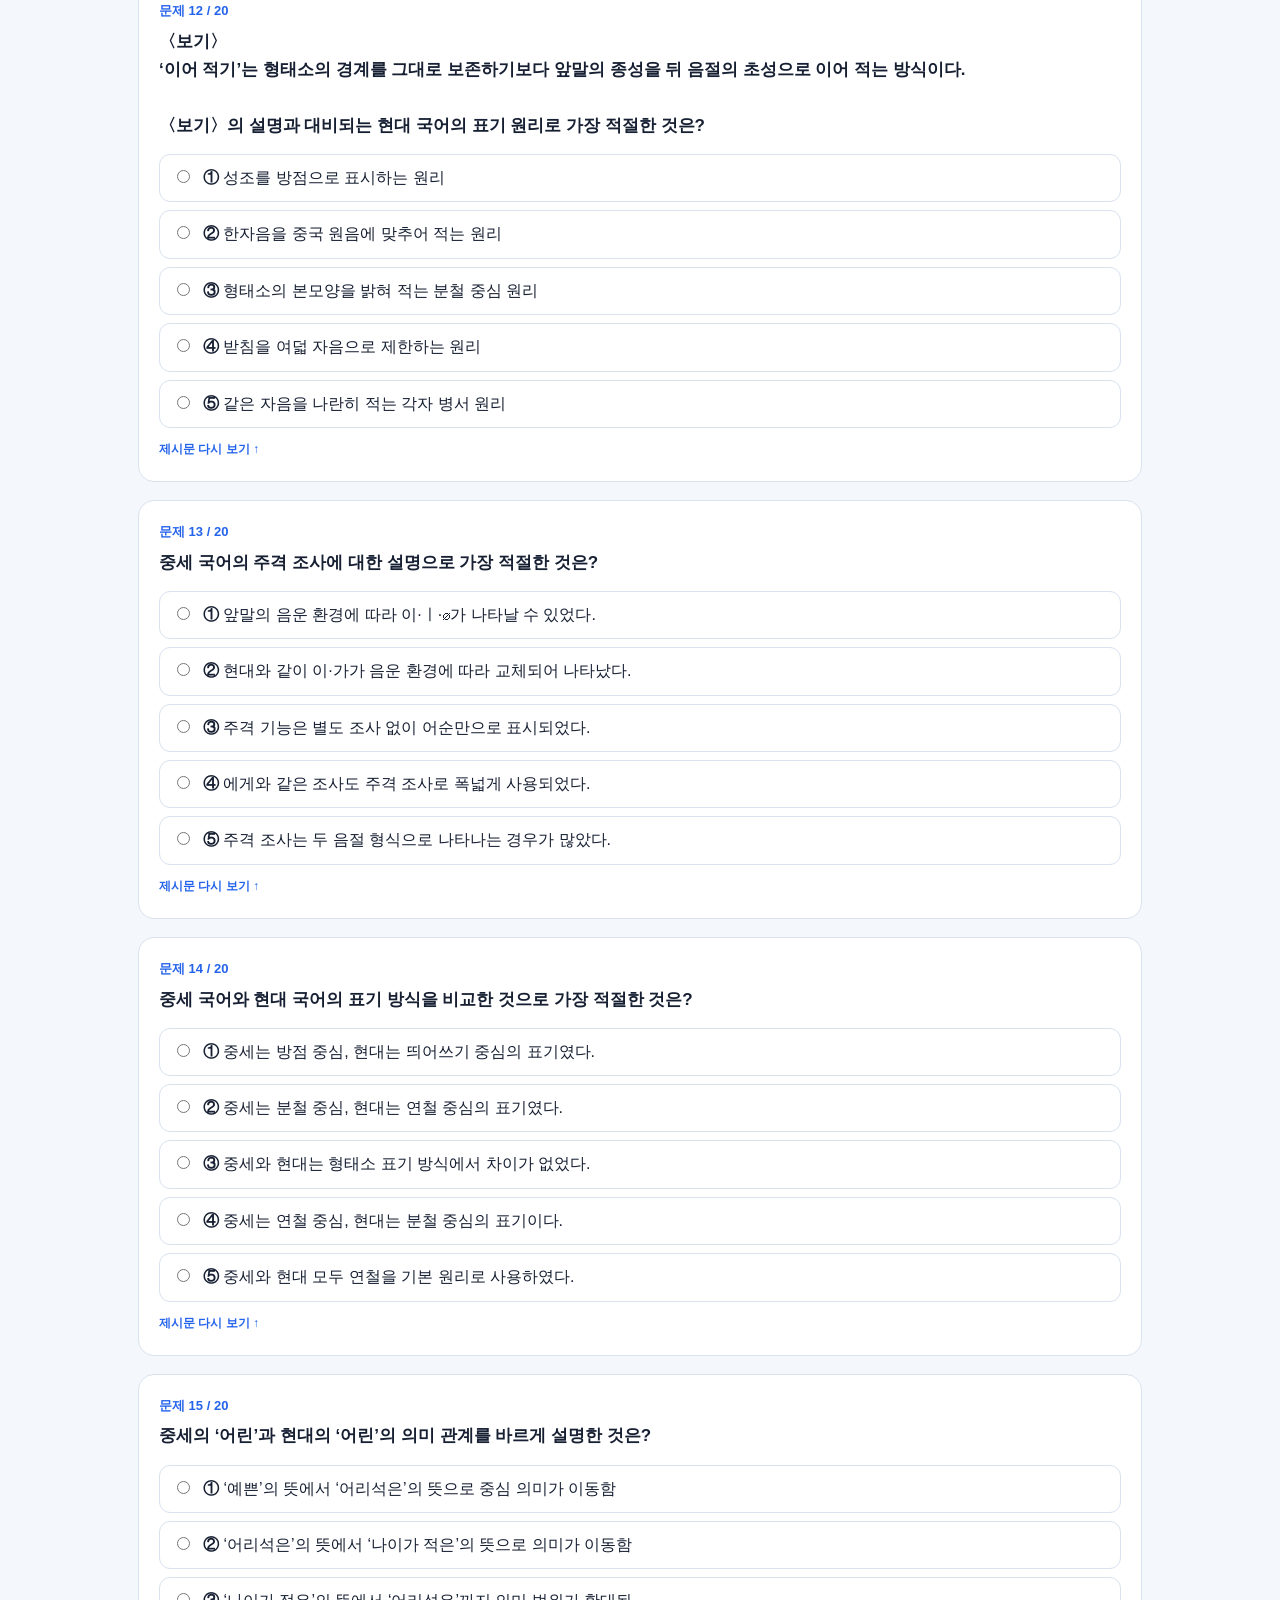
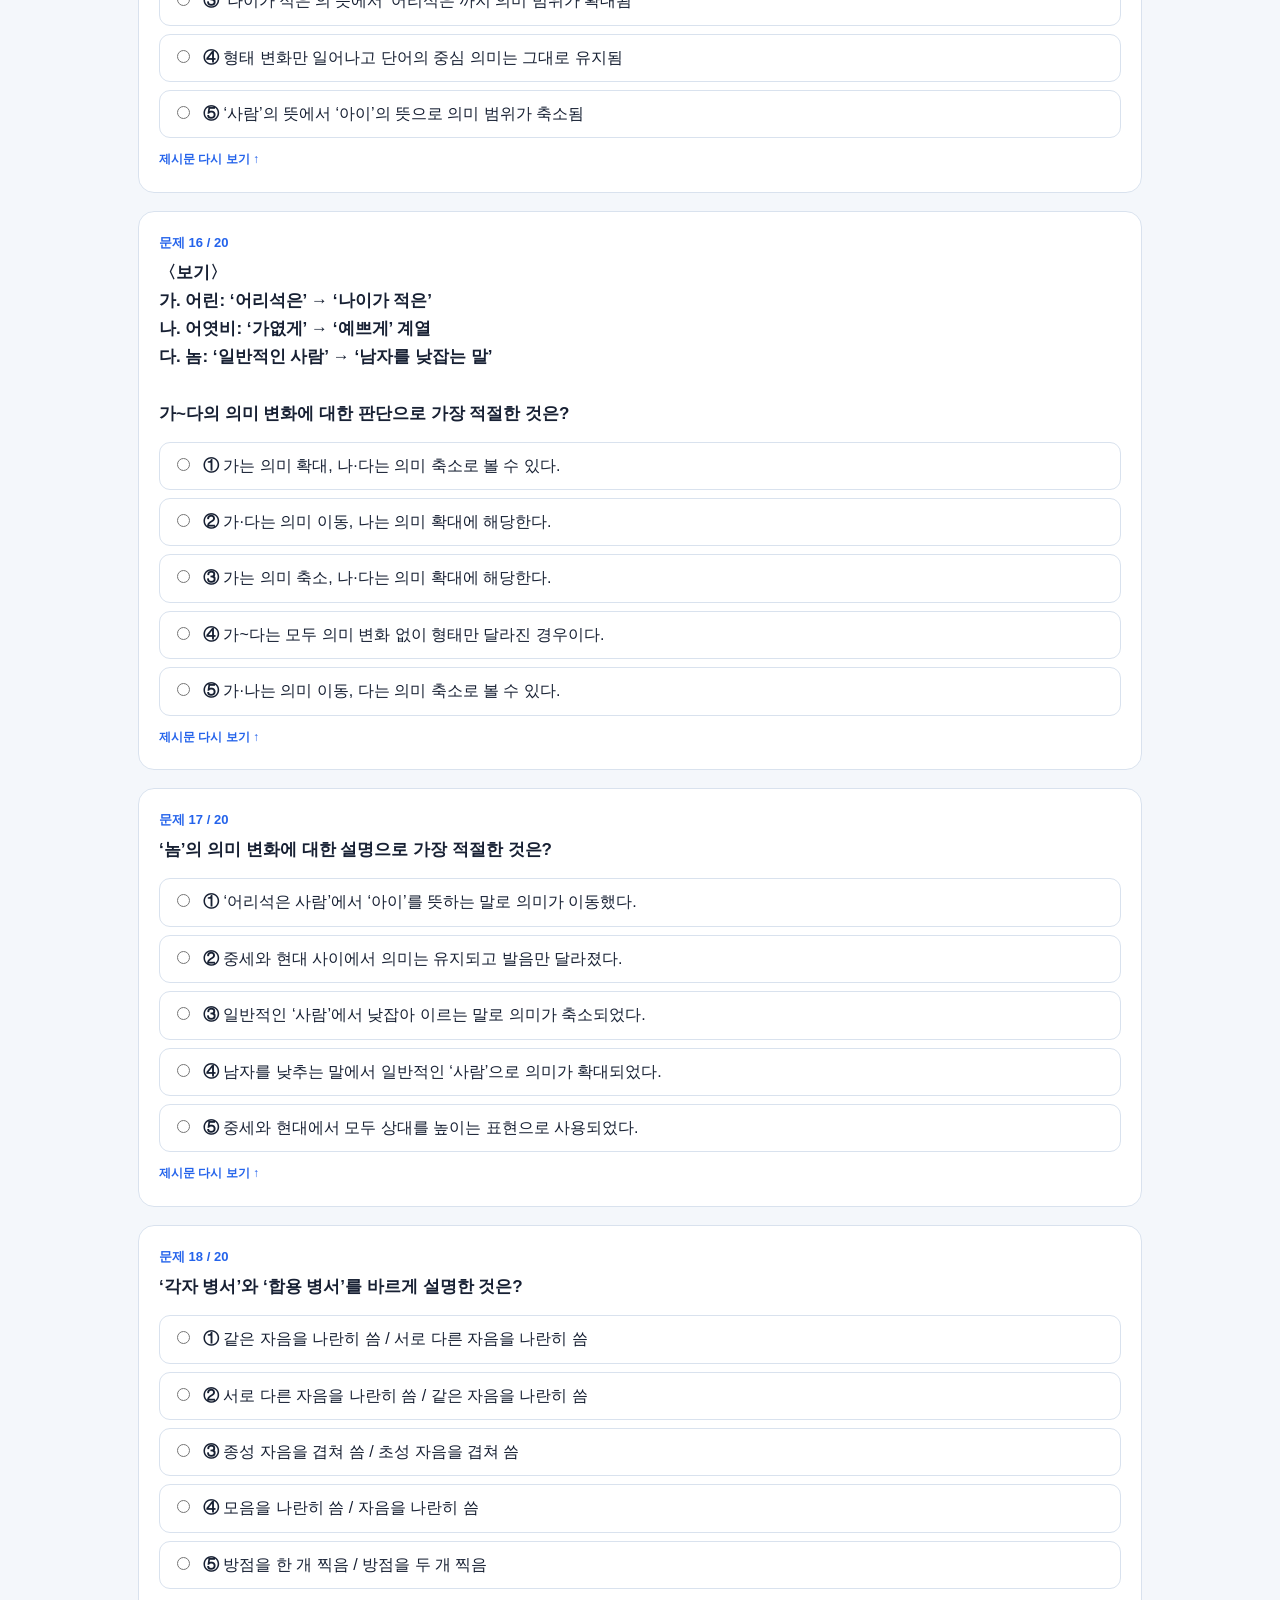
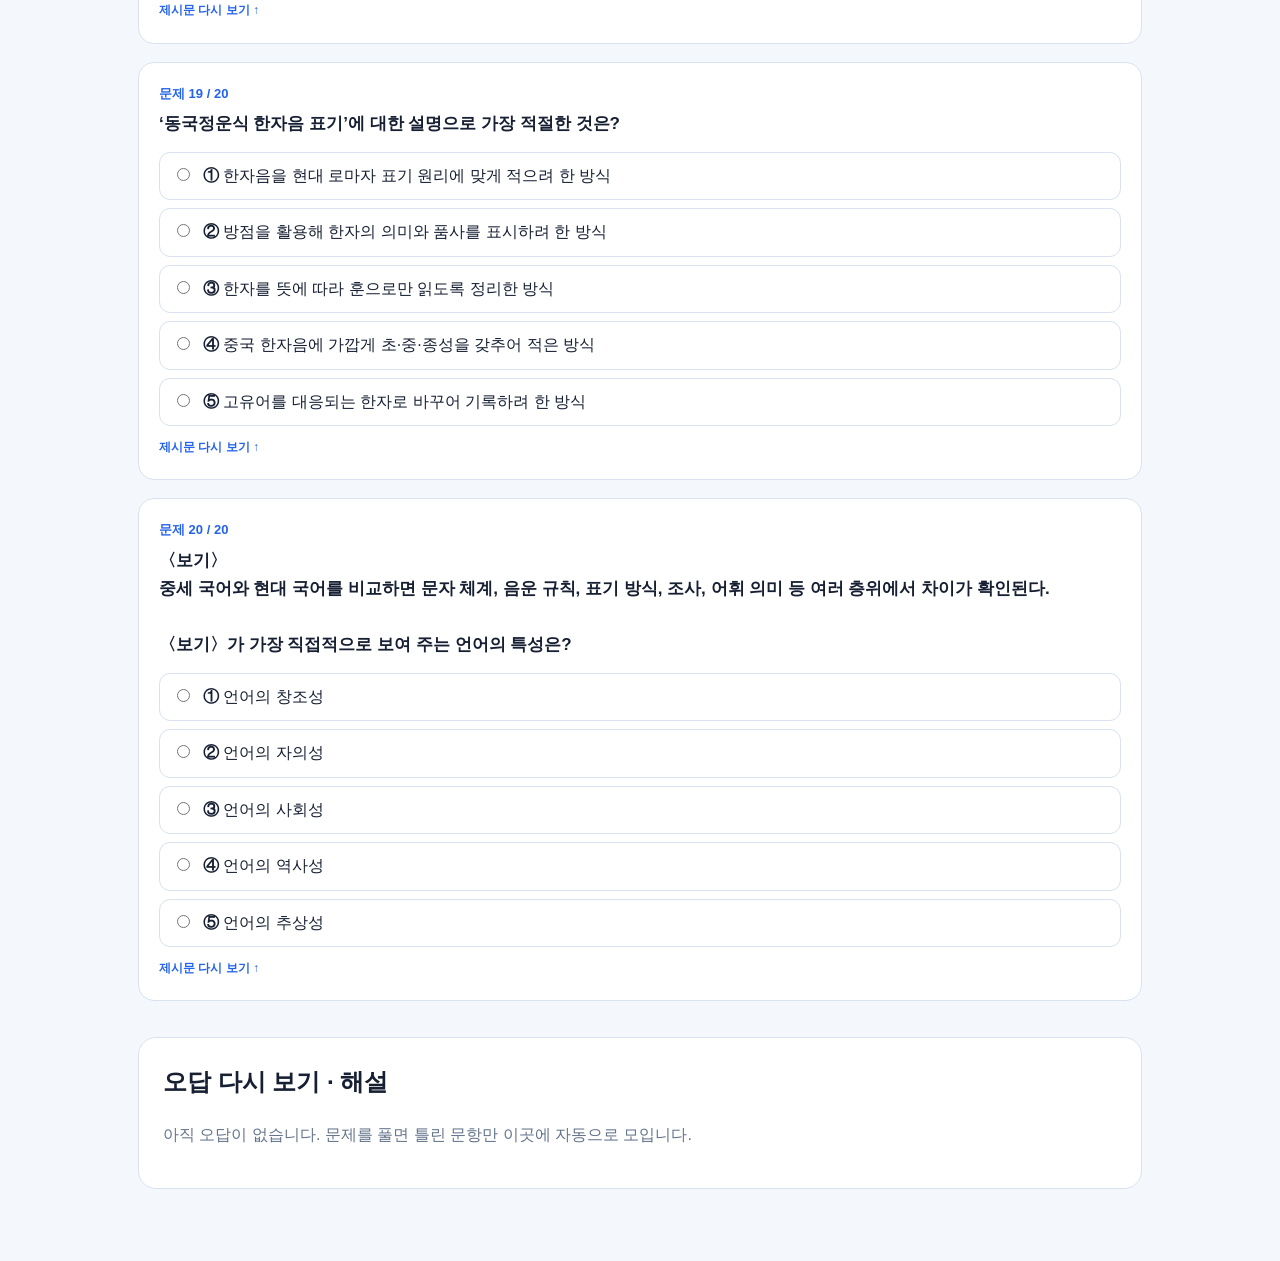
<file: 2026-2-midterm/05-language.html>
<!doctype html><html lang="ko"><head><meta charset="utf-8"><meta name="viewport" content="width=device-width,initial-scale=1">
  <link rel="stylesheet" href="styles.css"><title>배곧고1 중간고사 대비</title></head><body>
  <header class="site-header"><div class="header-inner"><div class="brand">배곧고1 국어 중간고사 대비<small>챕터별 20문제 · 즉시 채점 · 오답 자동 정리</small></div>
  <nav class="top-nav"><a href="index.html">전체 범위</a><a href="01-chamhoerok.html">참회록</a><a href="02-gogung.html">고궁</a><a href="03-daeseol.html">대설주의보</a><a href="04-evan.html">노찬성과 에반</a><a href="05-language.html">국어 변화</a><a href="06-ai-coexist.html">AI 공존</a><a href="07-ai-innovation.html">AI 혁신</a></nav></div></header>
  <div class="statusbar"><div class="status-inner"><div class="score" id="score">풀이 0/20</div><div class="progress-track"><div class="progress-fill" id="progress-fill"></div></div><button id="reset" class="btn btn-light">초기화</button></div></div>
  <main class="container"><section class="chapter-head"><div class="breadcrumb"><a href="index.html">전체 범위</a> › 챕터 문제</div><h1 id="chapter-title"></h1><p id="chapter-subtitle"></p><p class="range" id="chapter-range"></p></section>
  <section id="source-box" class="source-box"></section><section id="questions" class="questions"></section>
  <section class="wrong-section"><h2>오답 다시 보기 · 해설</h2><p id="wrong-empty" class="wrong-empty">아직 오답이 없습니다. 문제를 풀면 틀린 문항만 이곳에 자동으로 모입니다.</p><div id="wrong-list" class="wrong-list"></div></section></main>
  
  <script>window.CHAPTER_ID="language";</script><script src="data.js"></script><script src="app.js"></script></body></html>
</file>
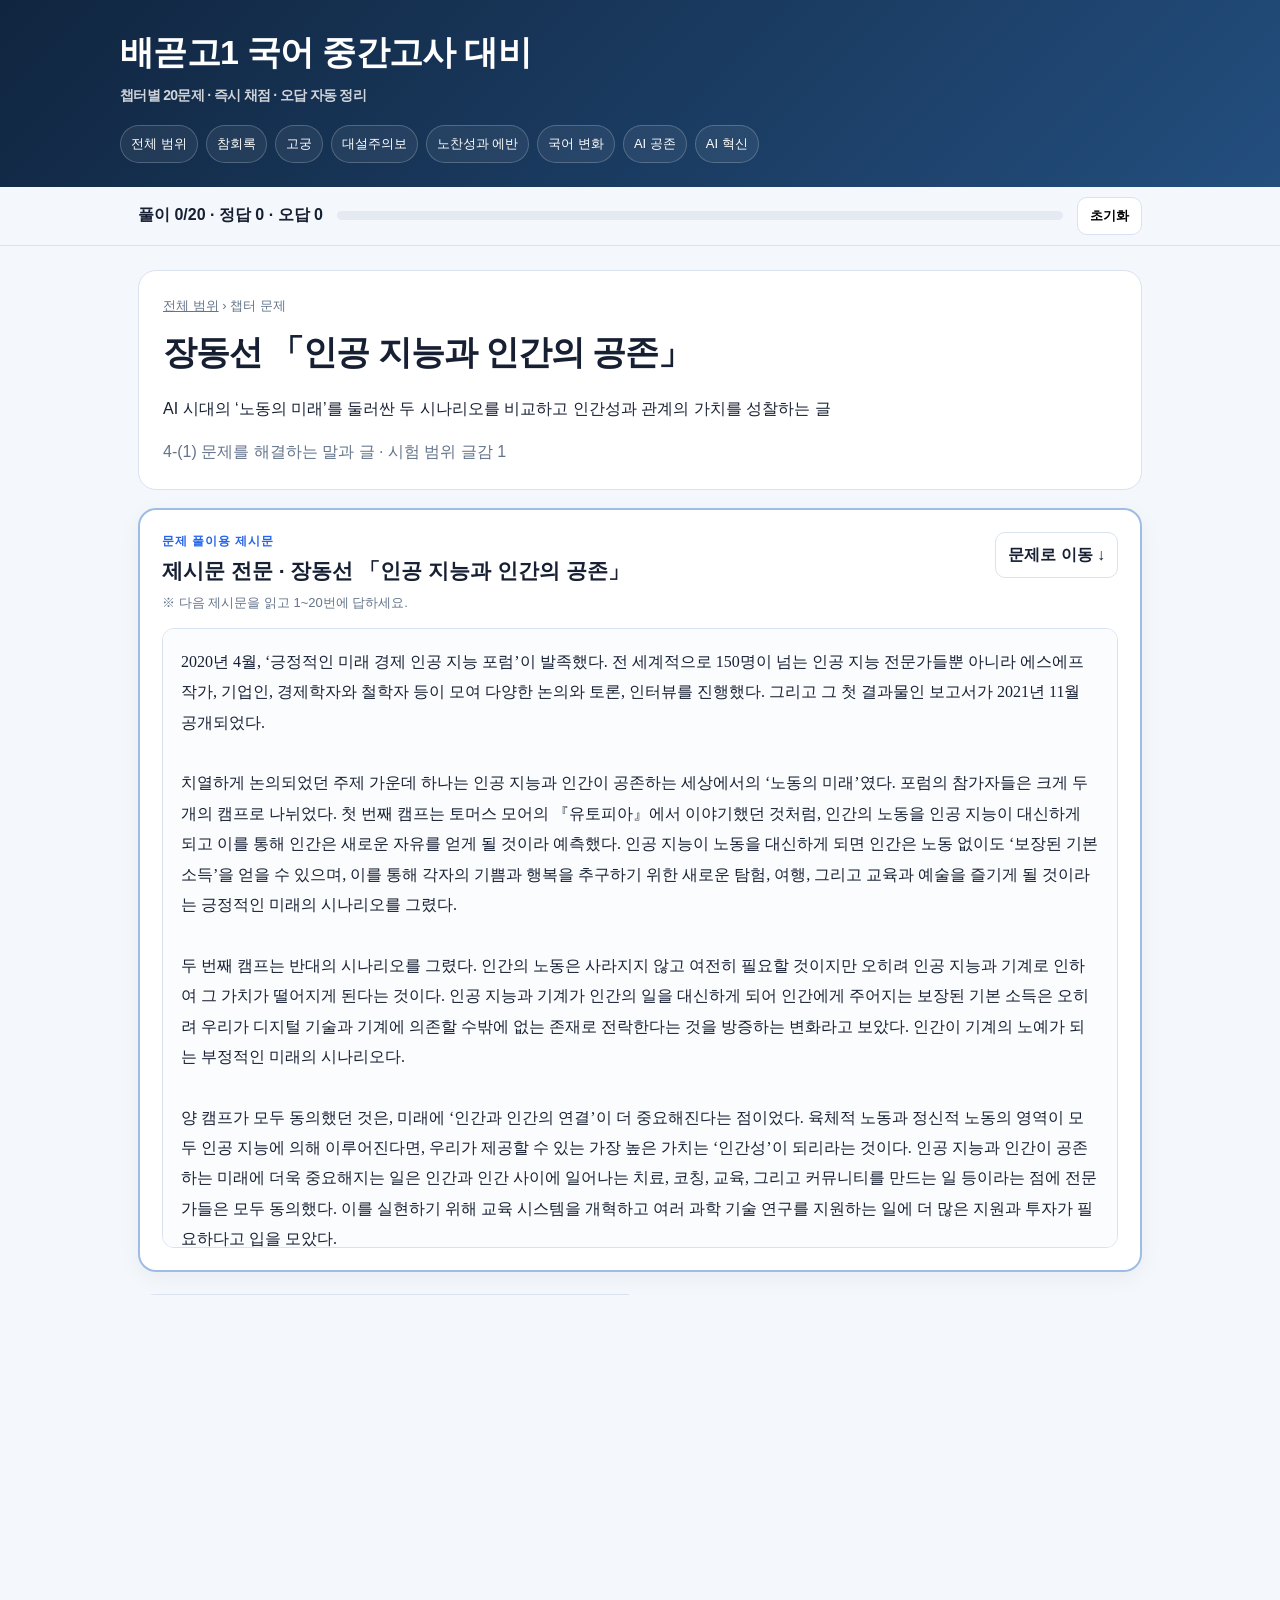
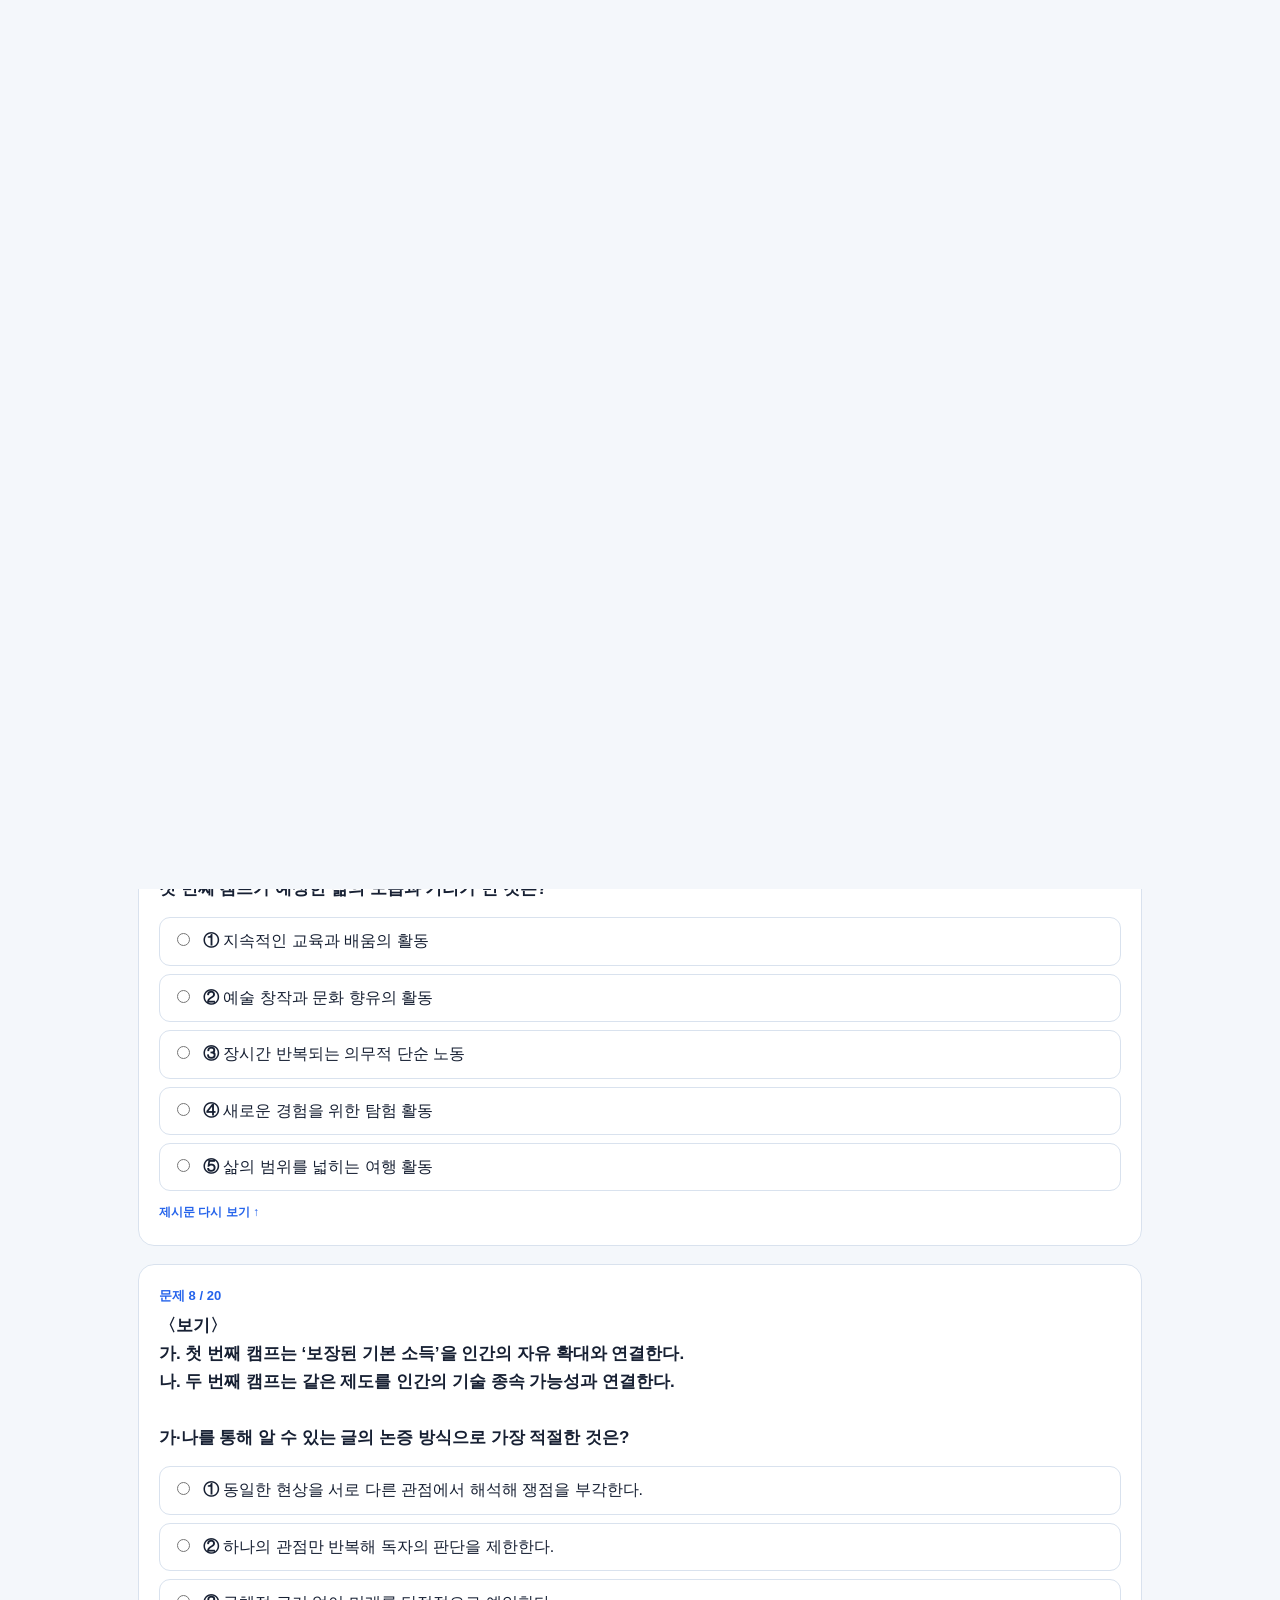
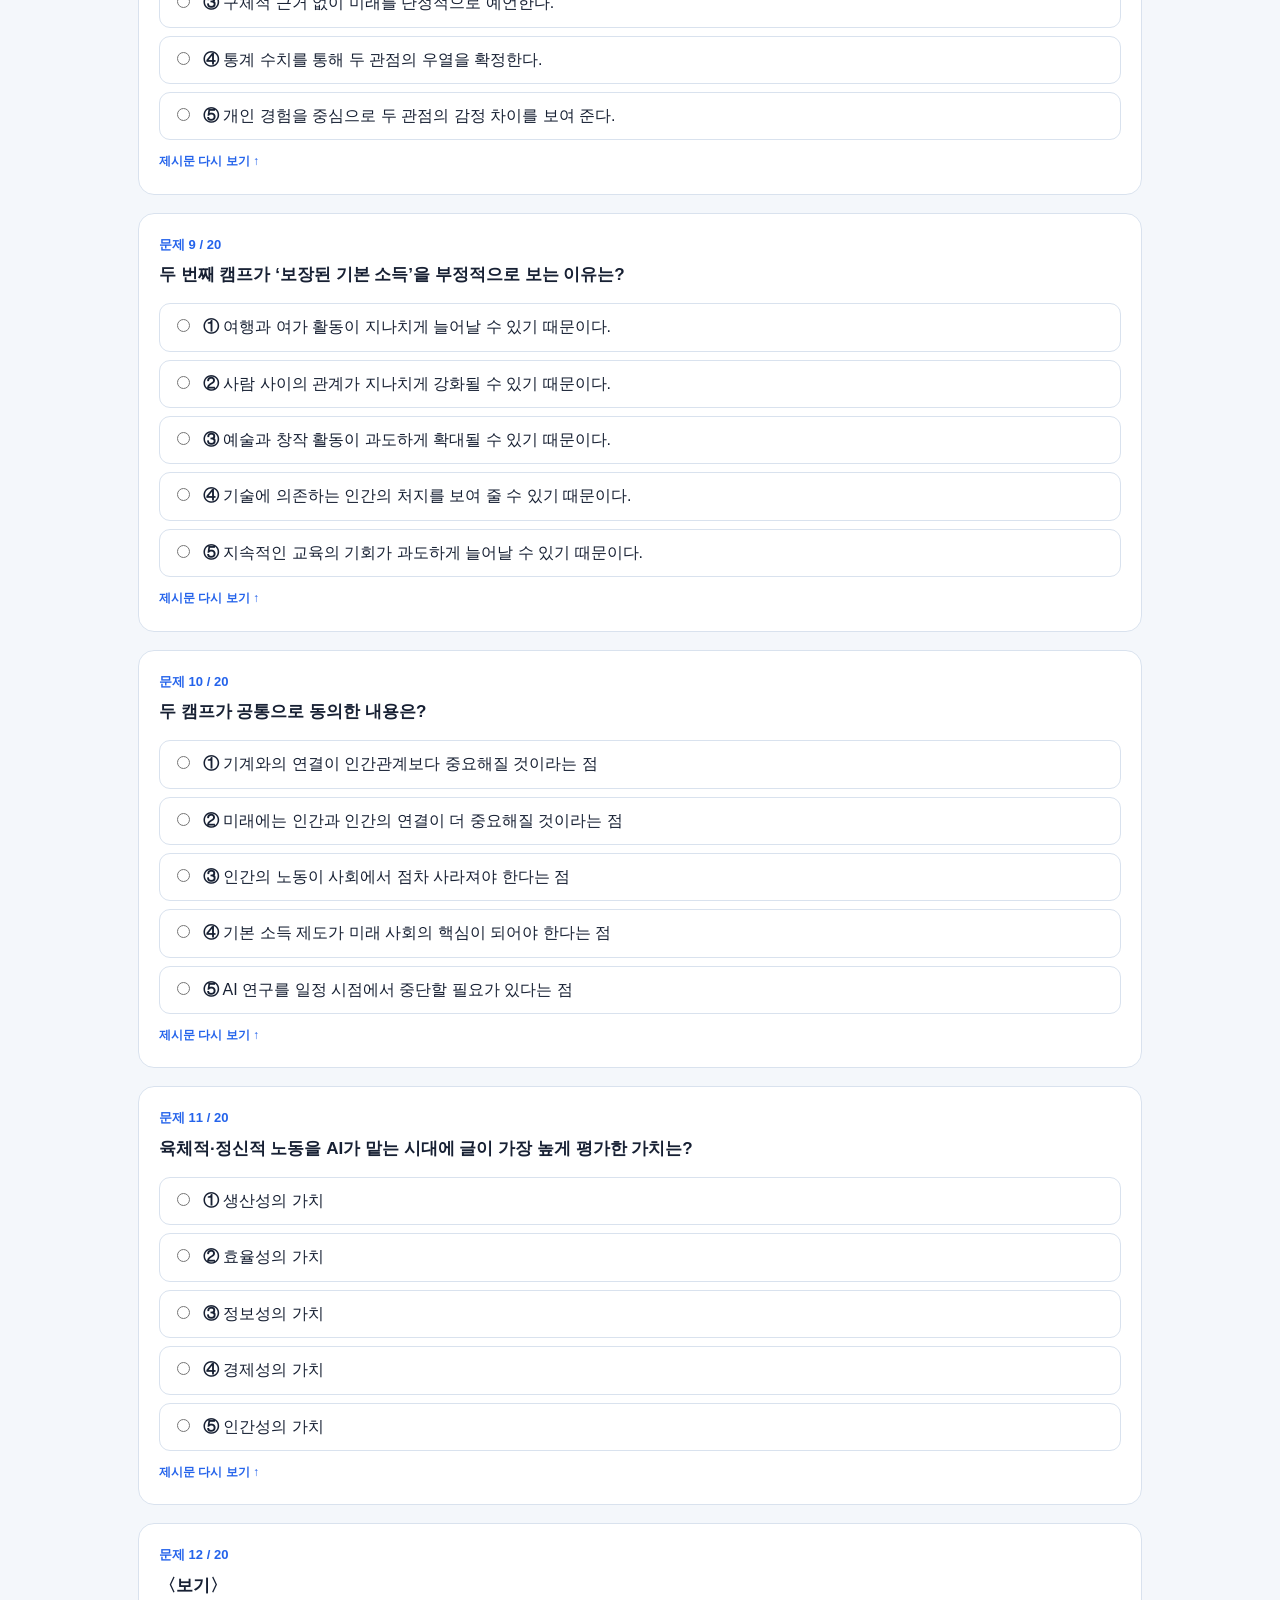
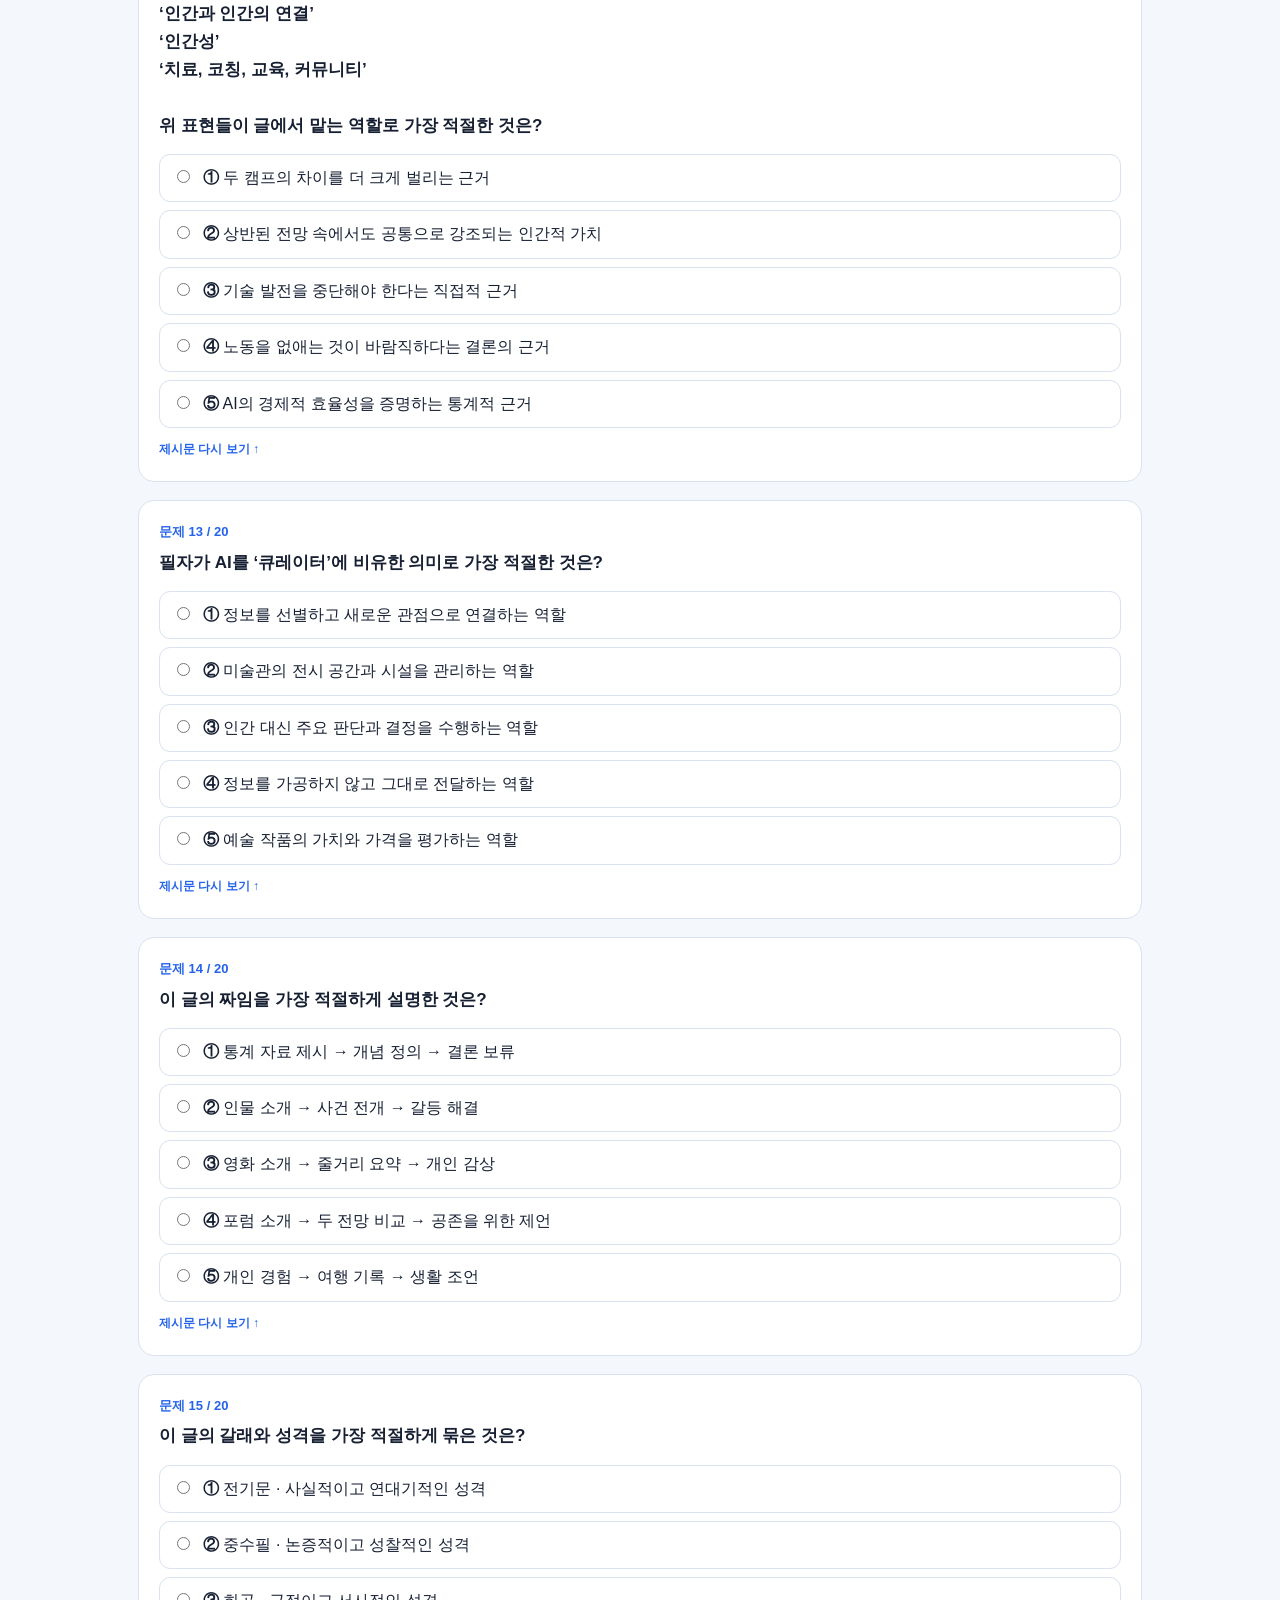
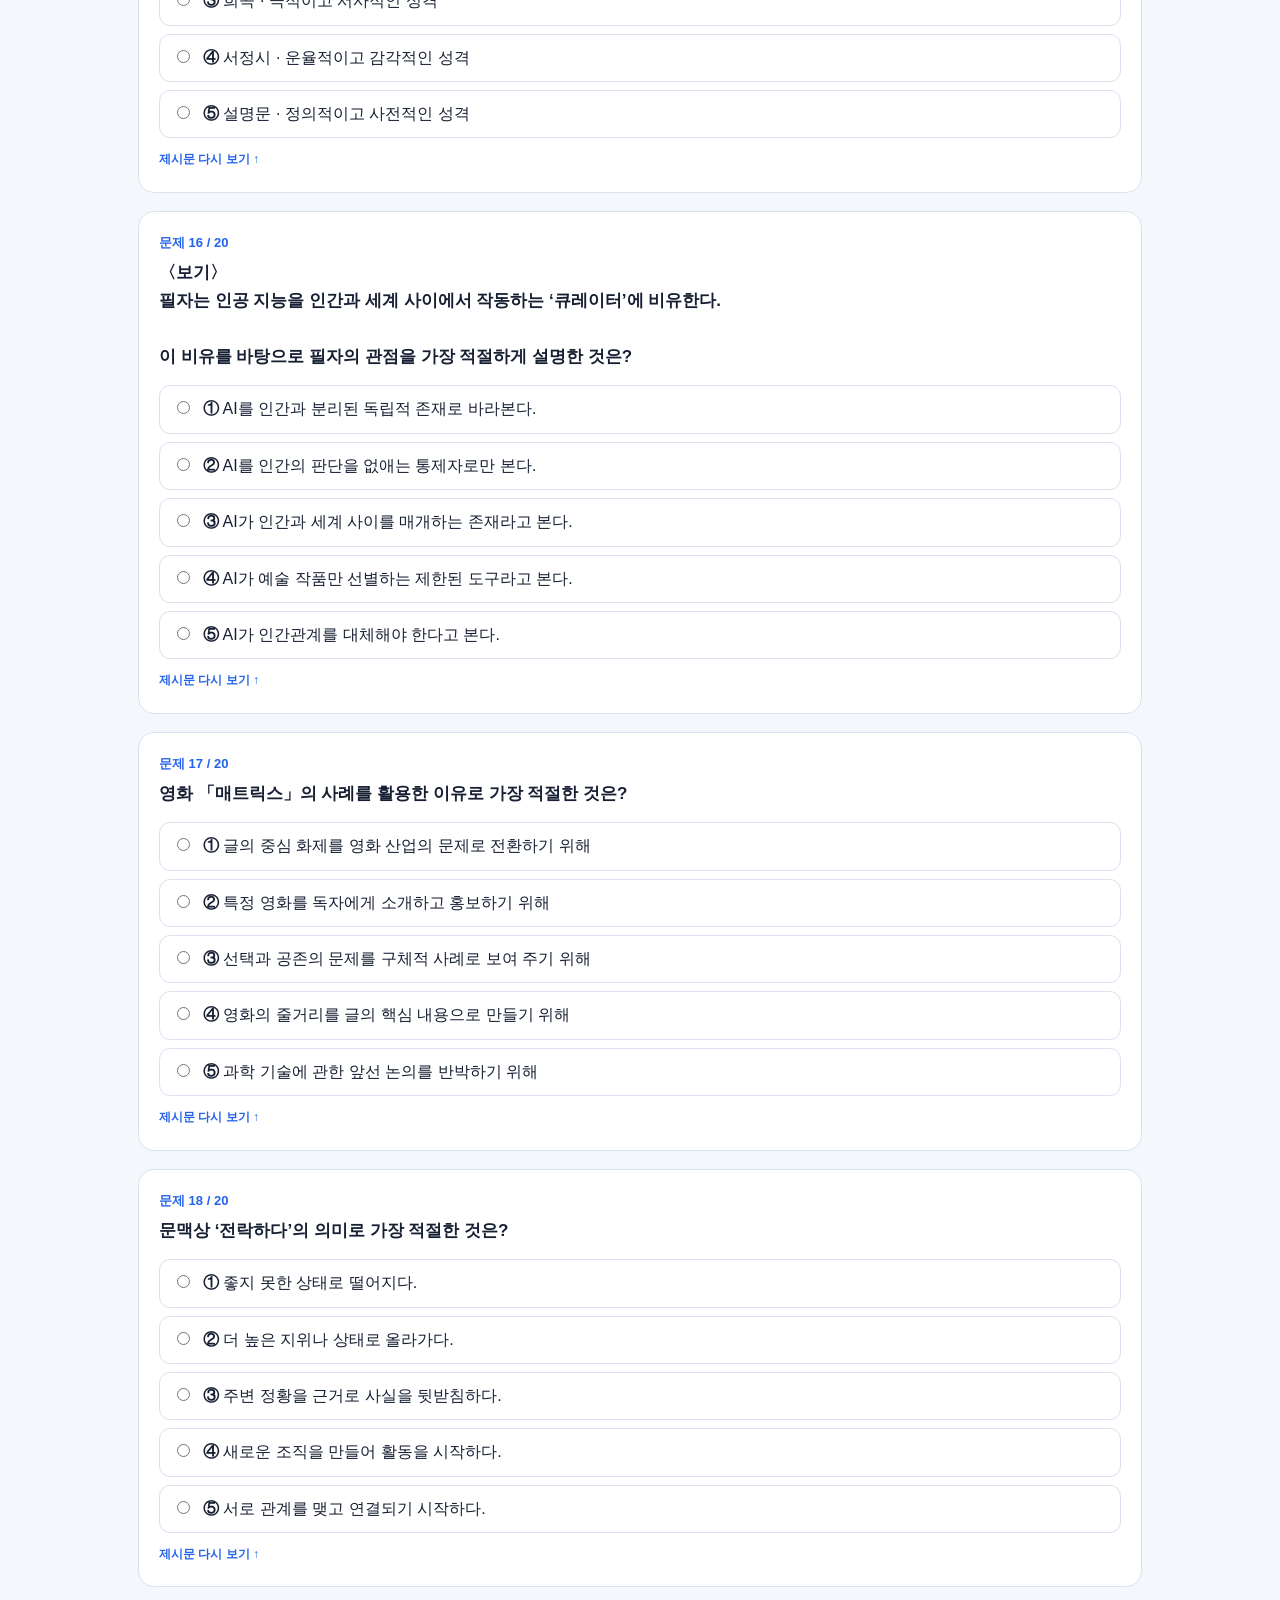
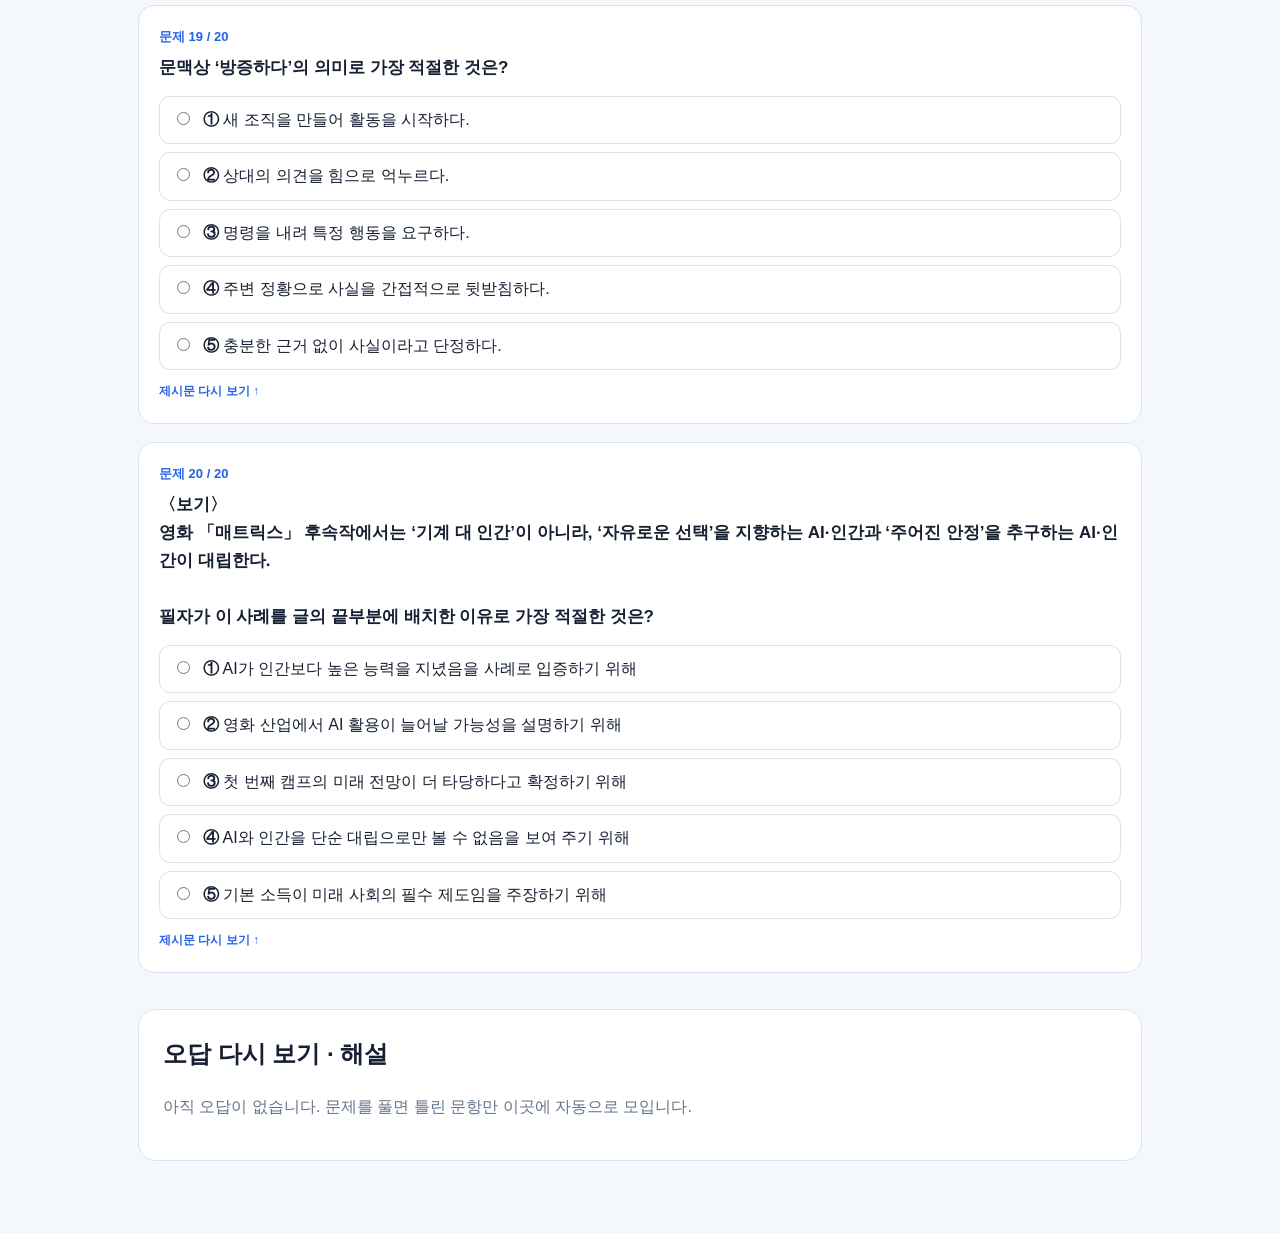
<file: 2026-2-midterm/06-ai-coexist.html>
<!doctype html><html lang="ko"><head><meta charset="utf-8"><meta name="viewport" content="width=device-width,initial-scale=1">
  <link rel="stylesheet" href="styles.css"><title>배곧고1 중간고사 대비</title></head><body>
  <header class="site-header"><div class="header-inner"><div class="brand">배곧고1 국어 중간고사 대비<small>챕터별 20문제 · 즉시 채점 · 오답 자동 정리</small></div>
  <nav class="top-nav"><a href="index.html">전체 범위</a><a href="01-chamhoerok.html">참회록</a><a href="02-gogung.html">고궁</a><a href="03-daeseol.html">대설주의보</a><a href="04-evan.html">노찬성과 에반</a><a href="05-language.html">국어 변화</a><a href="06-ai-coexist.html">AI 공존</a><a href="07-ai-innovation.html">AI 혁신</a></nav></div></header>
  <div class="statusbar"><div class="status-inner"><div class="score" id="score">풀이 0/20</div><div class="progress-track"><div class="progress-fill" id="progress-fill"></div></div><button id="reset" class="btn btn-light">초기화</button></div></div>
  <main class="container"><section class="chapter-head"><div class="breadcrumb"><a href="index.html">전체 범위</a> › 챕터 문제</div><h1 id="chapter-title"></h1><p id="chapter-subtitle"></p><p class="range" id="chapter-range"></p></section>
  <section id="source-box" class="source-box"></section><section id="questions" class="questions"></section>
  <section class="wrong-section"><h2>오답 다시 보기 · 해설</h2><p id="wrong-empty" class="wrong-empty">아직 오답이 없습니다. 문제를 풀면 틀린 문항만 이곳에 자동으로 모입니다.</p><div id="wrong-list" class="wrong-list"></div></section></main>
  
  <script>window.CHAPTER_ID="aicoexist";</script><script src="data.js"></script><script src="app.js"></script></body></html>
</file>
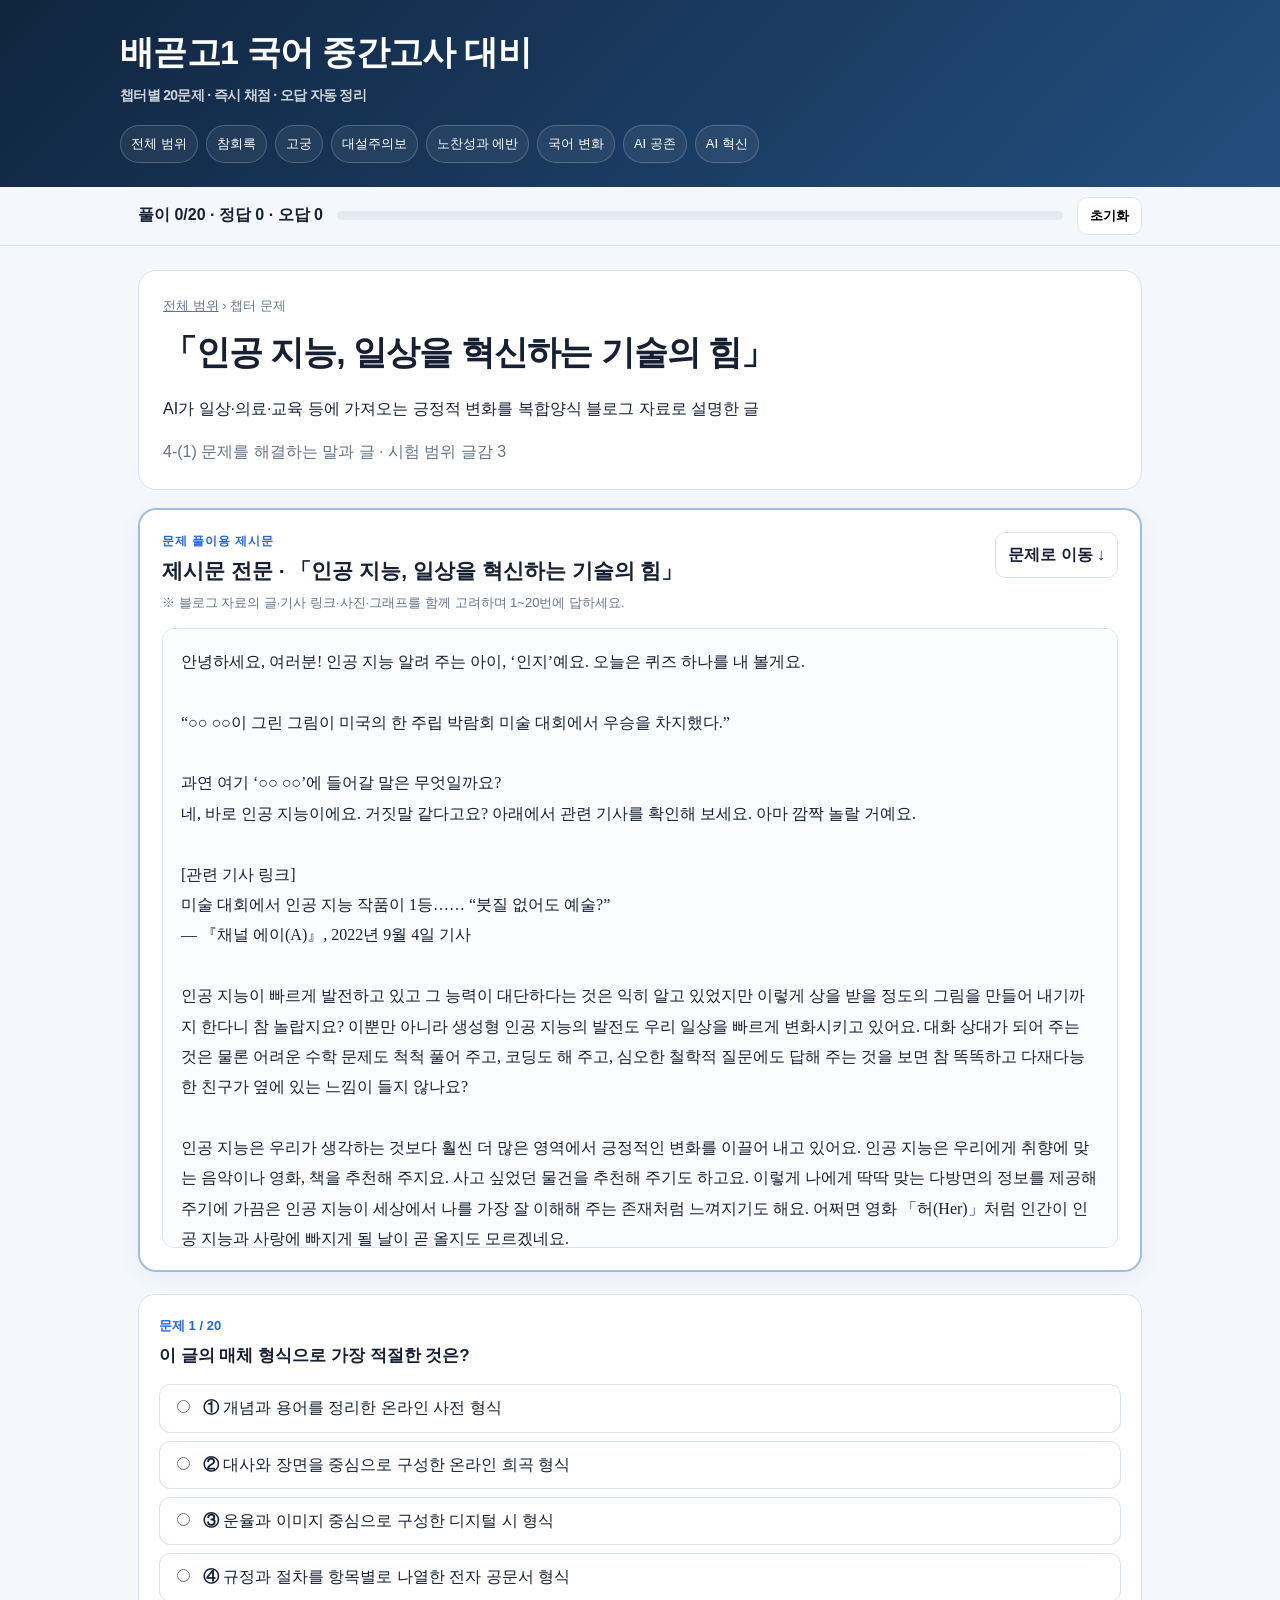
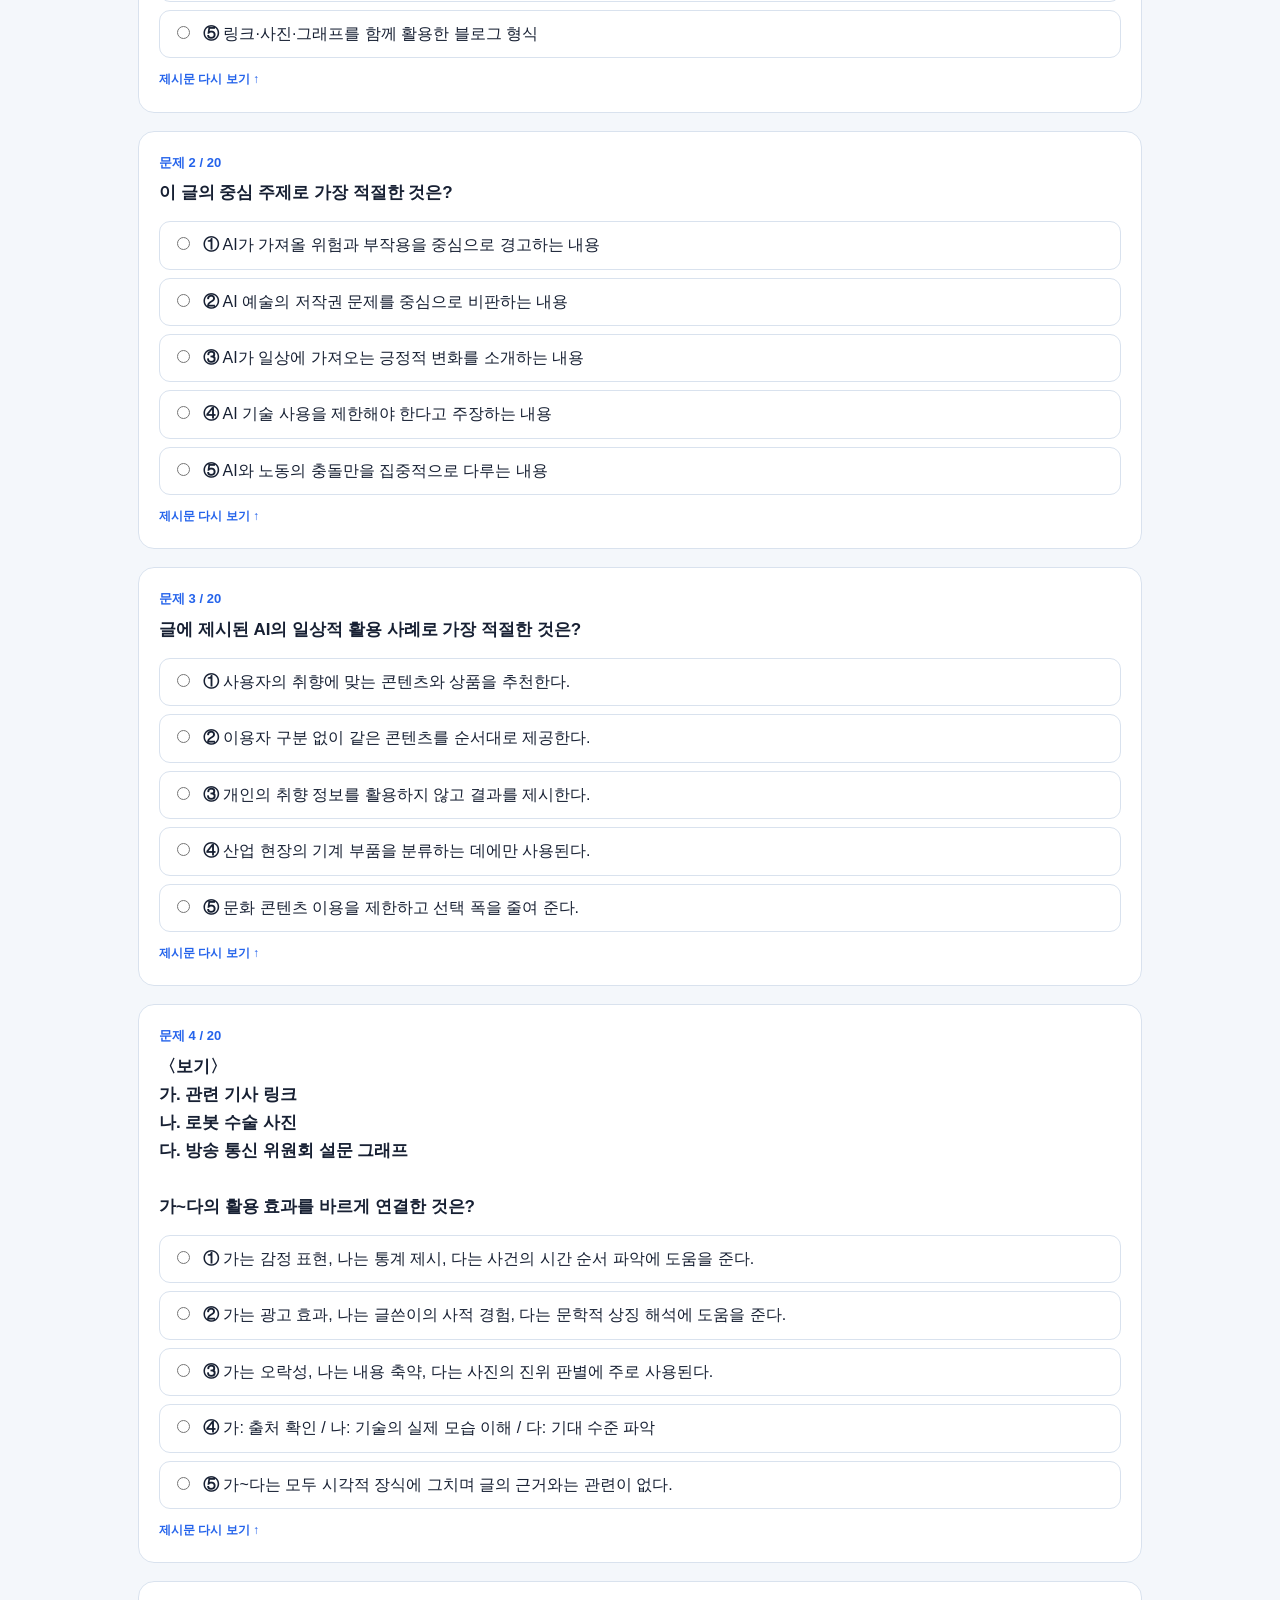
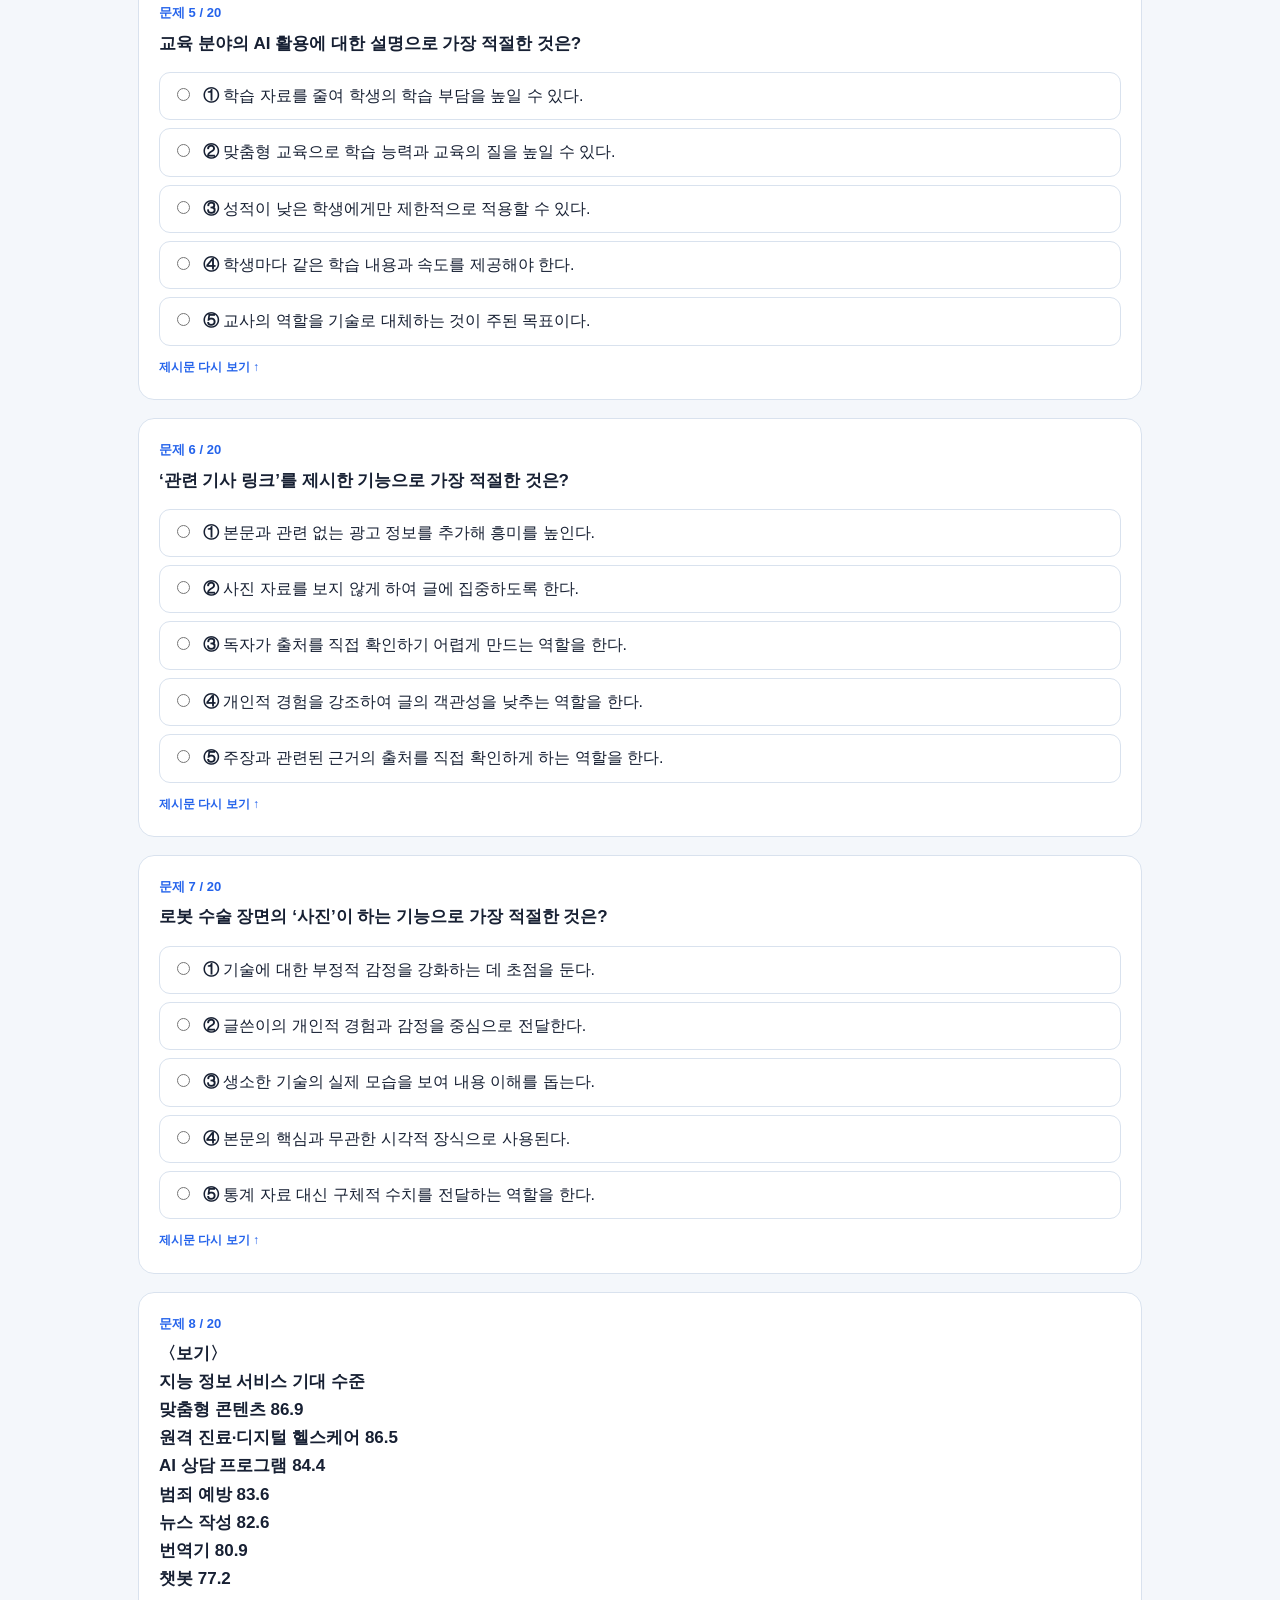
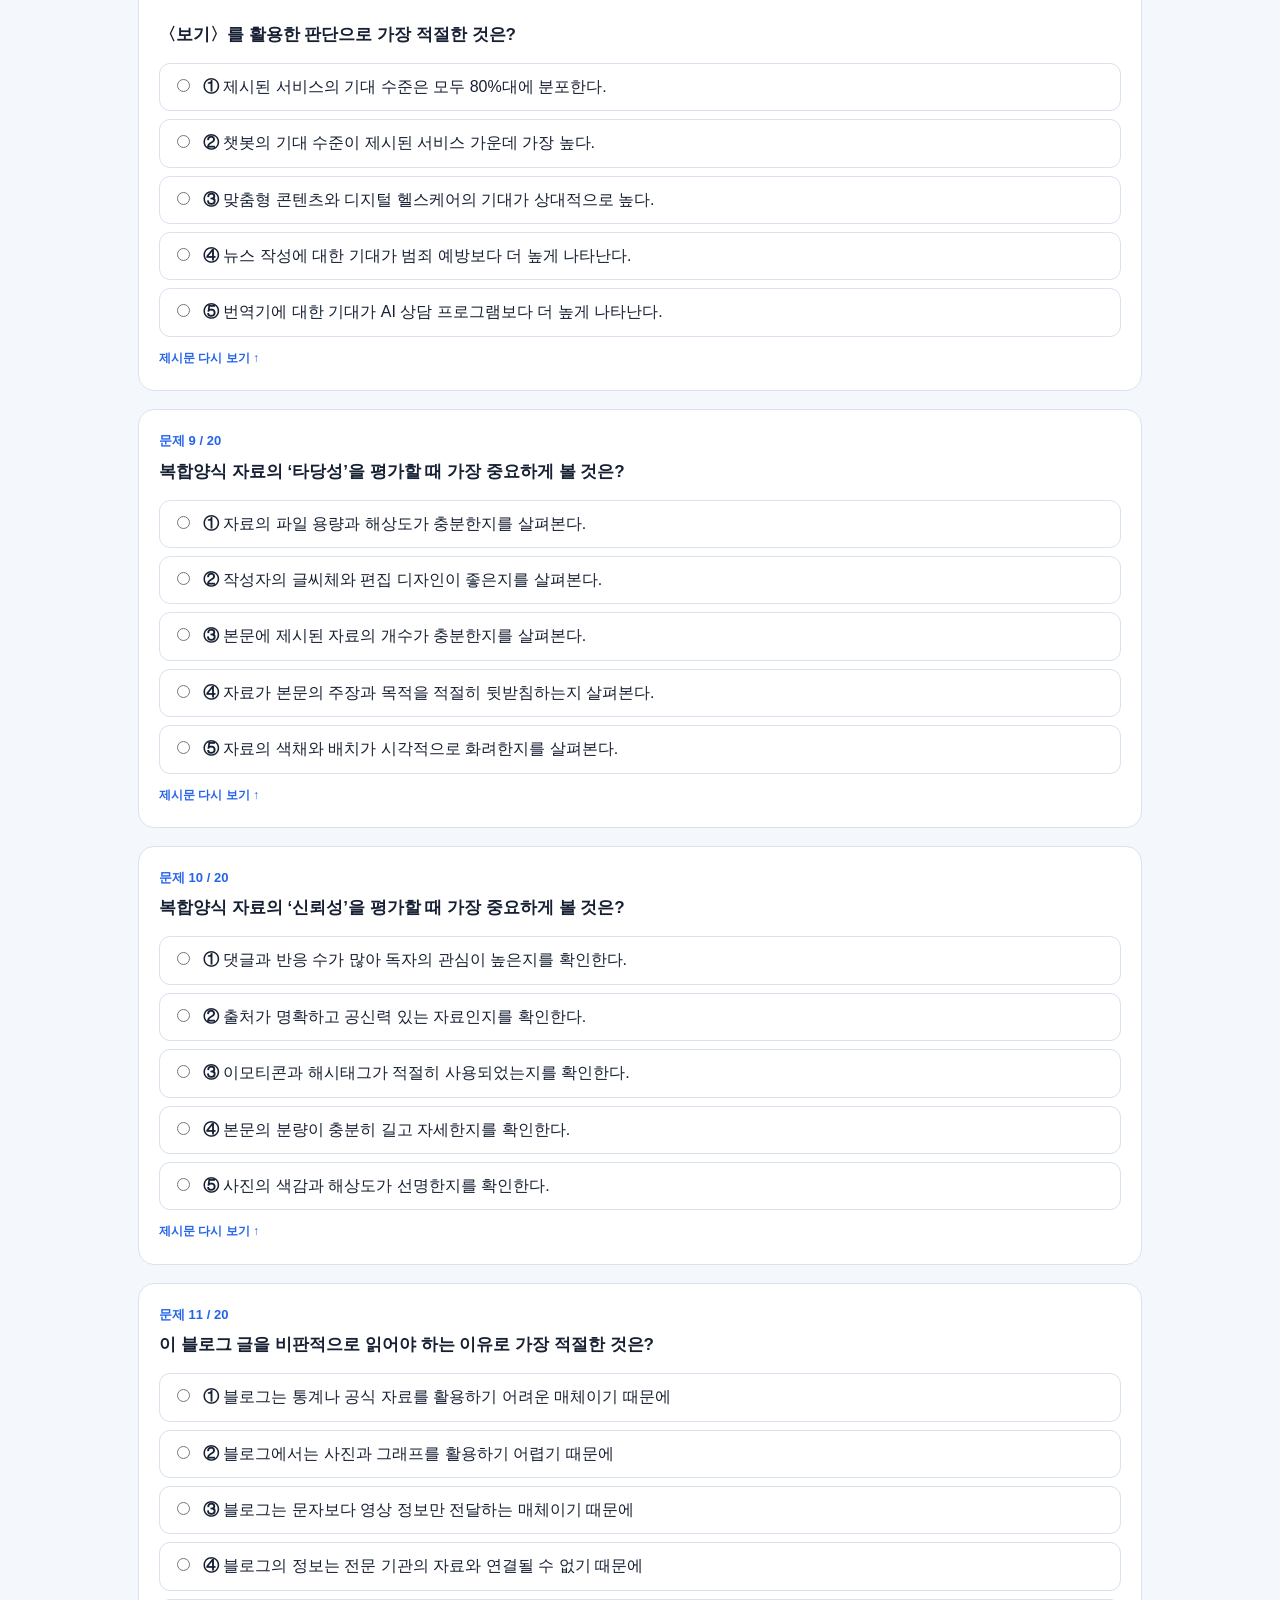
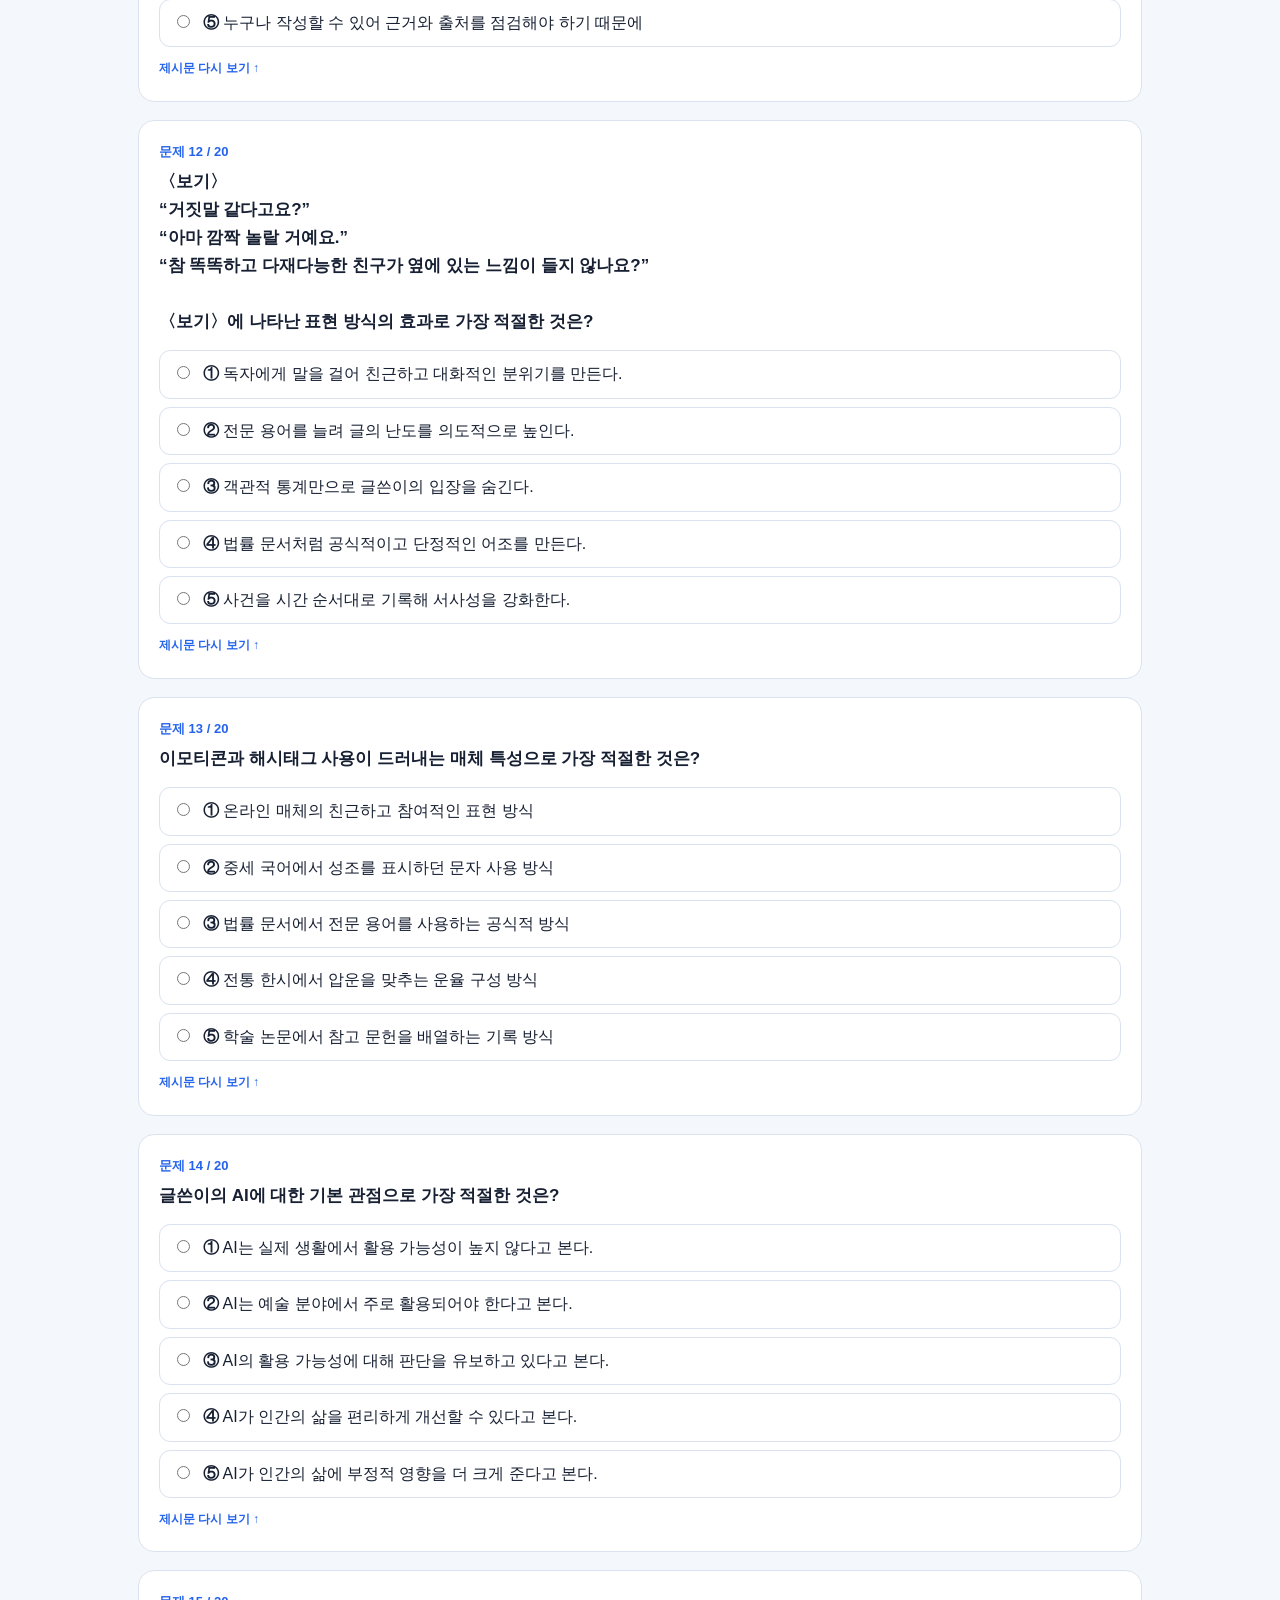
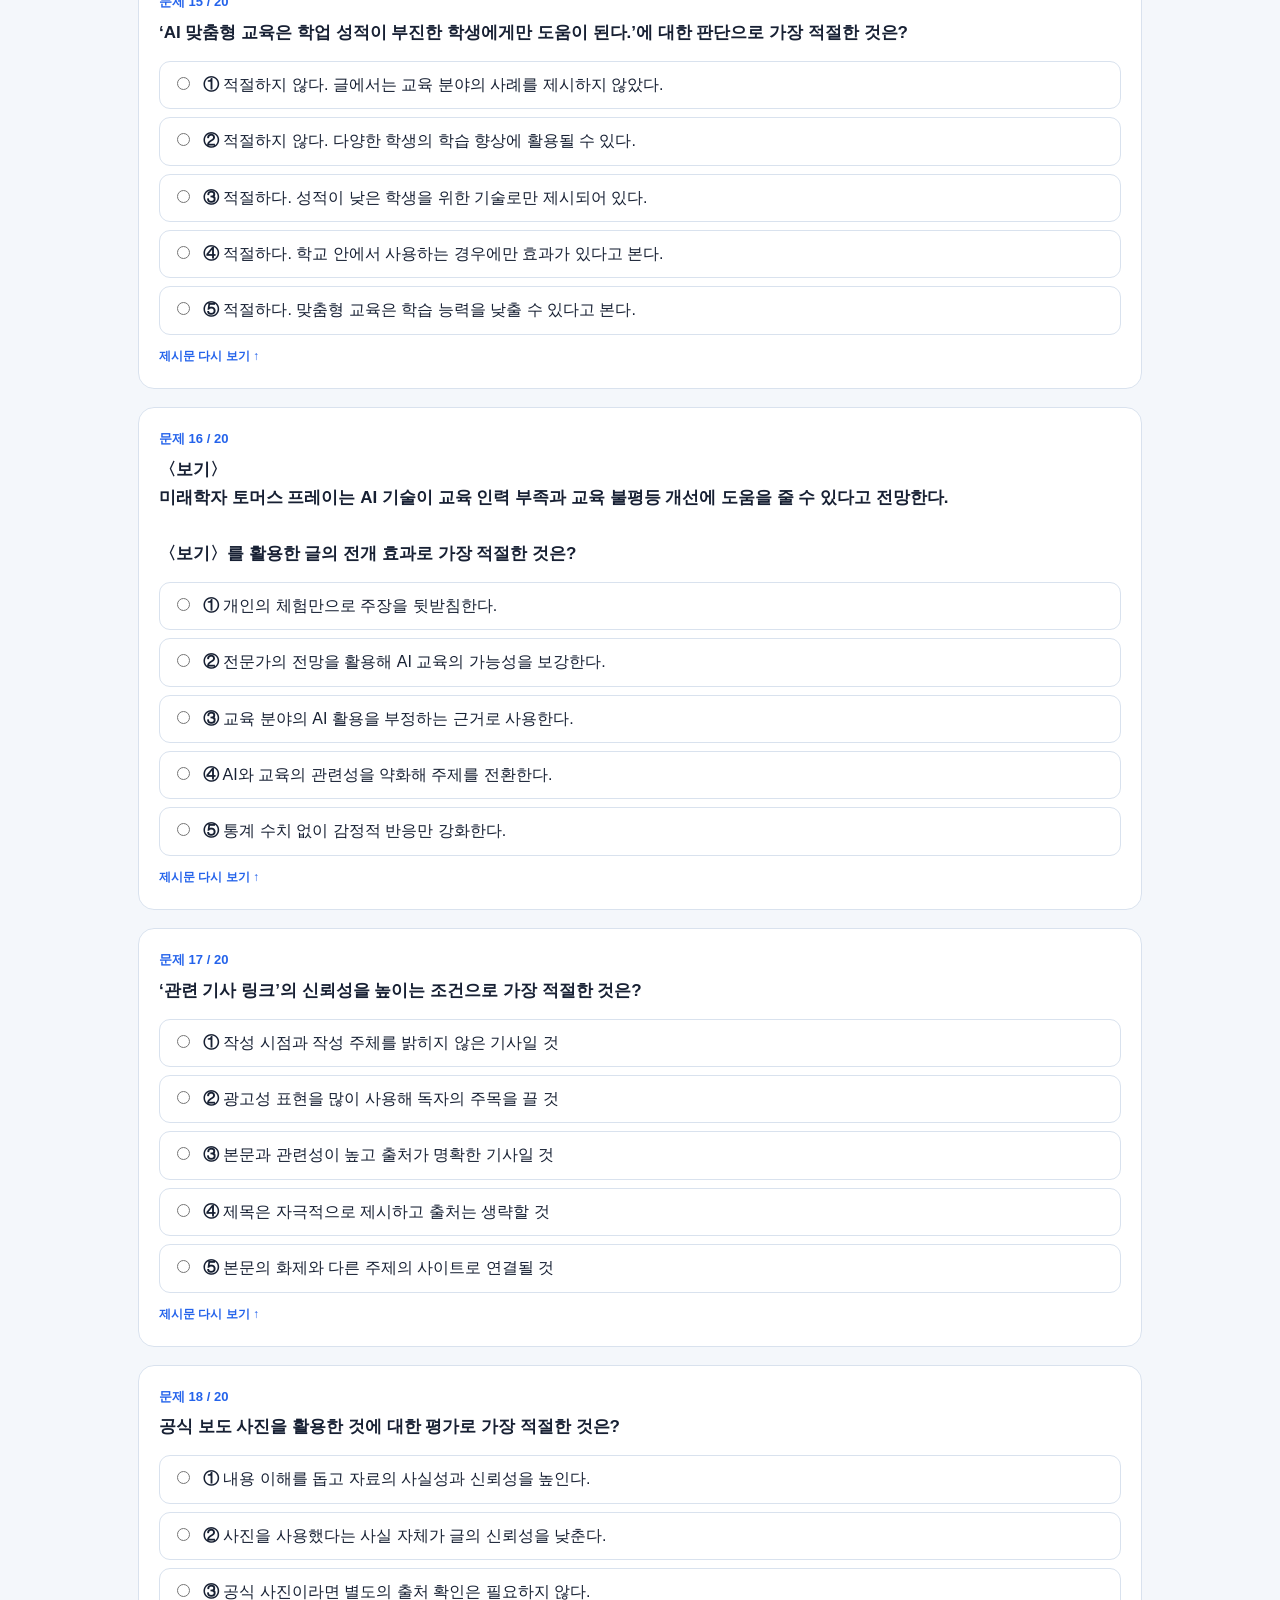
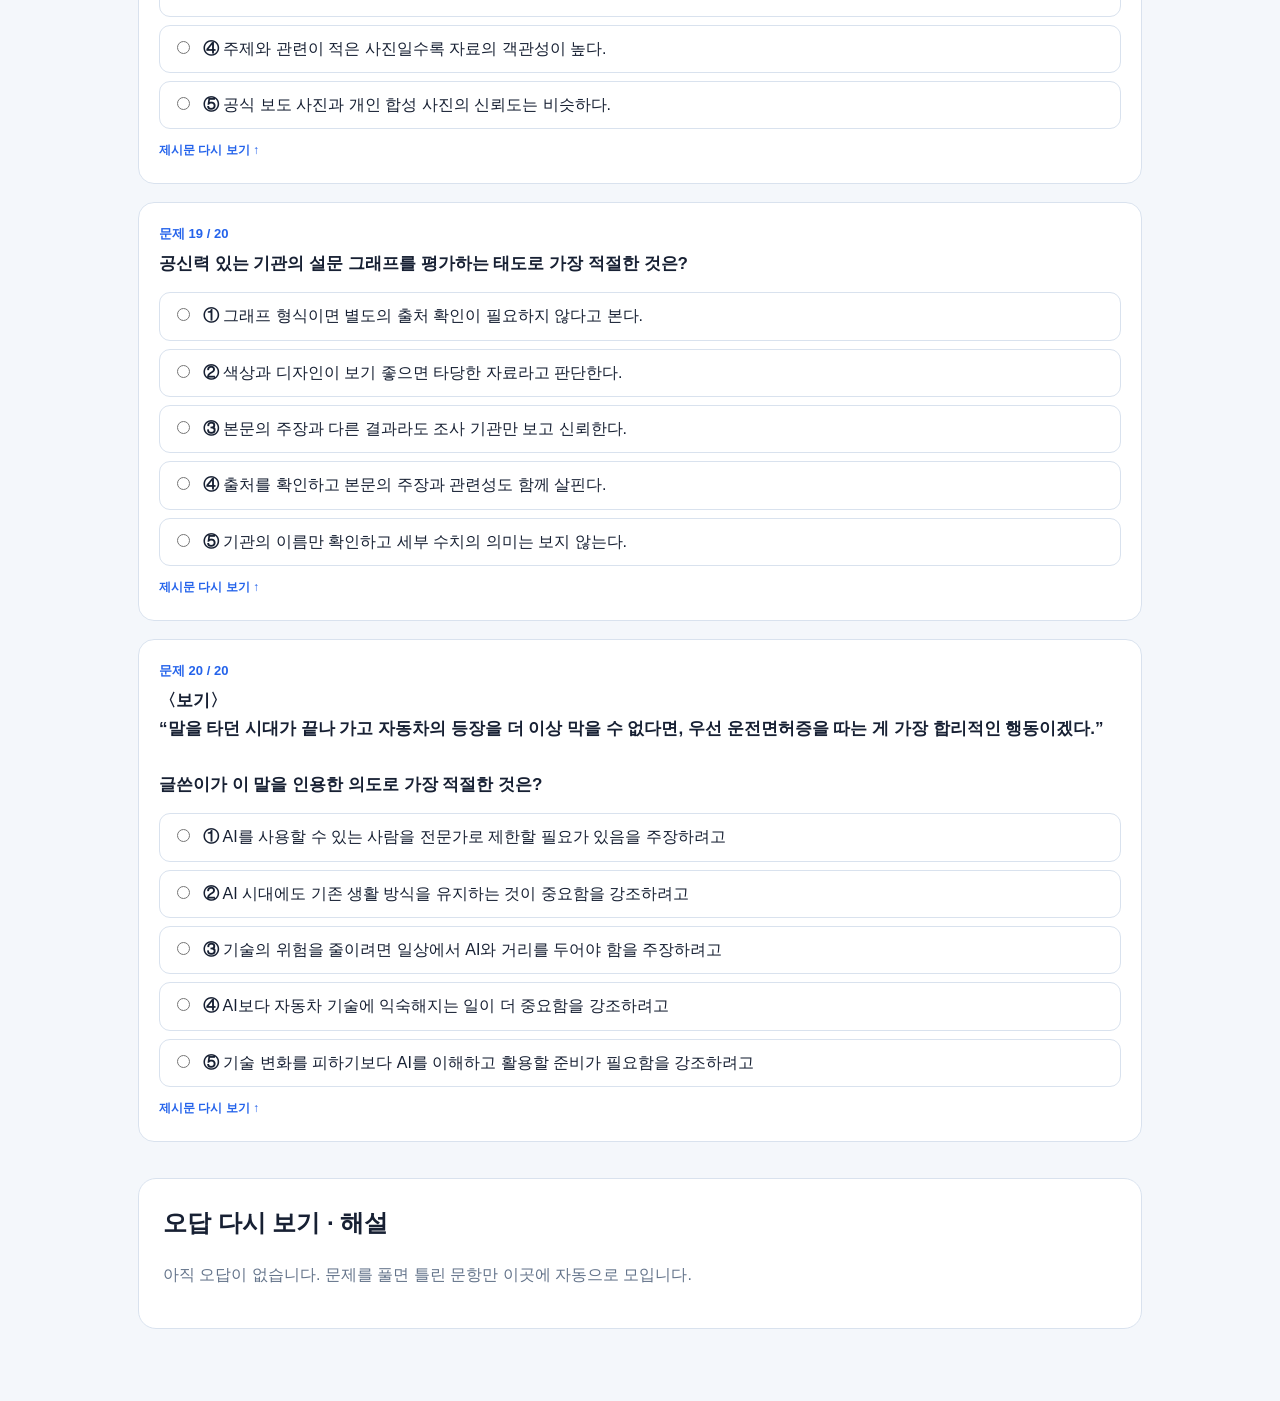
<file: 2026-2-midterm/07-ai-innovation.html>
<!doctype html><html lang="ko"><head><meta charset="utf-8"><meta name="viewport" content="width=device-width,initial-scale=1">
  <link rel="stylesheet" href="styles.css"><title>배곧고1 중간고사 대비</title></head><body>
  <header class="site-header"><div class="header-inner"><div class="brand">배곧고1 국어 중간고사 대비<small>챕터별 20문제 · 즉시 채점 · 오답 자동 정리</small></div>
  <nav class="top-nav"><a href="index.html">전체 범위</a><a href="01-chamhoerok.html">참회록</a><a href="02-gogung.html">고궁</a><a href="03-daeseol.html">대설주의보</a><a href="04-evan.html">노찬성과 에반</a><a href="05-language.html">국어 변화</a><a href="06-ai-coexist.html">AI 공존</a><a href="07-ai-innovation.html">AI 혁신</a></nav></div></header>
  <div class="statusbar"><div class="status-inner"><div class="score" id="score">풀이 0/20</div><div class="progress-track"><div class="progress-fill" id="progress-fill"></div></div><button id="reset" class="btn btn-light">초기화</button></div></div>
  <main class="container"><section class="chapter-head"><div class="breadcrumb"><a href="index.html">전체 범위</a> › 챕터 문제</div><h1 id="chapter-title"></h1><p id="chapter-subtitle"></p><p class="range" id="chapter-range"></p></section>
  <section id="source-box" class="source-box"></section><section id="questions" class="questions"></section>
  <section class="wrong-section"><h2>오답 다시 보기 · 해설</h2><p id="wrong-empty" class="wrong-empty">아직 오답이 없습니다. 문제를 풀면 틀린 문항만 이곳에 자동으로 모입니다.</p><div id="wrong-list" class="wrong-list"></div></section></main>
  
  <script>window.CHAPTER_ID="aiinnovation";</script><script src="data.js"></script><script src="app.js"></script></body></html>
</file>
<file: 2026-2-midterm/styles.css>
:root{
  --navy:#152b46;--blue:#2463eb;--sky:#eef5ff;--ink:#172033;--muted:#64748b;
  --line:#d9e2ee;--ok:#16803a;--okbg:#ecfdf3;--bad:#c9342b;--badbg:#fff1f0;
  --paper:#ffffff;--bg:#f4f7fb;--accent:#f4b740;
}
*{box-sizing:border-box}
html{scroll-behavior:smooth}
body{margin:0;font-family:Pretendard,"Noto Sans KR","Apple SD Gothic Neo",Arial,sans-serif;color:var(--ink);background:var(--bg);line-height:1.65}
a{color:inherit}
.site-header{background:linear-gradient(135deg,#10253f,#234e7e);color:#fff;padding:24px 20px}
.header-inner{max-width:1040px;margin:auto}
.brand{font-weight:900;letter-spacing:-.02em;font-size:clamp(22px,4vw,34px)}
.brand small{display:block;font-size:14px;font-weight:600;opacity:.8;margin-top:4px}
.top-nav{display:flex;gap:8px;flex-wrap:wrap;margin-top:18px}
.top-nav a{font-size:13px;text-decoration:none;padding:7px 10px;border:1px solid #ffffff35;border-radius:999px;background:#ffffff10}
.container{max-width:1040px;margin:24px auto 72px;padding:0 18px}
.hero{background:#fff;border:1px solid var(--line);border-radius:20px;padding:28px;box-shadow:0 8px 30px #183b6610}
.hero h1{margin:0 0 8px;font-size:clamp(26px,5vw,42px);line-height:1.2;letter-spacing:-.04em}
.hero p{margin:0;color:var(--muted)}
.notice{margin-top:18px;padding:14px 16px;border-radius:12px;background:#fff8df;border:1px solid #f3d46d;font-weight:700}
.grid{display:grid;grid-template-columns:repeat(auto-fit,minmax(250px,1fr));gap:16px;margin-top:22px}
.chapter-card{display:block;text-decoration:none;background:#fff;border:1px solid var(--line);border-radius:16px;padding:20px;transition:.15s}
.chapter-card:hover{transform:translateY(-2px);box-shadow:0 8px 24px #183b6612;border-color:#aac5ec}
.chapter-no{font-weight:900;color:var(--blue);font-size:13px}
.chapter-card h2{font-size:20px;line-height:1.4;margin:6px 0}
.chapter-card p{margin:0;color:var(--muted);font-size:14px}
.progress-mini{margin-top:14px;font-size:13px;font-weight:700;color:#41526a}
.chapter-head{background:#fff;border:1px solid var(--line);border-radius:18px;padding:24px;margin-bottom:18px}
.breadcrumb{font-size:13px;color:var(--muted);margin-bottom:8px}
.chapter-head h1{margin:0;font-size:clamp(24px,4vw,34px);letter-spacing:-.03em}
.chapter-head .range{margin:8px 0 0;color:var(--muted)}
.statusbar{position:sticky;top:0;z-index:10;background:#f4f7fbdc;backdrop-filter:blur(10px);border-bottom:1px solid var(--line);padding:10px 0;margin-bottom:16px}
.status-inner{max-width:1040px;margin:auto;padding:0 18px;display:flex;align-items:center;gap:14px;flex-wrap:wrap}
.score{font-weight:900}
.progress-track{height:9px;background:#e5eaf2;border-radius:999px;overflow:hidden;flex:1;min-width:140px}
.progress-fill{height:100%;width:0;background:var(--blue);transition:.2s}
.btn{border:0;border-radius:10px;padding:9px 12px;font-weight:800;cursor:pointer}
.btn-light{background:#fff;border:1px solid var(--line)}
.questions{display:grid;gap:18px}
.question{background:#fff;border:1px solid var(--line);border-radius:16px;padding:20px;scroll-margin-top:78px}
.question.correct{border-color:#82c99a;box-shadow:0 0 0 2px #dcf7e5 inset}
.question.wrong{border-color:#efaaa6;box-shadow:0 0 0 2px #ffe2df inset}
.qnum{font-size:13px;font-weight:900;color:var(--blue);margin-bottom:6px}
.qtext{font-size:17px;font-weight:800;line-height:1.65;margin-bottom:14px;white-space:pre-line}
.choices{display:grid;gap:8px}
.choice{display:flex;gap:10px;align-items:flex-start;border:1px solid var(--line);border-radius:11px;padding:10px 12px;cursor:pointer;background:#fff}
.choice:hover{background:#f8fbff}
.choice input{margin-top:5px;accent-color:var(--blue)}
.choice.locked{cursor:default}
.choice.correct-choice{background:var(--okbg);border-color:#95d2aa}
.choice.wrong-choice{background:var(--badbg);border-color:#f0aba6}
.feedback{display:none;margin-top:13px;border-radius:10px;padding:10px 12px;font-weight:800}
.feedback.show{display:block}
.feedback.ok{background:var(--okbg);color:var(--ok)}
.feedback.bad{background:var(--badbg);color:var(--bad)}
.wrong-section{margin-top:36px;background:#fff;border:1px solid var(--line);border-radius:18px;padding:24px}
.wrong-section h2{margin-top:0}
.wrong-empty{color:var(--muted)}
.wrong-list{display:grid;gap:14px}
.wrong-item{background:#fff8f7;border:1px solid #f1c1bd;border-radius:12px;padding:15px}
.wrong-item h3{font-size:15px;margin:0 0 8px}
.wrong-item p{margin:5px 0;font-size:14px}
.explain{color:#36465c}
.backlink{display:inline-block;margin-top:8px;color:var(--blue);font-weight:800;font-size:13px;text-decoration:none}
.footer{max-width:1040px;margin:0 auto 40px;padding:0 18px;color:var(--muted);font-size:13px}
.range-table{width:100%;border-collapse:collapse;margin-top:18px;background:#fff}
.range-table th,.range-table td{border:1px solid var(--line);padding:12px;vertical-align:top}
.range-table th{background:#f3f6fa;text-align:left}
.tag{display:inline-block;font-size:12px;font-weight:800;padding:3px 8px;border-radius:999px;background:var(--sky);color:#2552a3;margin-right:5px}
@media(max-width:620px){.hero,.chapter-head,.question,.wrong-section{padding:16px}.site-header{padding:18px 14px}.qtext{font-size:16px}}

.source-box{background:#fff;border:2px solid #9ebce4;border-radius:18px;padding:22px;margin:0 0 22px;scroll-margin-top:76px;box-shadow:0 6px 22px #183b660d}
.source-head{display:flex;justify-content:space-between;gap:18px;align-items:flex-start;margin-bottom:14px}
.source-kicker{font-size:12px;font-weight:900;letter-spacing:.08em;color:var(--blue)}
.source-head h2{margin:2px 0 4px;font-size:21px}
.source-head p{margin:0;color:var(--muted);font-size:13px}
.source-text{white-space:pre-wrap;font-family:"Nanum Myeongjo","Noto Serif KR","Batang",serif;font-size:16px;line-height:1.9;background:#fbfcfe;border:1px solid var(--line);border-radius:12px;padding:18px;max-height:620px;overflow:auto}
.source-link{display:inline-block;margin-top:12px;font-size:12px;font-weight:800;color:var(--blue);text-decoration:none}
.source-jump{white-space:nowrap;text-decoration:none}
@media(max-width:620px){.source-box{padding:14px}.source-head{display:block}.source-jump{display:inline-block;margin-top:10px}.source-text{font-size:15px;max-height:520px;padding:14px}}
</file>
